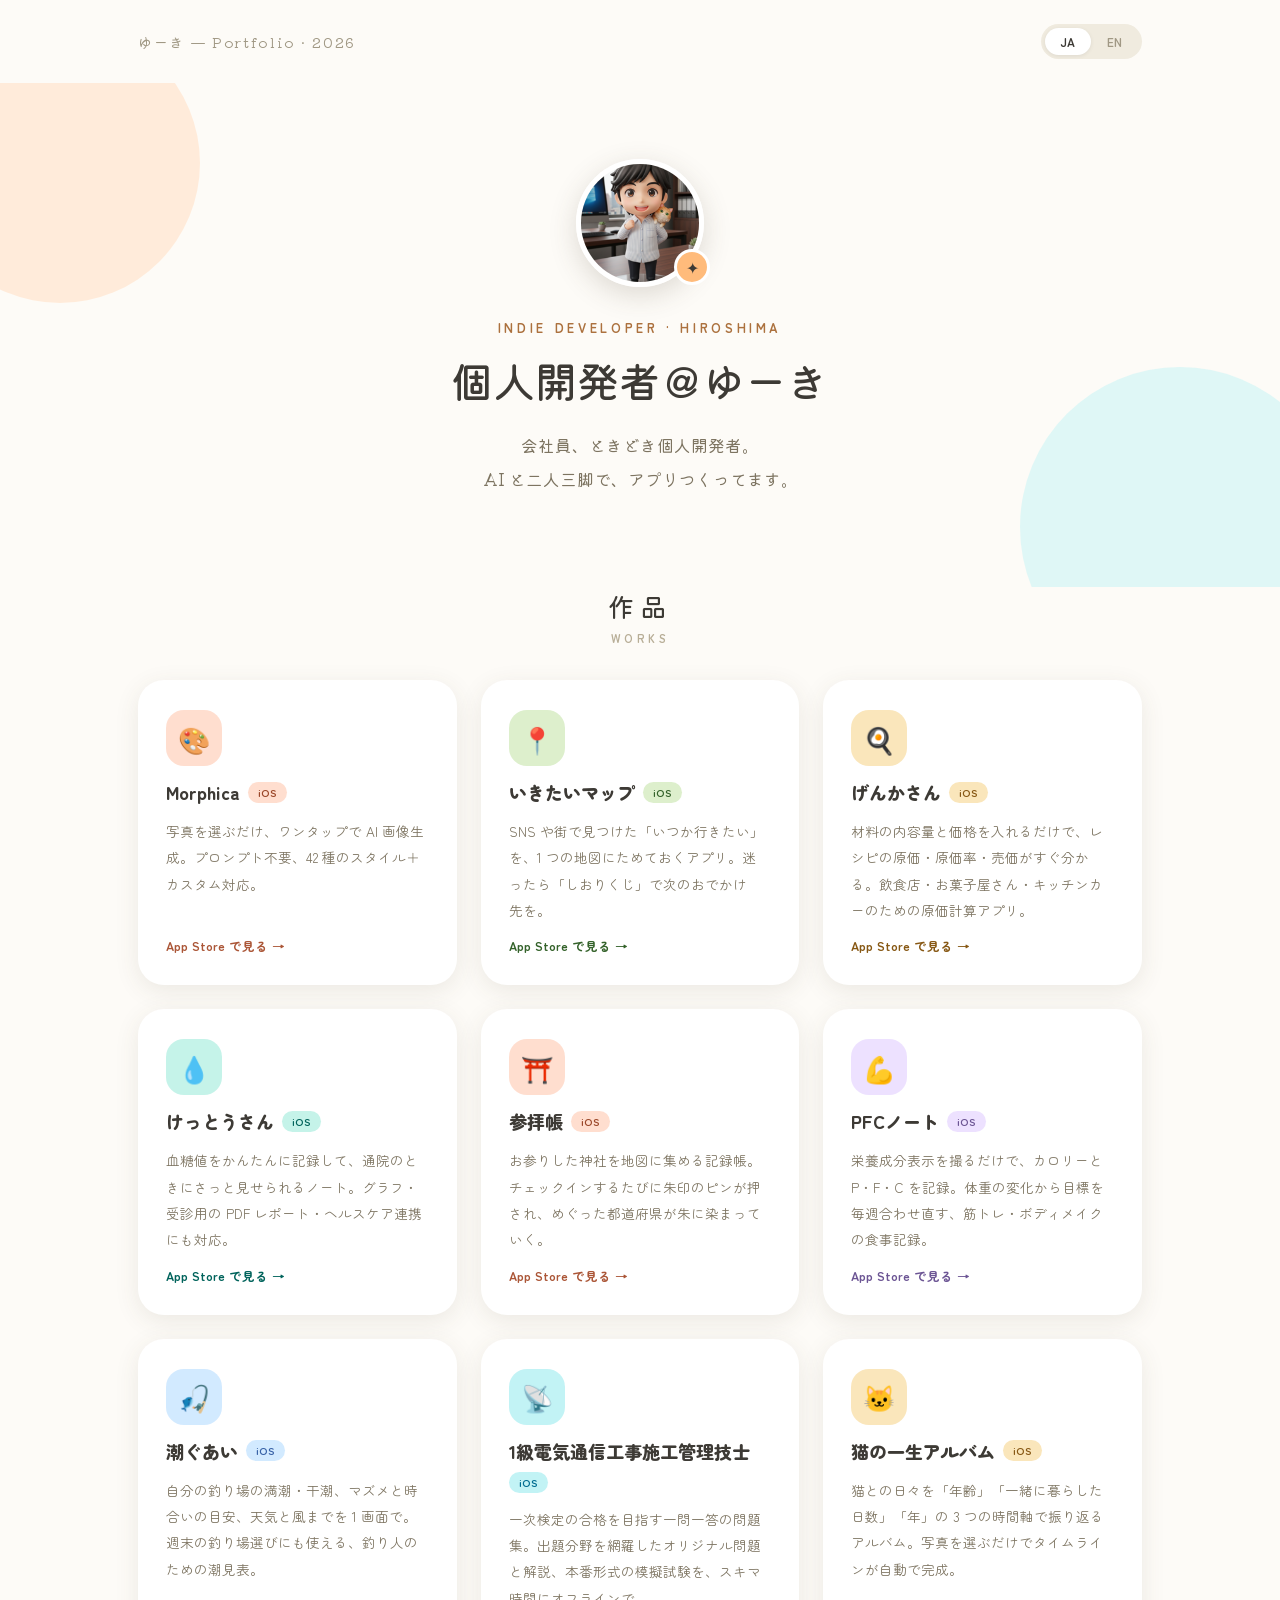
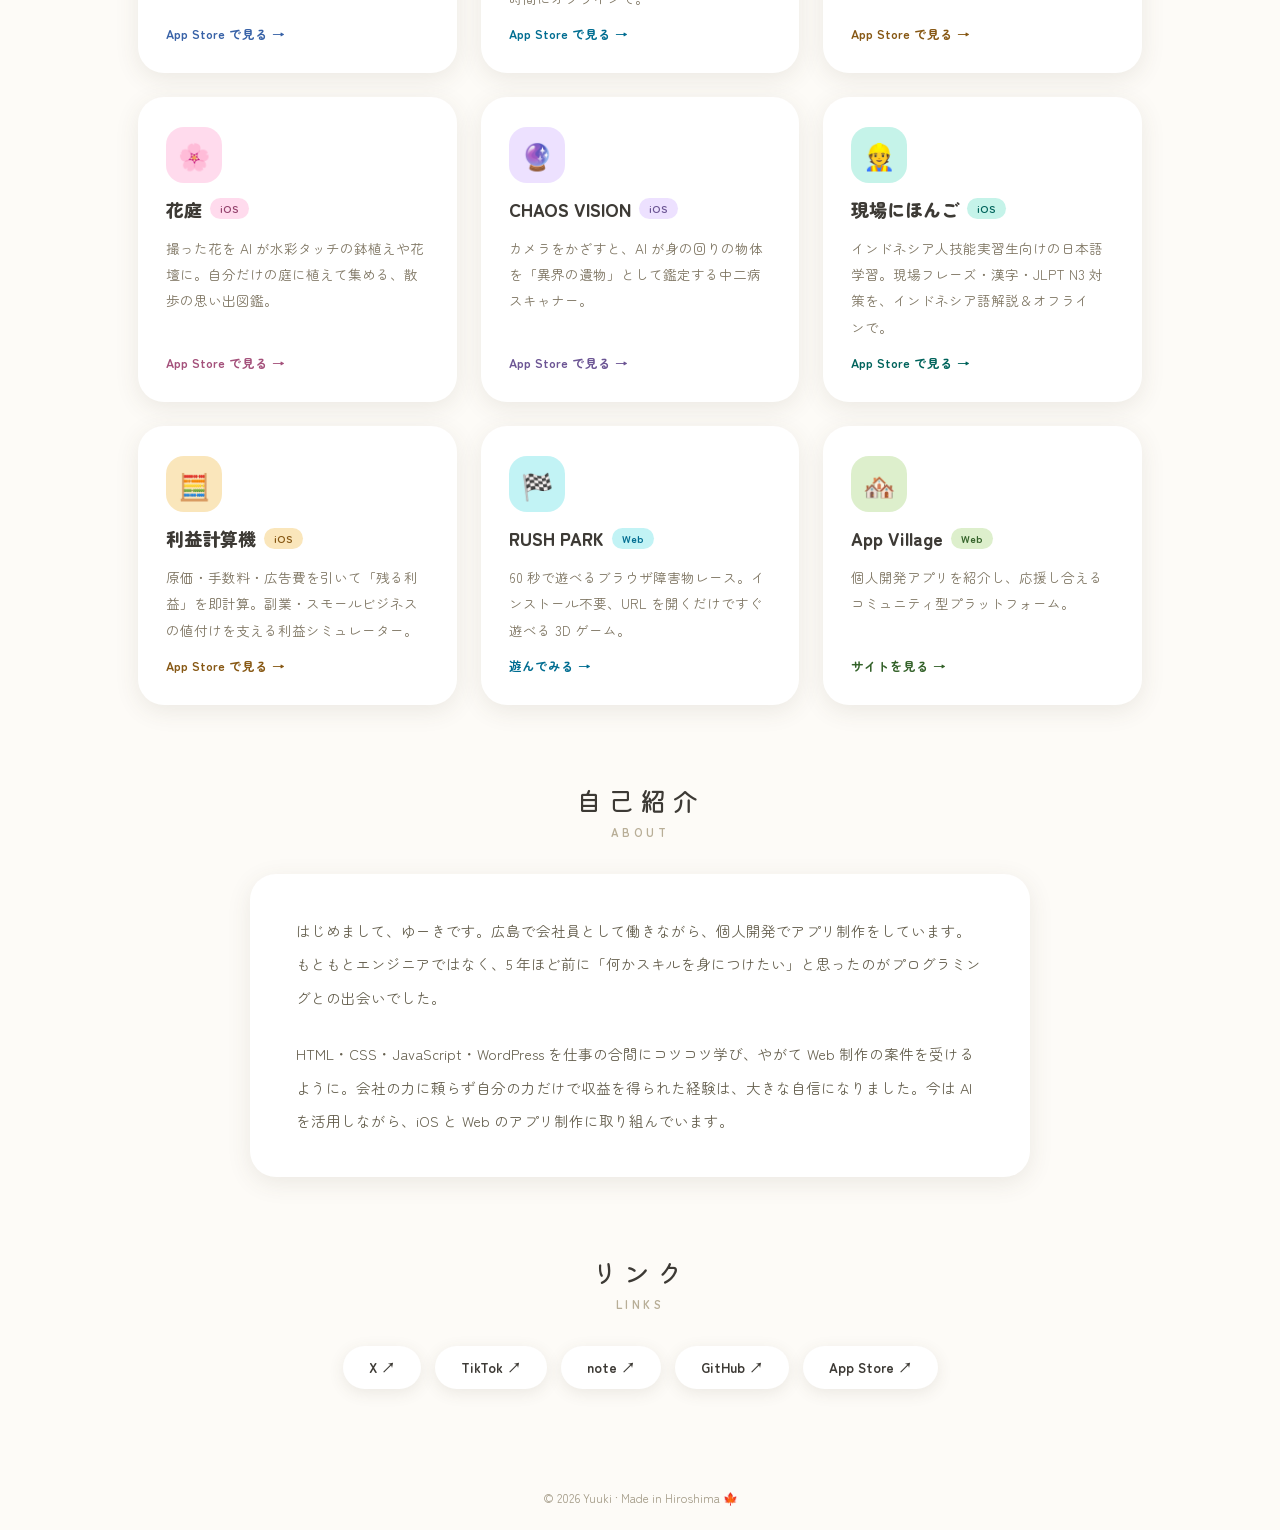
<file: index.html>
<!doctype html>
<html lang="ja">
<head>
<!-- cspell:ignore Yuuki Morphica palt topbar nums chuunibyou Maru -->
<meta charset="utf-8">
<meta name="viewport" content="width=device-width, initial-scale=1">
<title>ゆーき — Indie Developer</title>
<meta name="description" content="個人開発者＠ゆーき のポートフォリオ。広島で会社員をしながら、iOS と Web のアプリを作っています。">
<meta name="theme-color" content="#fdfbf7">

<meta property="og:type" content="website">
<meta property="og:title" content="個人開発者＠ゆーき — Portfolio">
<meta property="og:description" content="会社員、ときどき個人開発者。AI と二人三脚で、アプリつくってます。">
<meta property="og:image" content="assets/avatar.png">
<meta name="twitter:card" content="summary">

<link rel="icon" type="image/png" href="assets/avatar.png">
<link rel="apple-touch-icon" href="assets/avatar.png">

<link rel="preconnect" href="https://fonts.googleapis.com">
<link rel="preconnect" href="https://fonts.gstatic.com" crossorigin>
<link href="https://fonts.googleapis.com/css2?family=Zen+Maru+Gothic:wght@400;500;700;900&family=Kiwi+Maru:wght@300;400;500&display=swap" rel="stylesheet">
<style>
:root {
  --bg: #fdfbf7;
  --card: #fff;
  --ink: #3d3a35;
  --ink-2: #66604f;
  --ink-3: #7d7461;
  --muted: #a09884;
  --label: #b8ae97;
  --chip-bg: #f0ebdf;
  --shadow: 0 6px 24px rgba(80,68,48,.1);
  --shadow-hover: 0 14px 34px rgba(80,68,48,.16);
  --accent: oklch(0.6 0.1 60);
}

* { box-sizing: border-box; }
html { scroll-behavior: smooth; }
html, body { margin: 0; padding: 0; }
body {
  font-family: "Kiwi Maru", "Hiragino Maru Gothic ProN", serif;
  background: var(--bg);
  color: var(--ink);
  -webkit-font-smoothing: antialiased;
  text-rendering: optimizeLegibility;
  min-height: 100vh;
}
::selection { background: oklch(0.85 0.12 60 / 0.35); }
a { color: inherit; text-decoration: none; }
a:focus-visible, button:focus-visible { outline: 2px solid var(--accent); outline-offset: 4px; border-radius: 4px; }

html[data-lang="ja"] .i18n-en,
html[data-lang="en"] .i18n-ja { display: none; }

.gothic { font-family: "Zen Maru Gothic", "Hiragino Maru Gothic ProN", sans-serif; }

/* topbar */
.topbar {
  display: flex; align-items: center; justify-content: space-between;
  padding: 24px 48px; max-width: 1100px; margin: 0 auto;
}
.topbar-label { font-size: 14px; letter-spacing: .12em; color: var(--muted); }
.lang-switch {
  display: flex; background: var(--chip-bg); border-radius: 999px; padding: 4px;
  font-family: "Zen Maru Gothic", sans-serif; font-size: 12px; font-weight: 700;
  border: none; cursor: pointer; color: inherit;
}
.lang-switch span { padding: 5px 16px; border-radius: 999px; color: var(--muted); transition: all .2s ease; }
html[data-lang="ja"] .lang-switch .opt-ja,
html[data-lang="en"] .lang-switch .opt-en {
  background: #fff; color: var(--ink); box-shadow: 0 1px 4px rgba(0,0,0,.08);
}

/* hero */
.hero { position: relative; padding: 76px 48px 90px; text-align: center; overflow: hidden; }
.blob { position: absolute; border-radius: 50%; pointer-events: none; }
.blob-1 { top: -60px; left: -80px; width: 280px; height: 280px; background: oklch(0.93 0.05 60); opacity: .6; }
.blob-2 { bottom: -100px; right: -60px; width: 320px; height: 320px; background: oklch(0.93 0.05 200); opacity: .5; }
.hero-inner { position: relative; }
.avatar-wrap { display: inline-block; position: relative; margin-bottom: 26px; }
.avatar {
  width: 128px; height: 128px; border-radius: 50%; border: 5px solid #fff;
  box-shadow: 0 8px 28px rgba(80,68,48,.18); display: block; object-fit: cover;
}
.avatar-badge {
  position: absolute; right: -6px; bottom: 2px; width: 36px; height: 36px;
  background: oklch(0.85 0.12 60); border: 3px solid #fff; border-radius: 50%;
  display: grid; place-items: center; font-size: 16px;
}
.hero-kicker {
  font-size: 13px; letter-spacing: .28em; color: var(--accent);
  font-family: "Zen Maru Gothic", sans-serif; font-weight: 700; margin-bottom: 14px;
}
.hero-name { font-size: clamp(30px, 5vw, 42px); font-weight: 500; line-height: 1.4; margin: 0; }
.hero-tagline { font-size: 16.5px; line-height: 2.1; margin: 18px 0 0; color: var(--ink-3); text-wrap: pretty; }

/* sections */
.section { padding: 0 48px 76px; max-width: 1100px; margin: 0 auto; }
.sec-head { text-align: center; margin-bottom: 34px; }
.sec-head .ja { font-size: 26px; font-weight: 500; letter-spacing: .24em; }
.sec-head .en {
  font-size: 11.5px; letter-spacing: .3em; color: var(--label);
  font-family: "Zen Maru Gothic", sans-serif; font-weight: 700; margin-top: 6px;
}

/* works */
.works {
  display: grid; grid-template-columns: repeat(auto-fit, minmax(260px, 1fr)); gap: 24px;
  font-family: "Zen Maru Gothic", sans-serif;
}
.work {
  background: var(--card); border-radius: 26px; padding: 30px 28px;
  box-shadow: var(--shadow); display: flex; flex-direction: column; gap: 13px;
  transition: transform .25s ease, box-shadow .25s ease;
}
.work:hover { transform: translateY(-6px); box-shadow: var(--shadow-hover); }
.work-icon { width: 56px; height: 56px; border-radius: 18px; display: grid; place-items: center; font-size: 26px; }
.work-title { display: flex; align-items: center; gap: 8px; flex-wrap: wrap; }
.work-name { font-size: 18px; font-weight: 900; }
.work-pl { font-size: 10.5px; font-weight: 700; padding: 3px 10px; border-radius: 999px; }
.work-desc { font-size: 13.5px; line-height: 1.95; color: var(--ink-3); text-wrap: pretty; }
.work-cta { margin-top: auto; font-size: 12.5px; font-weight: 700; }

.tint-warm  { background: oklch(0.93 0.05 40); }  .tint-warm.tx  { color: oklch(0.5 0.12 40); }
.tint-cool  { background: oklch(0.93 0.05 200); } .tint-cool.tx  { color: oklch(0.5 0.1 230); }
.tint-green { background: oklch(0.93 0.05 130); } .tint-green.tx { color: oklch(0.45 0.1 140); }
.tint-pink  { background: oklch(0.93 0.05 350); } .tint-pink.tx  { color: oklch(0.5 0.12 350); }
.tint-violet { background: oklch(0.93 0.05 300); } .tint-violet.tx { color: oklch(0.5 0.1 300); }
.tint-teal  { background: oklch(0.93 0.05 180); } .tint-teal.tx  { color: oklch(0.45 0.08 185); }
.tint-amber { background: oklch(0.93 0.06 85); }  .tint-amber.tx { color: oklch(0.5 0.1 70); }
.tint-blue  { background: oklch(0.93 0.05 255); } .tint-blue.tx  { color: oklch(0.5 0.12 260); }
.cta-warm  { color: oklch(0.55 0.12 40); }
.cta-cool  { color: oklch(0.5 0.1 230); }
.cta-green { color: oklch(0.45 0.1 140); }
.cta-pink  { color: oklch(0.55 0.12 350); }
.cta-violet { color: oklch(0.5 0.1 300); }
.cta-teal  { color: oklch(0.45 0.08 185); }
.cta-amber { color: oklch(0.5 0.1 70); }
.cta-blue  { color: oklch(0.5 0.12 260); }

/* about */
.about-card {
  background: var(--card); border-radius: 26px; padding: 40px 46px;
  box-shadow: var(--shadow); max-width: 780px; margin: 0 auto;
  font-size: 14.5px; line-height: 2.3; color: var(--ink-2);
  font-family: "Zen Maru Gothic", sans-serif; text-wrap: pretty;
}
.about-card p { margin: 0; }
.about-card p + p { margin-top: 1.6em; }

/* links */
.links-row {
  display: flex; gap: 14px; flex-wrap: wrap; justify-content: center;
  font-family: "Zen Maru Gothic", sans-serif;
}
.link-pill {
  padding: 11px 26px; background: var(--card); border-radius: 999px;
  font-size: 13.5px; font-weight: 700; box-shadow: 0 4px 16px rgba(80,68,48,.1);
  transition: transform .2s ease, box-shadow .2s ease;
}
.link-pill:hover { transform: translateY(-3px); box-shadow: 0 8px 22px rgba(80,68,48,.16); }

/* footer */
.foot {
  padding: 24px 48px; text-align: center; font-size: 12px; color: var(--muted);
  font-family: "Zen Maru Gothic", sans-serif;
}

/* reveal */
.reveal { opacity: 0; transform: translateY(12px); transition: opacity 800ms cubic-bezier(.2,.7,.2,1), transform 800ms cubic-bezier(.2,.7,.2,1); }
.reveal.in { opacity: 1; transform: none; }
@media (prefers-reduced-motion: reduce) {
  .reveal { opacity: 1; transform: none; transition: none; }
  .work, .link-pill { transition: none; }
}

@media (max-width: 560px) {
  .topbar { padding: 20px 22px; }
  .hero { padding: 56px 22px 70px; }
  .section { padding: 0 22px 64px; }
  .about-card { padding: 30px 26px; }
}
</style>
</head>
<body>

<script>
(function () {
  var l = localStorage.getItem('yk-lang') || 'ja';
  document.documentElement.setAttribute('data-lang', l);
  document.documentElement.setAttribute('lang', l);
})();
</script>

<header class="topbar reveal">
  <span class="topbar-label">ゆーき — Portfolio · 2026</span>
  <button class="lang-switch" id="langToggle" aria-label="Toggle language">
    <span class="opt-ja">JA</span><span class="opt-en">EN</span>
  </button>
</header>

<section class="hero reveal">
  <div class="blob blob-1"></div>
  <div class="blob blob-2"></div>
  <div class="hero-inner">
    <div class="avatar-wrap">
      <img class="avatar" src="assets/avatar.png" alt="Yuuki" width="128" height="128">
      <div class="avatar-badge">✦</div>
    </div>
    <div class="hero-kicker">INDIE DEVELOPER · HIROSHIMA</div>
    <h1 class="hero-name">
      <span class="i18n-ja">個人開発者＠ゆーき</span>
      <span class="i18n-en">Yuuki — Indie Developer</span>
    </h1>
    <p class="hero-tagline">
      <span class="i18n-ja">会社員、ときどき個人開発者。<br>AI と二人三脚で、アプリつくってます。</span>
      <span class="i18n-en">Full-time employee, sometimes indie developer.<br>Building apps side by side with AI.</span>
    </p>
  </div>
</section>

<section class="section reveal" id="works">
  <div class="sec-head">
    <div class="ja"><span class="i18n-ja">作品</span><span class="i18n-en">Works</span></div>
    <div class="en">WORKS</div>
  </div>
  <div class="works">
    <a class="work" href="https://apps.apple.com/jp/app/ai%E7%94%BB%E5%83%8F%E7%94%9F%E6%88%90-morphica/id6755958732" target="_blank" rel="noopener">
      <div class="work-icon tint-warm">🎨</div>
      <div class="work-title">
        <span class="work-name">Morphica</span>
        <span class="work-pl tint-warm tx">iOS</span>
      </div>
      <div class="work-desc">
        <span class="i18n-ja">写真を選ぶだけ、ワンタップで AI 画像生成。プロンプト不要、42 種のスタイル＋カスタム対応。</span>
        <span class="i18n-en">Turn photos into AI-generated art in a single tap. No prompt required — 42+ styles plus custom options.</span>
      </div>
      <div class="work-cta cta-warm">
        <span class="i18n-ja">App Store で見る →</span>
        <span class="i18n-en">View on App Store →</span>
      </div>
    </a>
    <a class="work" href="https://apps.apple.com/jp/app/%E3%81%84%E3%81%8D%E3%81%9F%E3%81%84%E3%83%9E%E3%83%83%E3%83%97-%E8%A1%8C%E3%81%8D%E3%81%9F%E3%81%84%E5%A0%B4%E6%89%80%E3%83%AA%E3%82%B9%E3%83%88%E3%82%92%E5%9C%B0%E5%9B%B3%E3%81%AB%E4%BF%9D%E5%AD%98/id6816359193" target="_blank" rel="noopener">
      <div class="work-icon tint-green">📍</div>
      <div class="work-title">
        <span class="work-name">いきたいマップ</span>
        <span class="work-pl tint-green tx">iOS</span>
      </div>
      <div class="work-desc">
        <span class="i18n-ja">SNS や街で見つけた「いつか行きたい」を、1 つの地図にためておくアプリ。迷ったら「しおりくじ」で次のおでかけ先を。</span>
        <span class="i18n-en">Save every café, restaurant, and getaway you want to visit someday on one map. Can't decide? Let the bookmark lottery pick your next outing.</span>
      </div>
      <div class="work-cta cta-green">
        <span class="i18n-ja">App Store で見る →</span>
        <span class="i18n-en">View on App Store →</span>
      </div>
    </a>
    <a class="work" href="https://apps.apple.com/jp/app/%E3%83%AC%E3%82%B7%E3%83%94%E5%8E%9F%E4%BE%A1%E8%A8%88%E7%AE%97-%E3%81%92%E3%82%93%E3%81%8B%E3%81%95%E3%82%93/id6808906307" target="_blank" rel="noopener">
      <div class="work-icon tint-amber">🍳</div>
      <div class="work-title">
        <span class="work-name">げんかさん</span>
        <span class="work-pl tint-amber tx">iOS</span>
      </div>
      <div class="work-desc">
        <span class="i18n-ja">材料の内容量と価格を入れるだけで、レシピの原価・原価率・売価がすぐ分かる。飲食店・お菓子屋さん・キッチンカーのための原価計算アプリ。</span>
        <span class="i18n-en">Enter each ingredient's package size and price to instantly see a recipe's cost, cost ratio, and selling price — recipe costing for restaurants, sweet shops, and food trucks.</span>
      </div>
      <div class="work-cta cta-amber">
        <span class="i18n-ja">App Store で見る →</span>
        <span class="i18n-en">View on App Store →</span>
      </div>
    </a>
    <a class="work" href="https://apps.apple.com/jp/app/%E8%A1%80%E7%B3%96%E5%80%A4%E3%83%8E%E3%83%BC%E3%83%88-%E3%81%91%E3%81%A3%E3%81%A8%E3%81%86%E3%81%95%E3%82%93/id6809083928" target="_blank" rel="noopener">
      <div class="work-icon tint-teal">💧</div>
      <div class="work-title">
        <span class="work-name">けっとうさん</span>
        <span class="work-pl tint-teal tx">iOS</span>
      </div>
      <div class="work-desc">
        <span class="i18n-ja">血糖値をかんたんに記録して、通院のときにさっと見せられるノート。グラフ・受診用の PDF レポート・ヘルスケア連携にも対応。</span>
        <span class="i18n-en">Log your blood glucose in a few taps and show it at your next checkup. Graphs, PDF reports for your doctor, and Apple Health sync included.</span>
      </div>
      <div class="work-cta cta-teal">
        <span class="i18n-ja">App Store で見る →</span>
        <span class="i18n-en">View on App Store →</span>
      </div>
    </a>
    <a class="work" href="https://apps.apple.com/jp/app/%E5%8F%82%E6%8B%9D%E5%B8%B3-%E7%A5%9E%E7%A4%BE%E5%B7%A1%E3%82%8A%E3%81%A8%E5%BE%A1%E6%9C%B1%E5%8D%B0%E3%81%AE%E8%A8%98%E9%8C%B2%E5%9C%B0%E5%9B%B3/id6811899230" target="_blank" rel="noopener">
      <div class="work-icon tint-warm">⛩️</div>
      <div class="work-title">
        <span class="work-name">参拝帳</span>
        <span class="work-pl tint-warm tx">iOS</span>
      </div>
      <div class="work-desc">
        <span class="i18n-ja">お参りした神社を地図に集める記録帳。チェックインするたびに朱印のピンが押され、めぐった都道府県が朱に染まっていく。</span>
        <span class="i18n-en">A journal that collects the shrines you've visited on a map. Every check-in stamps a vermilion pin, and prefecture by prefecture, your map fills with color.</span>
      </div>
      <div class="work-cta cta-warm">
        <span class="i18n-ja">App Store で見る →</span>
        <span class="i18n-en">View on App Store →</span>
      </div>
    </a>
    <a class="work" href="https://apps.apple.com/jp/app/pfc%E3%83%8E%E3%83%BC%E3%83%88-%E7%AD%8B%E3%83%88%E3%83%AC%E3%81%A8%E3%83%9C%E3%83%87%E3%82%A3%E3%83%A1%E3%82%A4%E3%82%AF%E3%81%AE%E9%A3%9F%E4%BA%8B%E8%A8%98%E9%8C%B2/id6821732306" target="_blank" rel="noopener">
      <div class="work-icon tint-violet">💪</div>
      <div class="work-title">
        <span class="work-name">PFCノート</span>
        <span class="work-pl tint-violet tx">iOS</span>
      </div>
      <div class="work-desc">
        <span class="i18n-ja">栄養成分表示を撮るだけで、カロリーと P・F・C を記録。体重の変化から目標を毎週合わせ直す、筋トレ・ボディメイクの食事記録。</span>
        <span class="i18n-en">Snap a nutrition label to log calories and macros. Your targets re-tune every week to your weight trend — a food log for lifting and physique goals.</span>
      </div>
      <div class="work-cta cta-violet">
        <span class="i18n-ja">App Store で見る →</span>
        <span class="i18n-en">View on App Store →</span>
      </div>
    </a>
    <a class="work" href="https://apps.apple.com/jp/app/%E6%BD%AE%E3%81%90%E3%81%82%E3%81%84-%E9%87%A3%E3%82%8A%E5%A0%B4%E3%81%AE%E6%BD%AE%E8%A6%8B%E8%A1%A8%E3%81%A8%E5%A4%A9%E6%B0%97-%E3%83%9E%E3%82%BA%E3%83%A1/id6824173352" target="_blank" rel="noopener">
      <div class="work-icon tint-blue">🎣</div>
      <div class="work-title">
        <span class="work-name">潮ぐあい</span>
        <span class="work-pl tint-blue tx">iOS</span>
      </div>
      <div class="work-desc">
        <span class="i18n-ja">自分の釣り場の満潮・干潮、マズメと時合いの目安、天気と風までを 1 画面で。週末の釣り場選びにも使える、釣り人のための潮見表。</span>
        <span class="i18n-en">Tides for your own fishing spots — highs, lows, dawn and dusk bite windows, weather, and wind on one screen. A tide table for anglers that helps you pick this weekend's spot.</span>
      </div>
      <div class="work-cta cta-blue">
        <span class="i18n-ja">App Store で見る →</span>
        <span class="i18n-en">View on App Store →</span>
      </div>
    </a>
    <a class="work" href="https://apps.apple.com/jp/app/1%E7%B4%9A%E9%9B%BB%E6%B0%97%E9%80%9A%E4%BF%A1%E5%B7%A5%E4%BA%8B%E6%96%BD%E5%B7%A5%E7%AE%A1%E7%90%86%E6%8A%80%E5%A3%AB-%E4%B8%80%E5%95%8F%E4%B8%80%E7%AD%94/id6808555127" target="_blank" rel="noopener">
      <div class="work-icon tint-cool">📡</div>
      <div class="work-title">
        <span class="work-name">1級電気通信工事施工管理技士</span>
        <span class="work-pl tint-cool tx">iOS</span>
      </div>
      <div class="work-desc">
        <span class="i18n-ja">一次検定の合格を目指す一問一答の問題集。出題分野を網羅したオリジナル問題と解説、本番形式の模擬試験を、スキマ時間にオフラインで。</span>
        <span class="i18n-en">Q&amp;A drills for the first-stage exam of Japan's Grade 1 Telecommunications Construction Management Engineer certification — original questions with explanations and mock exams, fully offline.</span>
      </div>
      <div class="work-cta cta-cool">
        <span class="i18n-ja">App Store で見る →</span>
        <span class="i18n-en">View on App Store →</span>
      </div>
    </a>
    <a class="work" href="https://apps.apple.com/jp/app/%E7%8C%AB%E3%81%AE%E4%B8%80%E7%94%9F%E3%82%A2%E3%83%AB%E3%83%90%E3%83%A0/id6801978439" target="_blank" rel="noopener">
      <div class="work-icon tint-amber">🐱</div>
      <div class="work-title">
        <span class="work-name">猫の一生アルバム</span>
        <span class="work-pl tint-amber tx">iOS</span>
      </div>
      <div class="work-desc">
        <span class="i18n-ja">猫との日々を「年齢」「一緒に暮らした日数」「年」の 3 つの時間軸で振り返るアルバム。写真を選ぶだけでタイムラインが自動で完成。</span>
        <span class="i18n-en">An album that looks back on life with your cat along three timelines — age, days together, and year. Pick photos and the timeline builds itself.</span>
      </div>
      <div class="work-cta cta-amber">
        <span class="i18n-ja">App Store で見る →</span>
        <span class="i18n-en">View on App Store →</span>
      </div>
    </a>
    <a class="work" href="https://apps.apple.com/jp/app/%E8%8A%B1%E5%BA%AD-%E6%92%AE%E3%81%A3%E3%81%9F%E8%8A%B1%E3%81%A7%E8%82%B2%E3%81%A6%E3%82%8B%E6%B0%B4%E5%BD%A9%E3%81%AE%E5%BA%AD%E5%9B%B3%E9%91%91/id6788674858" target="_blank" rel="noopener">
      <div class="work-icon tint-pink">🌸</div>
      <div class="work-title">
        <span class="work-name">花庭</span>
        <span class="work-pl tint-pink tx">iOS</span>
      </div>
      <div class="work-desc">
        <span class="i18n-ja">撮った花を AI が水彩タッチの鉢植えや花壇に。自分だけの庭に植えて集める、散歩の思い出図鑑。</span>
        <span class="i18n-en">Snap a flower and AI turns it into a watercolor planter for your own little garden — a keepsake album of your walks.</span>
      </div>
      <div class="work-cta cta-pink">
        <span class="i18n-ja">App Store で見る →</span>
        <span class="i18n-en">View on App Store →</span>
      </div>
    </a>
    <a class="work" href="https://apps.apple.com/jp/app/chaos-vision-%E4%B8%AD%E4%BA%8C%E7%97%85%E3%82%B9%E3%82%AD%E3%83%A3%E3%83%8A%E3%83%BC/id6751190965" target="_blank" rel="noopener">
      <div class="work-icon tint-violet">🔮</div>
      <div class="work-title">
        <span class="work-name">CHAOS VISION</span>
        <span class="work-pl tint-violet tx">iOS</span>
      </div>
      <div class="work-desc">
        <span class="i18n-ja">カメラをかざすと、AI が身の回りの物体を「異界の遺物」として鑑定する中二病スキャナー。</span>
        <span class="i18n-en">A chuunibyou scanner — point your camera at everyday objects and AI unveils them as relics from another world.</span>
      </div>
      <div class="work-cta cta-violet">
        <span class="i18n-ja">App Store で見る →</span>
        <span class="i18n-en">View on App Store →</span>
      </div>
    </a>
    <a class="work" href="https://apps.apple.com/jp/app/%E7%8F%BE%E5%A0%B4%E3%81%AB%E3%81%BB%E3%82%93%E3%81%94-%E3%82%A4%E3%83%B3%E3%83%89%E3%83%8D%E3%82%B7%E3%82%A2%E4%BA%BA%E5%90%91%E3%81%91%E6%97%A5%E6%9C%AC%E8%AA%9E%E5%AD%A6%E7%BF%92/id6754452794" target="_blank" rel="noopener">
      <div class="work-icon tint-teal">👷</div>
      <div class="work-title">
        <span class="work-name">現場にほんご</span>
        <span class="work-pl tint-teal tx">iOS</span>
      </div>
      <div class="work-desc">
        <span class="i18n-ja">インドネシア人技能実習生向けの日本語学習。現場フレーズ・漢字・JLPT N3 対策を、インドネシア語解説＆オフラインで。</span>
        <span class="i18n-en">Japanese for Indonesian technical-intern workers. On-site phrases, kanji, and JLPT N3 drills — explained in Indonesian, fully offline.</span>
      </div>
      <div class="work-cta cta-teal">
        <span class="i18n-ja">App Store で見る →</span>
        <span class="i18n-en">View on App Store →</span>
      </div>
    </a>
    <a class="work" href="https://apps.apple.com/jp/app/%E5%88%A9%E7%9B%8A%E8%A8%88%E7%AE%97%E6%A9%9F-%E5%89%AF%E6%A5%AD-%E3%82%B9%E3%83%A2%E3%83%BC%E3%83%AB%E3%83%93%E3%82%B8%E3%83%8D%E3%82%B9%E3%81%AE%E5%88%A9%E7%9B%8A%E3%82%B7%E3%83%9F%E3%83%A5%E3%83%AC%E3%83%BC%E3%82%BF%E3%83%BC/id6800319101" target="_blank" rel="noopener">
      <div class="work-icon tint-amber">🧮</div>
      <div class="work-title">
        <span class="work-name">利益計算機</span>
        <span class="work-pl tint-amber tx">iOS</span>
      </div>
      <div class="work-desc">
        <span class="i18n-ja">原価・手数料・広告費を引いて「残る利益」を即計算。副業・スモールビジネスの値付けを支える利益シミュレーター。</span>
        <span class="i18n-en">Subtract costs, fees, and ad spend to see what you actually keep — a profit simulator for side hustles and small businesses.</span>
      </div>
      <div class="work-cta cta-amber">
        <span class="i18n-ja">App Store で見る →</span>
        <span class="i18n-en">View on App Store →</span>
      </div>
    </a>
    <a class="work" href="https://rushpark-murex.vercel.app/?c=course-001" target="_blank" rel="noopener">
      <div class="work-icon tint-cool">🏁</div>
      <div class="work-title">
        <span class="work-name">RUSH PARK</span>
        <span class="work-pl tint-cool tx">Web</span>
      </div>
      <div class="work-desc">
        <span class="i18n-ja">60 秒で遊べるブラウザ障害物レース。インストール不要、URL を開くだけですぐ遊べる 3D ゲーム。</span>
        <span class="i18n-en">A 60-second obstacle race that runs in your browser. No install — open the URL and you're racing in 3D.</span>
      </div>
      <div class="work-cta cta-cool">
        <span class="i18n-ja">遊んでみる →</span>
        <span class="i18n-en">Play now →</span>
      </div>
    </a>
    <a class="work" href="https://www.app-village.jp/" target="_blank" rel="noopener">
      <div class="work-icon tint-green">🏘️</div>
      <div class="work-title">
        <span class="work-name">App Village</span>
        <span class="work-pl tint-green tx">Web</span>
      </div>
      <div class="work-desc">
        <span class="i18n-ja">個人開発アプリを紹介し、応援し合えるコミュニティ型プラットフォーム。</span>
        <span class="i18n-en">A community platform where indie devs showcase their apps and cheer each other on.</span>
      </div>
      <div class="work-cta cta-green">
        <span class="i18n-ja">サイトを見る →</span>
        <span class="i18n-en">Visit site →</span>
      </div>
    </a>
  </div>
</section>

<section class="section reveal" id="about">
  <div class="sec-head">
    <div class="ja"><span class="i18n-ja">自己紹介</span><span class="i18n-en">About</span></div>
    <div class="en">ABOUT</div>
  </div>
  <div class="about-card">
    <div class="i18n-ja">
      <p>はじめまして、ゆーきです。広島で会社員として働きながら、個人開発でアプリ制作をしています。もともとエンジニアではなく、5 年ほど前に「何かスキルを身につけたい」と思ったのがプログラミングとの出会いでした。</p>
      <p>HTML・CSS・JavaScript・WordPress を仕事の合間にコツコツ学び、やがて Web 制作の案件を受けるように。会社の力に頼らず自分の力だけで収益を得られた経験は、大きな自信になりました。今は AI を活用しながら、iOS と Web のアプリ制作に取り組んでいます。</p>
    </div>
    <div class="i18n-en">
      <p>Hi, I'm Yuuki. I work a full-time job in Hiroshima while building apps as an indie developer on the side. I didn't start out as an engineer — programming found me about five years ago, when I went looking for a skill to call my own.</p>
      <p>I studied HTML, CSS, JavaScript, and WordPress in the pockets between workdays, and eventually started taking on web production jobs — the first time I earned income entirely on my own. That experience became a quiet source of confidence. These days I build iOS and web apps with AI as my co-pilot.</p>
    </div>
  </div>
</section>

<section class="section reveal" id="links">
  <div class="sec-head">
    <div class="ja"><span class="i18n-ja">リンク</span><span class="i18n-en">Links</span></div>
    <div class="en">LINKS</div>
  </div>
  <div class="links-row">
    <a class="link-pill" href="https://x.com/hello__world_0" target="_blank" rel="noopener">X ↗</a>
    <a class="link-pill" href="https://www.tiktok.com/@morphica22" target="_blank" rel="noopener">TikTok ↗</a>
    <a class="link-pill" href="https://note.com/yuuki04050" target="_blank" rel="noopener">note ↗</a>
    <a class="link-pill" href="https://github.com/yuuki45" target="_blank" rel="noopener">GitHub ↗</a>
    <a class="link-pill" href="https://apps.apple.com/jp/developer/yuuki-odan/id1833891715" target="_blank" rel="noopener">App Store ↗</a>
  </div>
</section>

<footer class="foot reveal">© 2026 Yuuki · Made in Hiroshima 🍁</footer>

<script>
(function () {
  const root = document.documentElement;

  document.getElementById('langToggle')?.addEventListener('click', () => {
    const next = root.getAttribute('data-lang') === 'ja' ? 'en' : 'ja';
    root.setAttribute('data-lang', next);
    root.setAttribute('lang', next);
    localStorage.setItem('yk-lang', next);
  });

  const reveals = document.querySelectorAll('.reveal');
  reveals.forEach((el, i) => {
    el.style.transitionDelay = Math.min(i * 90, 700) + 'ms';
    requestAnimationFrame(() => requestAnimationFrame(() => el.classList.add('in')));
  });
})();
</script>

</body>
</html>
</file>
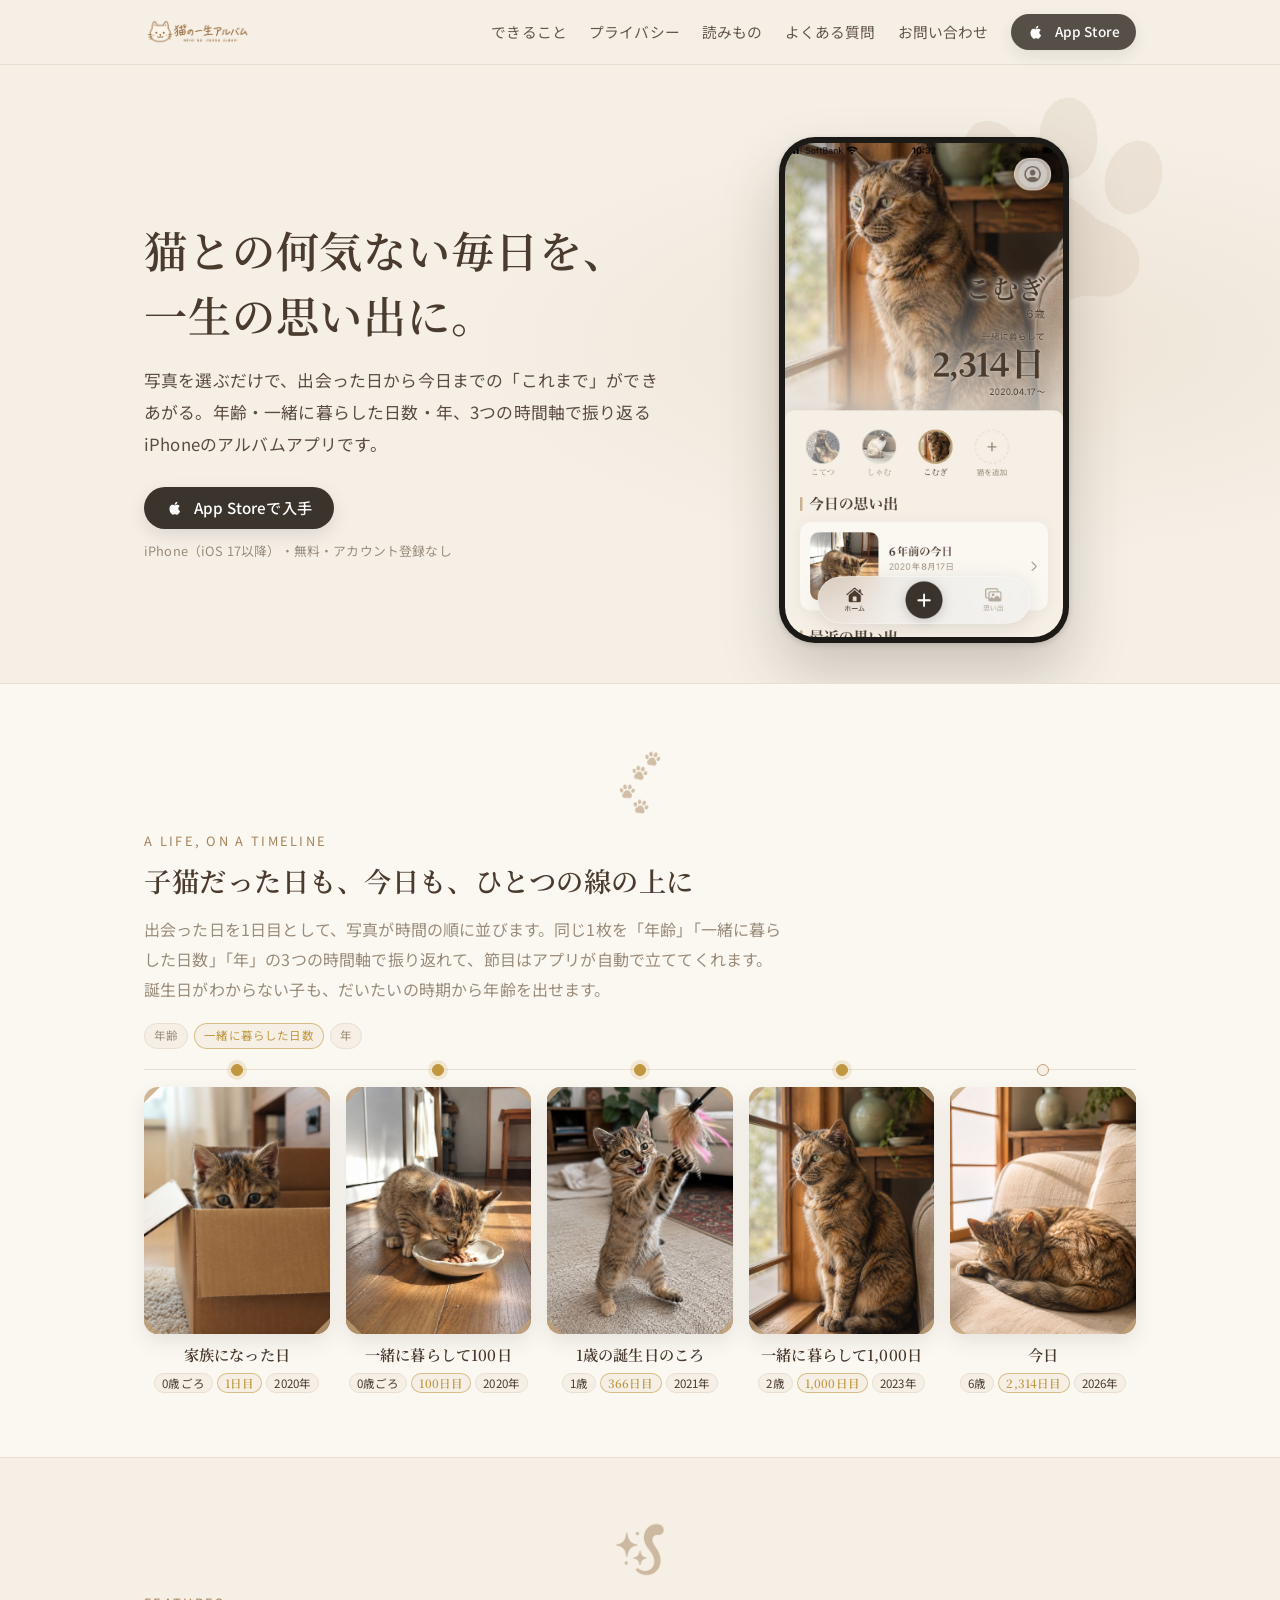
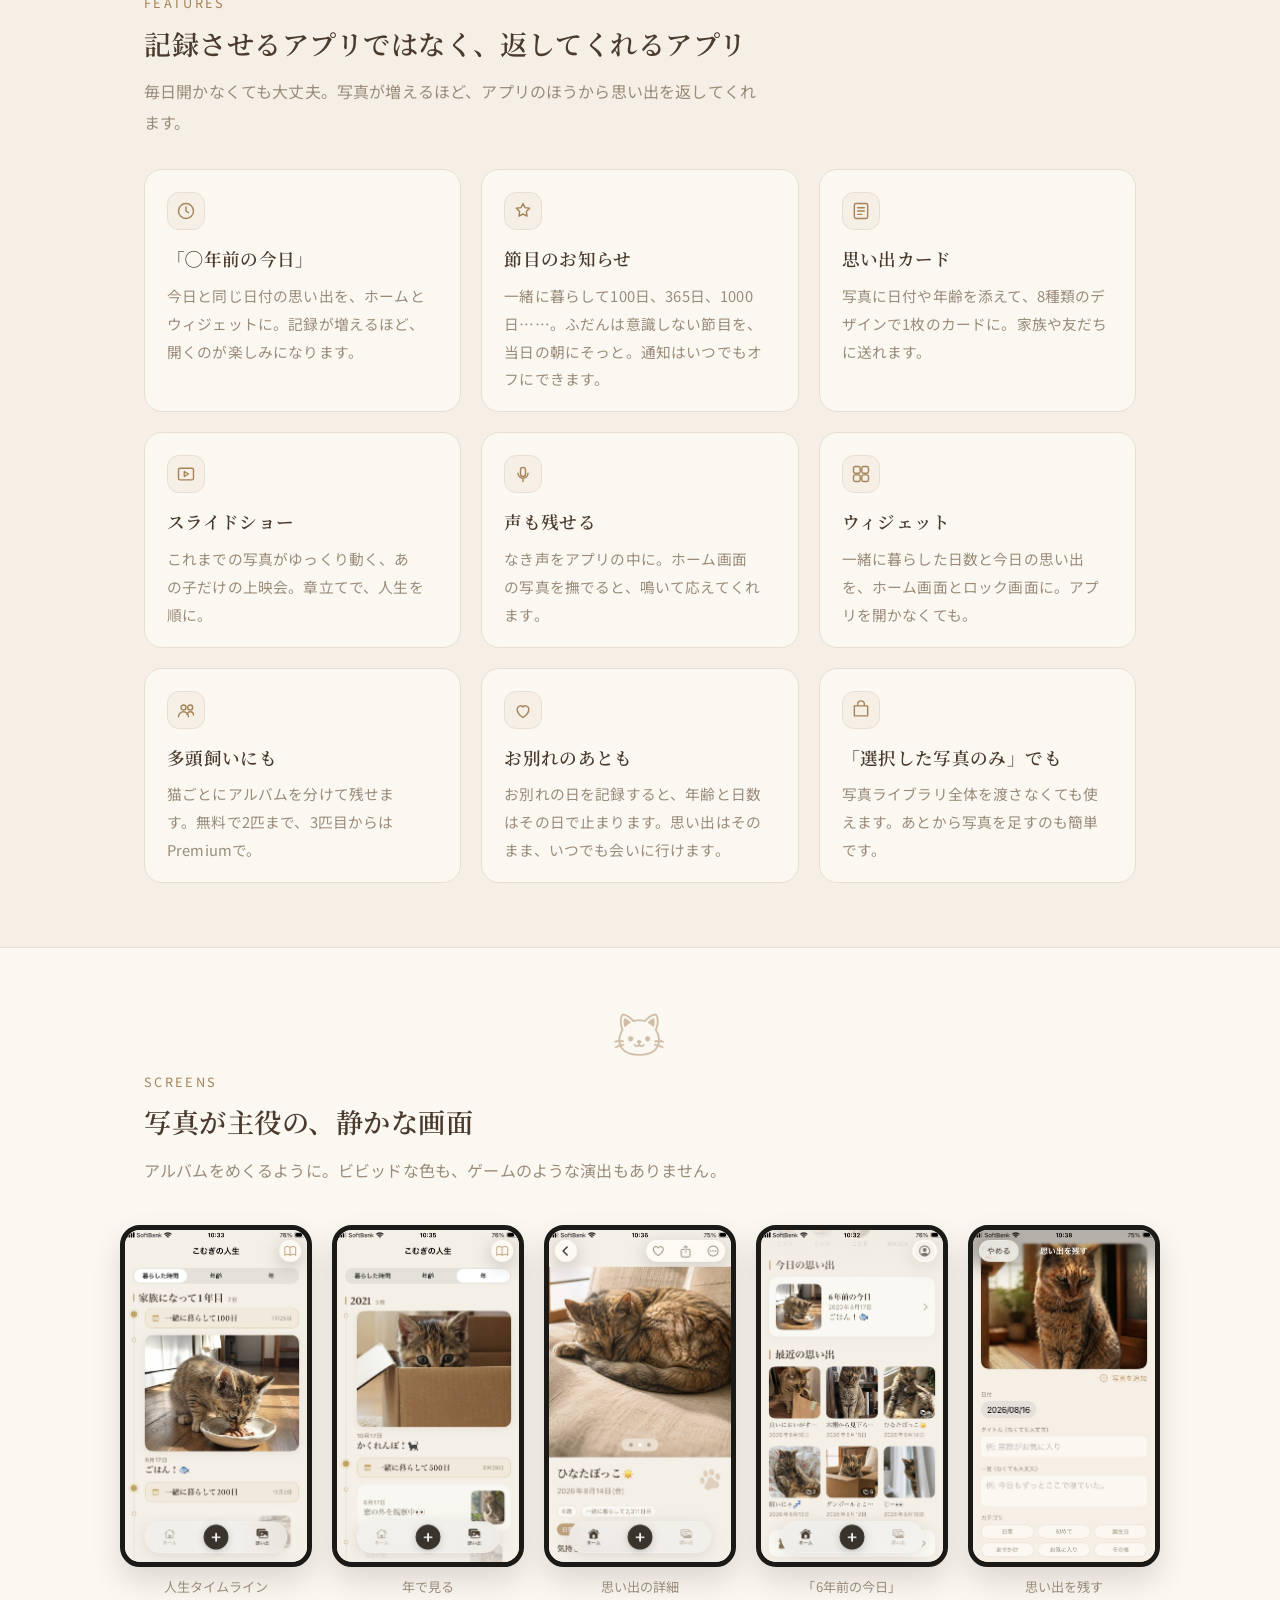
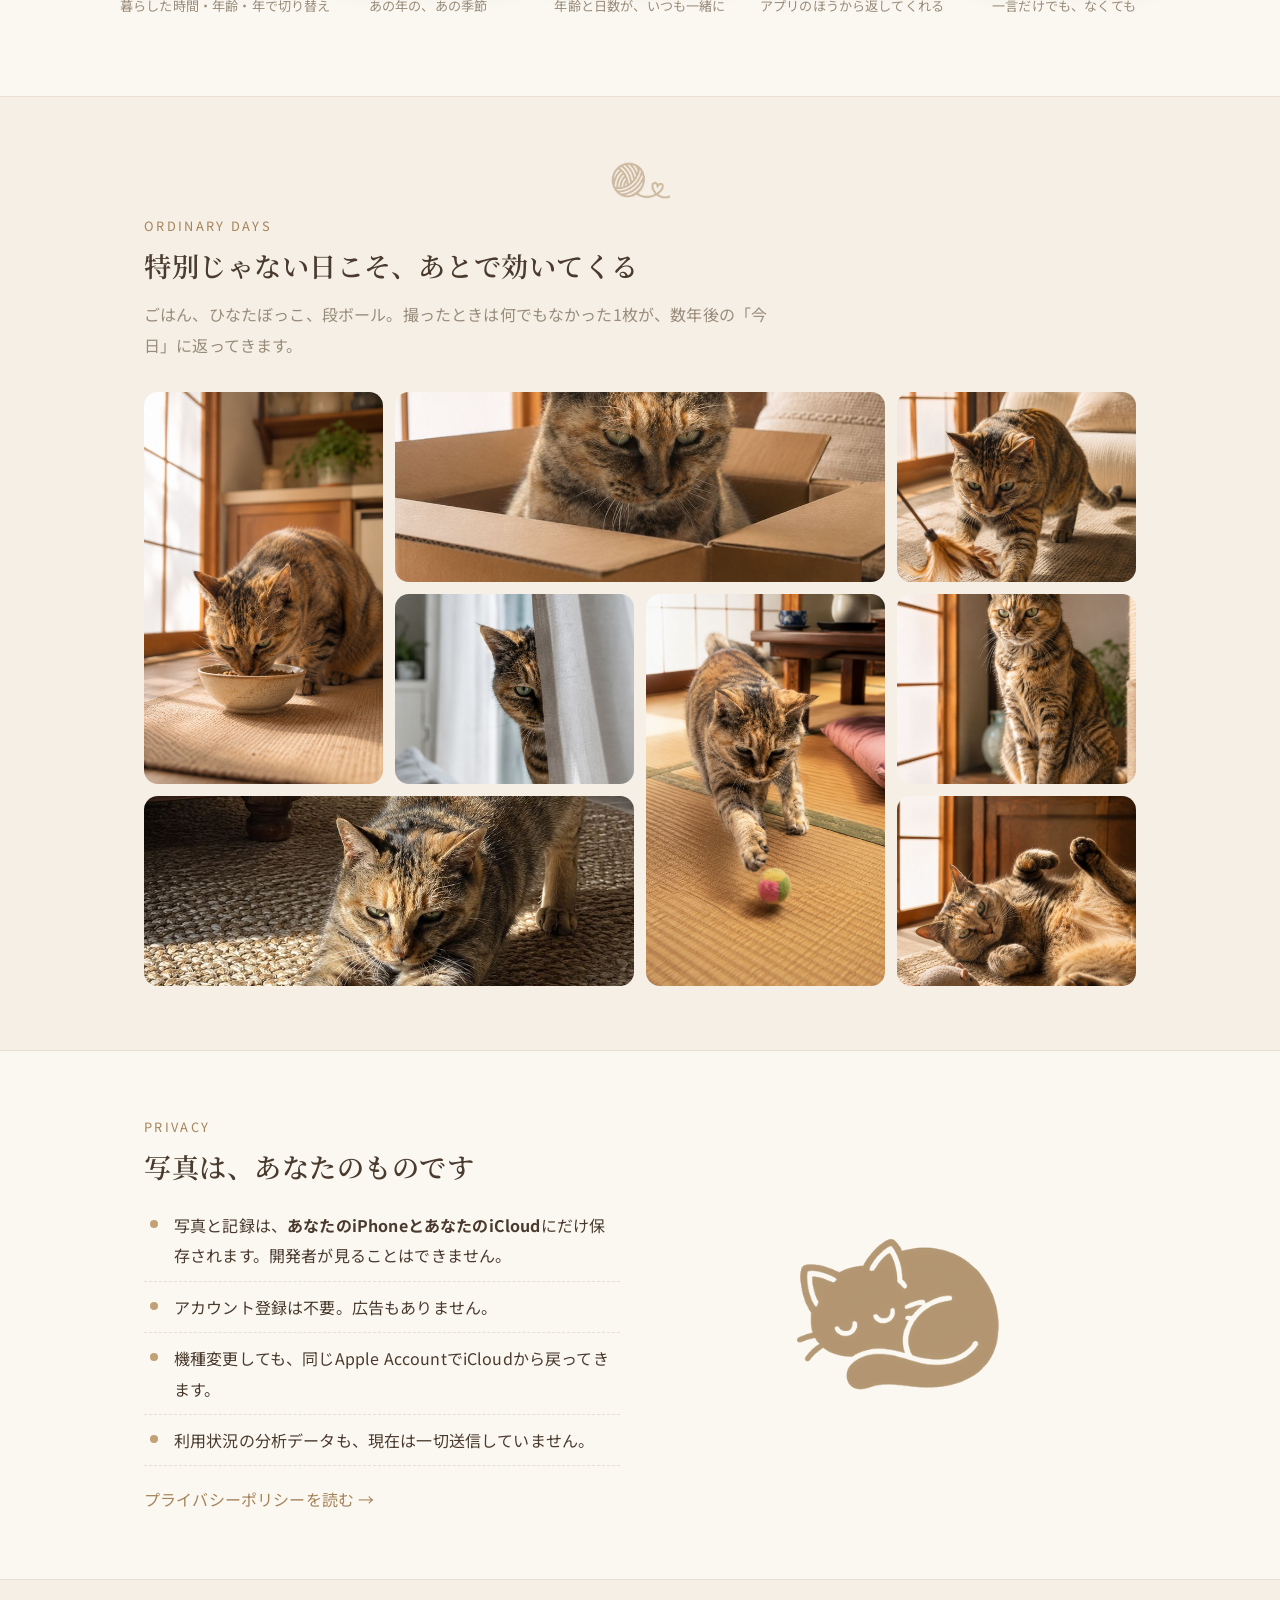
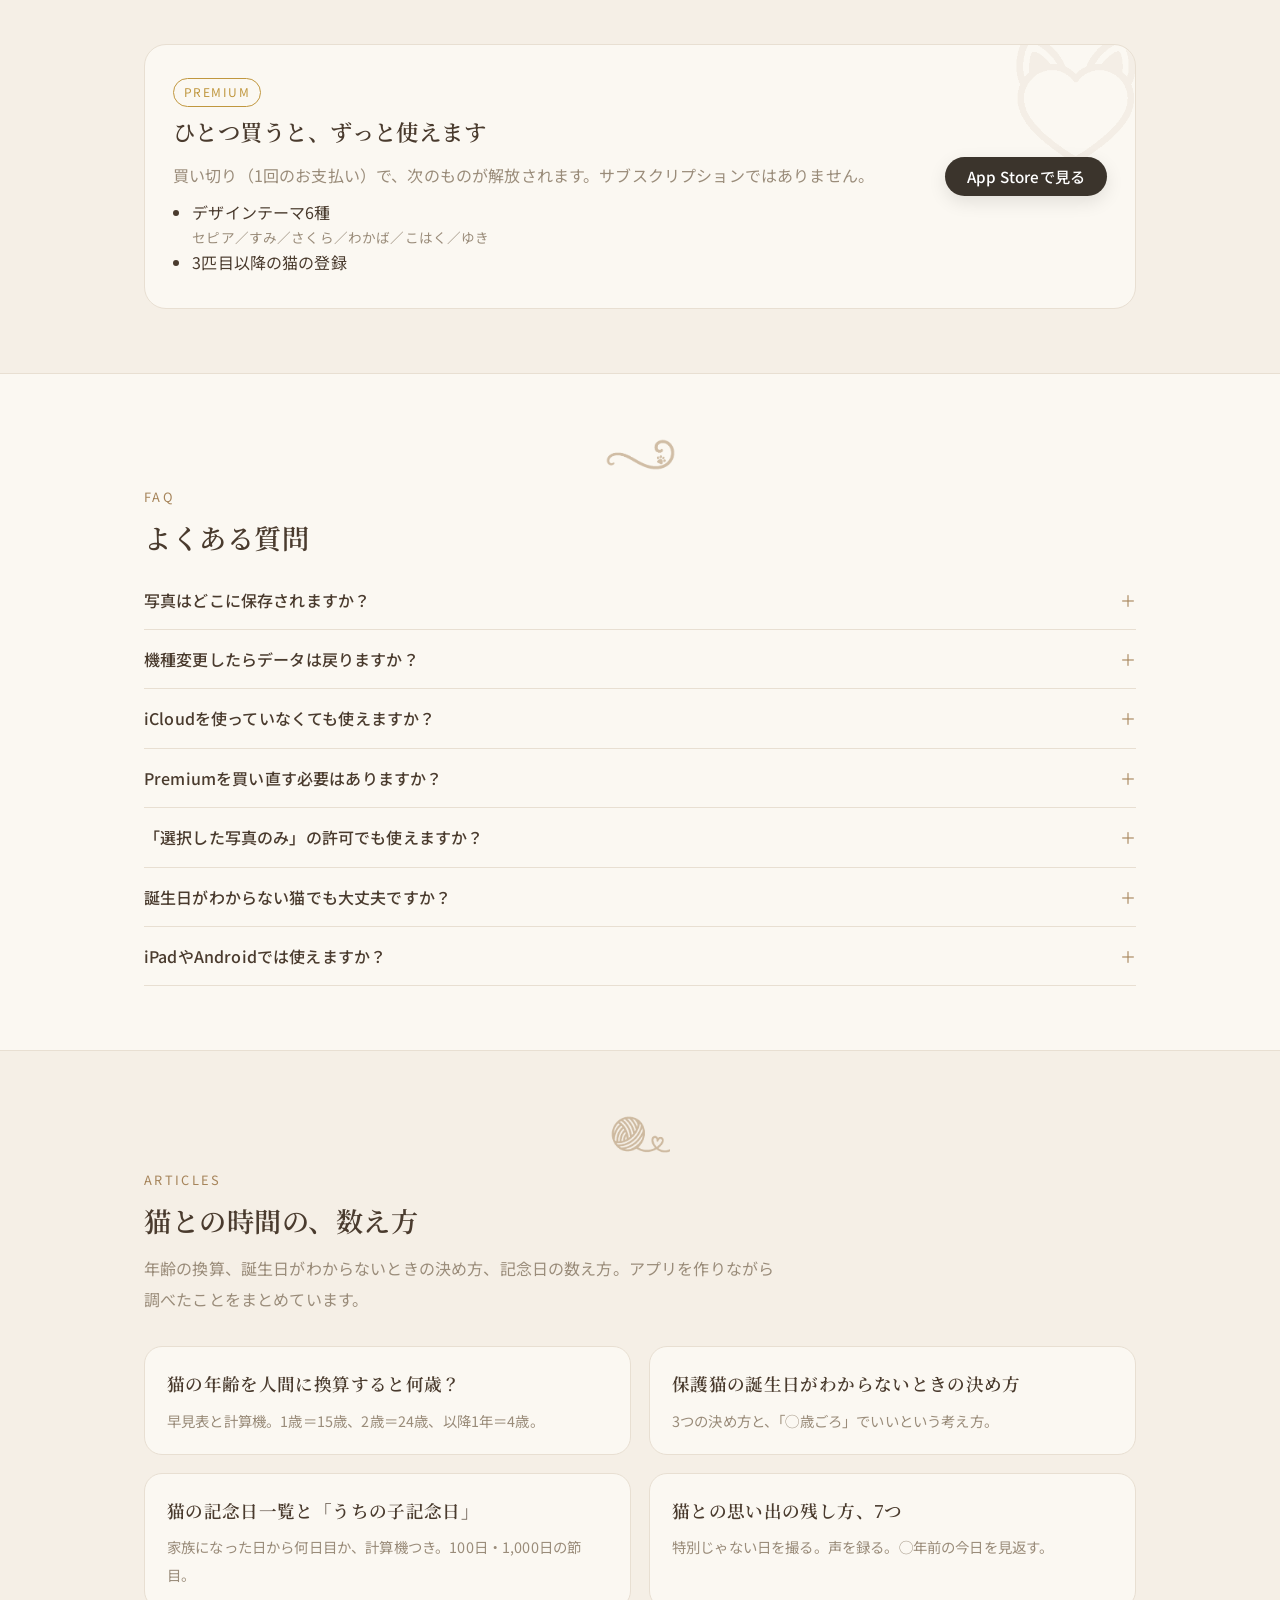
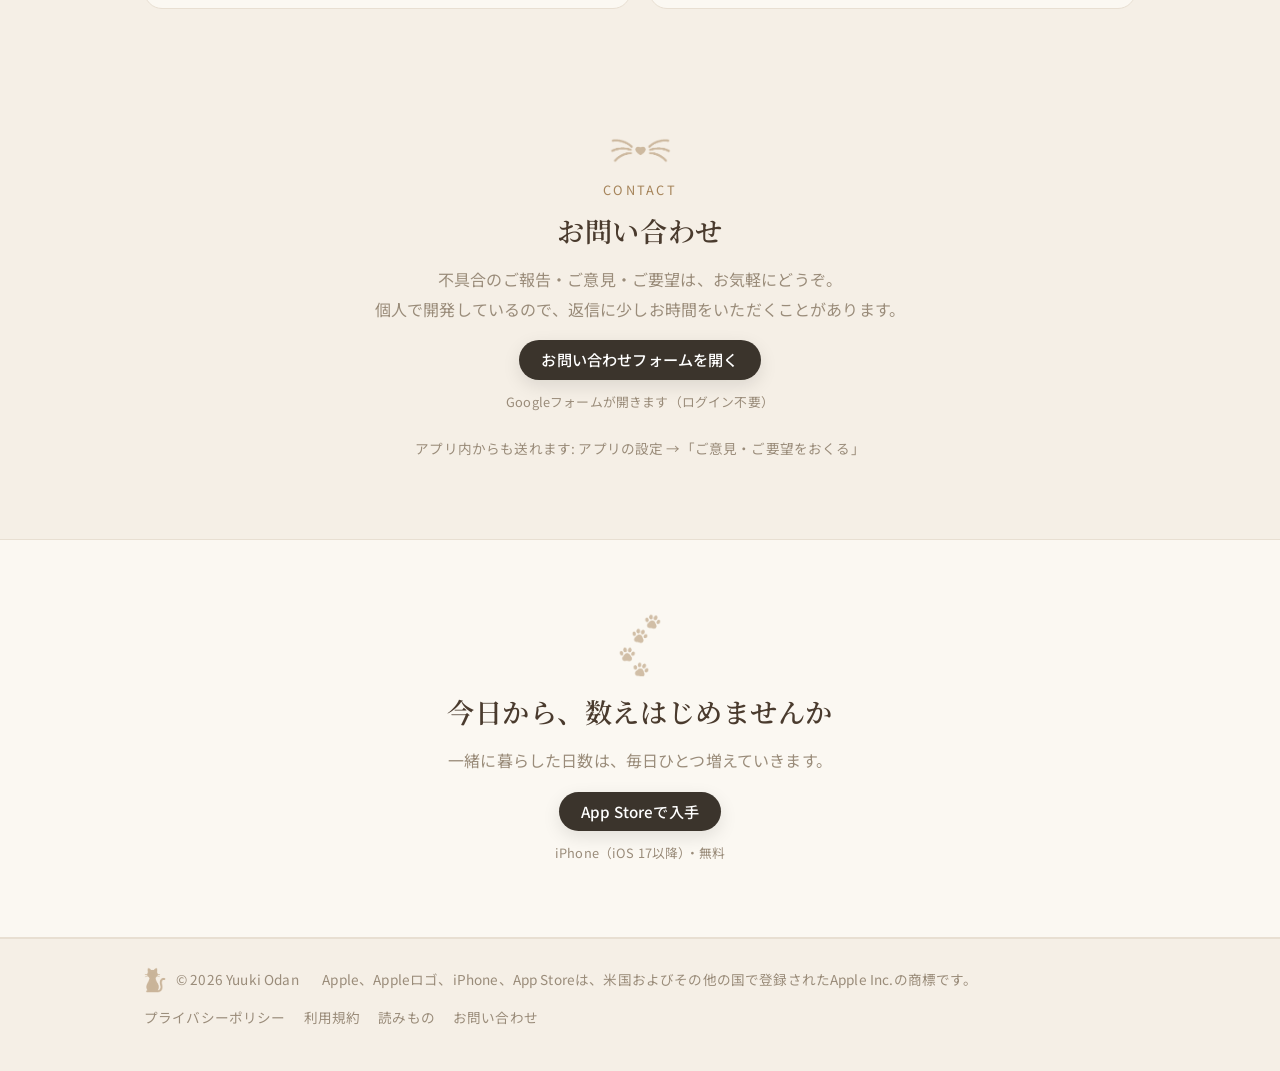
<file: catlife/index.html>
<!doctype html>
<html lang="ja">
<head>
<meta charset="utf-8">
<meta name="viewport" content="width=device-width, initial-scale=1">
<title>猫の一生アルバム — 猫との何気ない毎日を、一生の思い出に。</title>
<meta name="description" content="猫との日々を「年齢」「一緒に暮らした日数」「年」の3つの時間軸で振り返るiPhoneアプリ。写真を選ぶだけで、出会った日から今日までの「これまで」ができあがります。写真はあなたのiPhoneとiCloudにだけ。">
<link rel="canonical" href="https://hello-world.design/catlife/">
<meta property="og:type" content="website">
<meta property="og:title" content="猫の一生アルバム">
<meta property="og:description" content="猫との何気ない毎日を、一生の思い出に。年齢・一緒に暮らした日数・年、3つの時間軸で振り返るiPhoneアプリ。">
<meta property="og:url" content="https://hello-world.design/catlife/">
<meta property="og:image" content="https://hello-world.design/catlife/assets/ogp.png?v=2">
<meta property="og:locale" content="ja_JP">
<meta name="twitter:card" content="summary_large_image">
<link rel="icon" href="assets/icon.png" type="image/png">
<link rel="apple-touch-icon" href="assets/apple-touch-icon.png">
<link rel="preconnect" href="https://fonts.googleapis.com">
<link rel="preconnect" href="https://fonts.gstatic.com" crossorigin>
<link href="https://fonts.googleapis.com/css2?family=Noto+Sans+JP:wght@400;500&family=Noto+Serif+JP:wght@400;600&display=swap" rel="stylesheet">
<link rel="stylesheet" href="assets/site.css?v=18">
<script type="application/ld+json">
{"@context": "https://schema.org", "@type": "SoftwareApplication", "name": "猫の一生アルバム", "operatingSystem": "iOS 17.0 or later", "applicationCategory": "LifestyleApplication", "description": "猫との日々を「年齢」「一緒に暮らした日数」「年」の3つの時間軸で振り返るiPhoneアプリ。", "url": "https://hello-world.design/catlife/", "installUrl": "https://apps.apple.com/jp/app/id6801978439", "image": "https://hello-world.design/catlife/assets/ogp.png", "author": {"@type": "Person", "name": "Yuuki Odan"}, "offers": {"@type": "Offer", "price": "0", "priceCurrency": "JPY"}}
</script>
<script type="application/ld+json">
{"@context": "https://schema.org", "@type": "FAQPage", "mainEntity": [{"@type": "Question", "name": "写真はどこに保存されますか？", "acceptedAnswer": {"@type": "Answer", "text": "あなたのiPhoneの中と、あなた自身のiCloud（プライベートデータベース）にだけ保存されます。開発者のサーバーには送られません。"}}, {"@type": "Question", "name": "機種変更したらデータは戻りますか？", "acceptedAnswer": {"@type": "Answer", "text": "同じApple AccountでiCloudにサインインしていれば、新しいiPhoneでアプリを開くと自動で戻ってきます。写真の枚数によっては数分かかることがあります。"}}, {"@type": "Question", "name": "iCloudを使っていなくても使えますか？", "acceptedAnswer": {"@type": "Answer", "text": "使えます。その場合データはiPhoneの中にだけ保存されるので、機種変更やアプリの削除で失われることがあります。大切な記録にはiCloudの有効化をおすすめします。"}}, {"@type": "Question", "name": "Premiumを買い直す必要はありますか？", "acceptedAnswer": {"@type": "Answer", "text": "ありません。同じApple Accountなら、機種変更や再インストールのあとも自動で戻ります。戻らないときは アプリの設定 → デザインテーマ →「購入を復元する」からどうぞ。"}}, {"@type": "Question", "name": "「選択した写真のみ」の許可でも使えますか？", "acceptedAnswer": {"@type": "Answer", "text": "使えます。あとから写真を追加したいときは、アプリ内の写真選択画面から追加できます。"}}, {"@type": "Question", "name": "誕生日がわからない猫でも大丈夫ですか？", "acceptedAnswer": {"@type": "Answer", "text": "大丈夫です。「家族になった頃、何歳くらいだったか」から、だいたいの誕生日を出して「◯歳ごろ」と表示します。断定できないことは、断定しません。"}}, {"@type": "Question", "name": "iPadやAndroidでは使えますか？", "acceptedAnswer": {"@type": "Answer", "text": "iPhone専用です（iOS 17以降）。iPadではiPhone用アプリとして拡大表示で動作します。Android版の予定はいまのところありません。"}}]}
</script>
</head>
<body>

<header class="site-header">
  <div class="wrap">
    <a class="brand" href="./" aria-label="猫の一生アルバム"><img src="assets/logo.png" alt="猫の一生アルバム"></a>
    <nav class="nav">
      <a class="hide-sp" href="#features">できること</a>
      <a class="hide-sp" href="#privacy">プライバシー</a>
      <a class="hide-sp" href="#articles">読みもの</a>
      <a class="hide-sp" href="#faq">よくある質問</a>
      <a class="hide-sp" href="#contact">お問い合わせ</a>
      <a class="btn small" href="https://apps.apple.com/jp/app/id6801978439" target="_blank" rel="noopener">
        <svg viewBox="0 0 24 24" aria-hidden="true"><path d="M16.365 12.79c-.02-2.19 1.79-3.24 1.87-3.29-1.02-1.49-2.6-1.7-3.16-1.72-1.35-.14-2.63.79-3.31.79-.68 0-1.74-.77-2.86-.75-1.47.02-2.83.86-3.59 2.17-1.53 2.66-.39 6.6 1.1 8.76.73 1.06 1.6 2.25 2.74 2.2 1.1-.04 1.52-.71 2.85-.71 1.33 0 1.7.71 2.86.69 1.18-.02 1.93-1.08 2.65-2.14.84-1.23 1.18-2.42 1.2-2.48-.03-.01-2.3-.88-2.35-3.52zM14.2 6.36c.6-.73 1.01-1.75.9-2.76-.87.04-1.92.58-2.55 1.31-.56.65-1.05 1.69-.92 2.68.97.08 1.96-.49 2.57-1.23z"/></svg>
        App Store
      </a>
    </nav>
  </div>
</header>

<main>

<!-- ヒーロー -->
<section class="hero">
  <div class="wrap">
    <div class="hero-copy">
      <h1><span class="nb">猫との何気ない毎日を、</span><br class="pc"><span class="nb">一生の思い出に。</span></h1>
      <p class="lead">写真を選ぶだけで、出会った日から今日までの「これまで」ができあがる。年齢・一緒に暮らした日数・年、3つの時間軸で振り返るiPhoneのアルバムアプリです。</p>
    </div>

    <!-- 実機のホーム画面 -->
    <figure class="device">
      <span class="orn orn-paw hero-watermark" aria-hidden="true"></span>
      <img src="assets/shots/home.jpg" alt="ホーム画面: こむぎ、6歳。一緒に暮らして2,314日" width="750" height="1334" loading="eager">
    </figure>

    <div class="hero-cta">
      <a class="btn" href="https://apps.apple.com/jp/app/id6801978439" target="_blank" rel="noopener">
        <svg viewBox="0 0 24 24" aria-hidden="true"><path d="M16.365 12.79c-.02-2.19 1.79-3.24 1.87-3.29-1.02-1.49-2.6-1.7-3.16-1.72-1.35-.14-2.63.79-3.31.79-.68 0-1.74-.77-2.86-.75-1.47.02-2.83.86-3.59 2.17-1.53 2.66-.39 6.6 1.1 8.76.73 1.06 1.6 2.25 2.74 2.2 1.1-.04 1.52-.71 2.85-.71 1.33 0 1.7.71 2.86.69 1.18-.02 1.93-1.08 2.65-2.14.84-1.23 1.18-2.42 1.2-2.48-.03-.01-2.3-.88-2.35-3.52zM14.2 6.36c.6-.73 1.01-1.75.9-2.76-.87.04-1.92.58-2.55 1.31-.56.65-1.05 1.69-.92 2.68.97.08 1.96-.49 2.57-1.23z"/></svg>
        App Storeで入手
      </a>
      <span class="btn-note"><span class="nb">iPhone（iOS 17以降）</span>・<span class="nb">無料</span>・<span class="nb">アカウント登録なし</span></span>
    </div>
  </div>
</section>

<!-- 一生を、時間軸で（写真ストリップ） -->
<section class="alt" id="life">
  <div class="wrap">
    <span class="orn orn-pawtrail" aria-hidden="true"></span>
    <div class="eyebrow">A life, on a timeline</div>
    <h2><span class="nb">子猫だった日も、</span><span class="nb">今日も、</span><span class="nb">ひとつの線の上に</span></h2>
    <p class="section-lead">出会った日を1日目として、写真が時間の順に並びます。同じ1枚を「年齢」「一緒に暮らした日数」「年」の3つの時間軸で振り返れて、節目はアプリが自動で立ててくれます。誕生日がわからない子も、だいたいの時期から年齢を出せます。</p>
    <p class="axes-legend" aria-hidden="true"><span>年齢</span><span>一緒に暮らした日数</span><span>年</span></p>
  </div>
  <p class="scroll-hint wrap" aria-hidden="true">横にスクロール →</p>
  <div class="life-strip" aria-label="こむぎのこれまで">
    <div class="life-line"></div>
    <figure class="life-item">
      <span class="ph"><img src="assets/photos/kitten-box.jpg" alt="段ボールからのぞく子猫" width="900" height="1600" loading="lazy"></span>
      <figcaption><span class="mark">家族になった日</span><span class="axes3"><span>0歳ごろ</span><span>1日目</span><span>2020年</span></span></figcaption>
    </figure>
    <figure class="life-item">
      <span class="ph"><img src="assets/photos/kitten-eating.jpg" alt="ごはんを食べる子猫" width="900" height="1600" loading="lazy"></span>
      <figcaption><span class="mark">一緒に暮らして100日</span><span class="axes3"><span>0歳ごろ</span><span>100日目</span><span>2020年</span></span></figcaption>
    </figure>
    <figure class="life-item">
      <span class="ph"><img src="assets/photos/kitten-play.jpg" alt="おもちゃで遊ぶ子猫" width="900" height="1600" loading="lazy"></span>
      <figcaption><span class="mark">1歳の誕生日のころ</span><span class="axes3"><span>1歳</span><span>366日目</span><span>2021年</span></span></figcaption>
    </figure>
    <figure class="life-item">
      <span class="ph"><img src="assets/photos/window.jpg" alt="窓辺に座る猫" width="900" height="1600" loading="lazy"></span>
      <figcaption><span class="mark">一緒に暮らして1,000日</span><span class="axes3"><span>2歳</span><span>1,000日目</span><span>2023年</span></span></figcaption>
    </figure>
    <figure class="life-item">
      <span class="ph"><img src="assets/photos/sofa-sleep.jpg" alt="ソファで丸くなって眠る猫" width="900" height="1600" loading="lazy"></span>
      <figcaption><span class="mark">今日</span><span class="axes3"><span>6歳</span><span>2,314日目</span><span>2026年</span></span></figcaption>
    </figure>
  </div>
</section>

<!-- できること -->
<section id="features">
  <div class="wrap">
    <span class="orn orn-sparkles" aria-hidden="true"></span>
    <div class="eyebrow">Features</div>
    <h2><span class="nb">記録させるアプリではなく、</span><span class="nb">返してくれるアプリ</span></h2>
    <p class="section-lead">毎日開かなくても大丈夫。写真が増えるほど、アプリのほうから思い出を返してくれます。</p>
    <div class="features">
      <div class="feature">
        <div class="ic"><svg viewBox="0 0 24 24"><circle cx="12" cy="12" r="9"/><path d="M12 7v5l3 2"/></svg></div>
        <h3>「◯年前の今日」</h3>
        <p>今日と同じ日付の思い出を、ホームとウィジェットに。記録が増えるほど、開くのが楽しみになります。</p>
      </div>
      <div class="feature">
        <div class="ic"><svg viewBox="0 0 24 24"><path d="M12 3l2.4 5 5.6.7-4 3.9.9 5.6L12 15.6 7.1 18.2l.9-5.6-4-3.9 5.6-.7z"/></svg></div>
        <h3>節目のお知らせ</h3>
        <p>一緒に暮らして100日、365日、1000日……。ふだんは意識しない節目を、当日の朝にそっと。通知はいつでもオフにできます。</p>
      </div>
      <div class="feature">
        <div class="ic"><svg viewBox="0 0 24 24"><rect x="4" y="3" width="16" height="18" rx="2"/><path d="M8 8h8M8 12h8M8 16h5"/></svg></div>
        <h3>思い出カード</h3>
        <p>写真に日付や年齢を添えて、8種類のデザインで1枚のカードに。家族や友だちに送れます。</p>
      </div>
      <div class="feature">
        <div class="ic"><svg viewBox="0 0 24 24"><rect x="3" y="5" width="18" height="14" rx="2"/><path d="M10 9l5 3-5 3z"/></svg></div>
        <h3>スライドショー</h3>
        <p>これまでの写真がゆっくり動く、あの子だけの上映会。章立てで、人生を順に。</p>
      </div>
      <div class="feature">
        <div class="ic"><svg viewBox="0 0 24 24"><path d="M12 15a3 3 0 0 0 3-3V7a3 3 0 0 0-6 0v5a3 3 0 0 0 3 3z"/><path d="M6 11a6 6 0 0 0 12 0M12 17v4"/></svg></div>
        <h3>声も残せる</h3>
        <p>なき声をアプリの中に。ホーム画面の写真を撫でると、鳴いて応えてくれます。</p>
      </div>
      <div class="feature">
        <div class="ic"><svg viewBox="0 0 24 24"><rect x="3" y="3" width="8" height="8" rx="2"/><rect x="13" y="3" width="8" height="8" rx="2"/><rect x="3" y="13" width="8" height="8" rx="2"/><rect x="13" y="13" width="8" height="8" rx="2"/></svg></div>
        <h3>ウィジェット</h3>
        <p>一緒に暮らした日数と今日の思い出を、ホーム画面とロック画面に。アプリを開かなくても。</p>
      </div>
      <div class="feature">
        <div class="ic"><svg viewBox="0 0 24 24"><circle cx="9" cy="9" r="3"/><circle cx="17" cy="9" r="3"/><path d="M3 20c0-3.3 2.7-6 6-6s6 2.7 6 6M13 17c.7-1.8 2.3-3 4-3 2.2 0 4 1.8 4 4"/></svg></div>
        <h3>多頭飼いにも</h3>
        <p>猫ごとにアルバムを分けて残せます。無料で2匹まで、3匹目からはPremiumで。</p>
      </div>
      <div class="feature">
        <div class="ic"><svg viewBox="0 0 24 24"><path d="M12 21s-7-4.6-7-10a4 4 0 0 1 7-2.6A4 4 0 0 1 19 11c0 5.4-7 10-7 10z"/></svg></div>
        <h3>お別れのあとも</h3>
        <p>お別れの日を記録すると、年齢と日数はその日で止まります。思い出はそのまま、いつでも会いに行けます。</p>
      </div>
      <div class="feature">
        <div class="ic"><svg viewBox="0 0 24 24"><path d="M4 7h16v12H4zM8 7V5a4 4 0 0 1 8 0v2"/></svg></div>
        <h3>「選択した写真のみ」でも</h3>
        <p>写真ライブラリ全体を渡さなくても使えます。あとから写真を足すのも簡単です。</p>
      </div>
    </div>
  </div>
</section>

<!-- 画面を見る -->
<section class="alt" id="screens">
  <div class="wrap">
    <span class="orn orn-catface" aria-hidden="true"></span>
    <div class="eyebrow">Screens</div>
    <h2><span class="nb">写真が主役の、</span><span class="nb">静かな画面</span></h2>
    <p class="section-lead">アルバムをめくるように。ビビッドな色も、ゲームのような演出もありません。</p>
  </div>
  <p class="scroll-hint wrap" aria-hidden="true">横にスクロール →</p>
  <div class="screens">
    <figure class="shot"><img src="assets/shots/timeline.jpg" alt="タイムライン（暮らした時間）: 家族になって1年目、一緒に暮らして100日" width="750" height="1334" loading="lazy"><figcaption><span class="nb">人生タイムライン</span><br><span class="nb">暮らした時間・年齢・年で切り替え</span></figcaption></figure>
    <figure class="shot"><img src="assets/shots/timeline-2021.jpg" alt="タイムライン（年）: 2021年、かくれんぼ" width="750" height="1334" loading="lazy"><figcaption><span class="nb">年で見る</span><br><span class="nb">あの年の、あの季節</span></figcaption></figure>
    <figure class="shot"><img src="assets/shots/detail-nap.jpg" alt="思い出の詳細: ひなたぼっこ、6歳、一緒に暮らして2,311日目" width="750" height="1334" loading="lazy"><figcaption><span class="nb">思い出の詳細</span><br><span class="nb">年齢と日数が、いつも一緒に</span></figcaption></figure>
    <figure class="shot"><img src="assets/shots/home2.jpg" alt="ホーム: 今日の思い出と最近の思い出" width="750" height="1334" loading="lazy"><figcaption><span class="nb">「6年前の今日」</span><br><span class="nb">アプリのほうから返してくれる</span></figcaption></figure>
    <figure class="shot"><img src="assets/shots/add.jpg" alt="思い出を残す画面: 日付・タイトル・一言・カテゴリ" width="750" height="1334" loading="lazy"><figcaption><span class="nb">思い出を残す</span><br><span class="nb">一言だけでも、なくても</span></figcaption></figure>
  </div>
</section>

<!-- なにげない毎日（モザイク） -->
<section id="days">
  <div class="wrap">
    <span class="orn orn-yarn" aria-hidden="true"></span>
    <div class="eyebrow">Ordinary days</div>
    <h2><span class="nb">特別じゃない日こそ、</span><span class="nb">あとで効いてくる</span></h2>
    <p class="section-lead">ごはん、ひなたぼっこ、段ボール。撮ったときは何でもなかった1枚が、数年後の「今日」に返ってきます。</p>
    <div class="mosaic">
      <img src="assets/photos/eating.jpg" alt="ごはんを食べる猫" width="900" height="1600" loading="lazy">
      <img src="assets/photos/box.jpg" alt="段ボールに入る猫" width="900" height="1600" loading="lazy">
      <img src="assets/photos/pounce.jpg" alt="おもちゃに飛びつく猫" width="900" height="1600" loading="lazy">
      <img src="assets/photos/curtain.jpg" alt="カーテンの陰からのぞく猫" width="900" height="1600" loading="lazy">
      <img src="assets/photos/tatami.jpg" alt="畳の上でボールを追う猫" width="900" height="1600" loading="lazy">
      <img src="assets/photos/cat-tree.jpg" alt="キャットタワーに座る猫" width="900" height="1600" loading="lazy">
      <img src="assets/photos/stretch.jpg" alt="伸びをする猫" width="900" height="1600" loading="lazy">
      <img src="assets/photos/mouse-toy.jpg" alt="ねずみのおもちゃと寝転ぶ猫" width="900" height="1600" loading="lazy">
    </div>
  </div>
</section>

<!-- プライバシー -->
<section class="alt" id="privacy">
  <div class="wrap promise">
    <div>
      <div class="eyebrow">Privacy</div>
      <h2><span class="nb">写真は、</span><span class="nb">あなたのものです</span></h2>
      <ul>
        <li>写真と記録は、<strong>あなたのiPhoneとあなたのiCloud</strong>にだけ保存されます。開発者が見ることはできません。</li>
        <li>アカウント登録は不要。広告もありません。</li>
        <li>機種変更しても、同じApple AccountでiCloudから戻ってきます。</li>
        <li>利用状況の分析データも、現在は一切送信していません。</li>
      </ul>
      <a href="./privacy/">プライバシーポリシーを読む →</a>
    </div>
    <div class="illust"><span class="tint sleeping" role="img" aria-label=""></span></div>
  </div>
</section>

<!-- Premium -->
<section id="premium">
  <div class="wrap">
    <div class="premium">
      <span class="orn orn-heartears premium-mark" aria-hidden="true"></span>
      <div>
        <span class="tag">PREMIUM</span>
        <h2 class="h-sm"><span class="nb">ひとつ買うと、</span><span class="nb">ずっと使えます</span></h2>
        <p class="muted" style="margin:0">買い切り（1回のお支払い）で、次のものが解放されます。サブスクリプションではありません。</p>
        <ul>
          <li>デザインテーマ6種<span class="sub-line">セピア／すみ／さくら／わかば／こはく／ゆき</span></li>
          <li>3匹目以降の猫の登録</li>
        </ul>
      </div>
      <div><a class="btn" href="https://apps.apple.com/jp/app/id6801978439" target="_blank" rel="noopener">App Storeで見る</a></div>
    </div>
  </div>
</section>

<!-- FAQ -->
<section class="alt" id="faq">
  <div class="wrap">
    <span class="orn orn-tail" aria-hidden="true"></span>
    <div class="eyebrow">FAQ</div>
    <h2>よくある質問</h2>
    <div class="faq">
      <details>
        <summary>写真はどこに保存されますか？</summary>
        <p>あなたのiPhoneの中と、あなた自身のiCloud（プライベートデータベース）にだけ保存されます。開発者のサーバーには送られません。</p>
      </details>
      <details>
        <summary>機種変更したらデータは戻りますか？</summary>
        <p>同じApple AccountでiCloudにサインインしていれば、新しいiPhoneでアプリを開くと自動で戻ってきます。写真の枚数によっては数分かかることがあります。</p>
      </details>
      <details>
        <summary>iCloudを使っていなくても使えますか？</summary>
        <p>使えます。その場合データはiPhoneの中にだけ保存されるので、機種変更やアプリの削除で失われることがあります。大切な記録にはiCloudの有効化をおすすめします。</p>
      </details>
      <details>
        <summary>Premiumを買い直す必要はありますか？</summary>
        <p>ありません。同じApple Accountなら、機種変更や再インストールのあとも自動で戻ります。戻らないときは アプリの設定 → デザインテーマ →「購入を復元する」からどうぞ。</p>
      </details>
      <details>
        <summary>「選択した写真のみ」の許可でも使えますか？</summary>
        <p>使えます。あとから写真を追加したいときは、アプリ内の写真選択画面から追加できます。</p>
      </details>
      <details>
        <summary>誕生日がわからない猫でも大丈夫ですか？</summary>
        <p>大丈夫です。「家族になった頃、何歳くらいだったか」から、だいたいの誕生日を出して「◯歳ごろ」と表示します。断定できないことは、断定しません。</p>
      </details>
      <details>
        <summary>iPadやAndroidでは使えますか？</summary>
        <p>iPhone専用です（iOS 17以降）。iPadではiPhone用アプリとして拡大表示で動作します。Android版の予定はいまのところありません。</p>
      </details>
    </div>
  </div>
</section>

<!-- 読みもの -->
<section id="articles">
  <div class="wrap">
    <span class="orn orn-yarn" aria-hidden="true"></span>
    <div class="eyebrow">Articles</div>
    <h2><span class="nb">猫との時間の、</span><span class="nb">数え方</span></h2>
    <p class="section-lead">年齢の換算、誕生日がわからないときの決め方、記念日の数え方。アプリを作りながら調べたことをまとめています。</p>
    <div class="articles">
      <a href="./age/"><h3>猫の年齢を人間に換算すると何歳？</h3><p>早見表と計算機。1歳＝15歳、2歳＝24歳、以降1年＝4歳。</p></a>
      <a href="./birthday/"><h3>保護猫の誕生日がわからないときの決め方</h3><p>3つの決め方と、「◯歳ごろ」でいいという考え方。</p></a>
      <a href="./anniversary/"><h3>猫の記念日一覧と「うちの子記念日」</h3><p>家族になった日から何日目か、計算機つき。100日・1,000日の節目。</p></a>
      <a href="./memories/"><h3>猫との思い出の残し方、7つ</h3><p>特別じゃない日を撮る。声を録る。◯年前の今日を見返す。</p></a>
    </div>
  </div>
</section>

<!-- お問い合わせ -->
<section id="contact">
  <div class="wrap contact">
    <span class="orn orn-whiskers" aria-hidden="true"></span>
    <div class="eyebrow">Contact</div>
    <h2>お問い合わせ</h2>
    <p class="muted"><span class="nb">不具合のご報告・ご意見・ご要望は、</span><span class="nb">お気軽にどうぞ。</span><br><span class="nb">個人で開発しているので、</span><span class="nb">返信に少しお時間を</span><span class="nb">いただくことがあります。</span></p>
    <a class="btn" href="https://forms.gle/fRyBbyvadJb7Ru4U8" target="_blank" rel="noopener">お問い合わせフォームを開く</a>
    <span class="btn-note">Googleフォームが開きます（ログイン不要）</span>
    <p class="muted small alt-contact"><span class="nb">アプリ内からも送れます:</span> <span class="nb">アプリの設定 →「ご意見・ご要望をおくる」</span></p>
  </div>
</section>

<!-- CTA -->
<section class="alt cta">
  <div class="wrap">
    <span class="orn orn-pawtrail" aria-hidden="true"></span>
    <h2><span class="nb">今日から、</span><span class="nb">数えはじめませんか</span></h2>
    <p class="muted"><span class="nb">一緒に暮らした日数は、</span><span class="nb">毎日ひとつ増えていきます。</span></p>
    <a class="btn" href="https://apps.apple.com/jp/app/id6801978439" target="_blank" rel="noopener">App Storeで入手</a>
    <span class="btn-note">iPhone（iOS 17以降）・無料</span>
  </div>
</section>

</main>

<footer class="site-footer">
  <div class="wrap">
    <div class="copy"><span class="orn orn-sitting foot-cat" aria-hidden="true"></span>© 2026 Yuuki Odan<span class="small tm"><span class="nb">Apple、Appleロゴ、iPhone、App Storeは、</span><span class="nb">米国およびその他の国で登録された</span><span class="nb">Apple Inc.の商標です。</span></span></div>
    <nav>
      <a href="./privacy/">プライバシーポリシー</a>
      <a href="./terms/">利用規約</a>
      <a href="#articles">読みもの</a>
      <a href="#contact">お問い合わせ</a>
    </nav>
  </div>
</footer>

<script>
// メールアドレスはHTMLに直接書かず、表示時に組み立てる（収集ボット対策）
document.querySelectorAll("[data-mu]").forEach(function (el) {
  var addr = el.getAttribute("data-mu") + "@" + el.getAttribute("data-md");
  var a = document.createElement("a");
  a.href = "mailto:" + addr + (el.getAttribute("data-ms") ? "?subject=" + encodeURIComponent(el.getAttribute("data-ms")) : "");
  a.textContent = el.getAttribute("data-label") || addr;
  el.replaceWith(a);
});
</script>
</body>
</html>
</file>
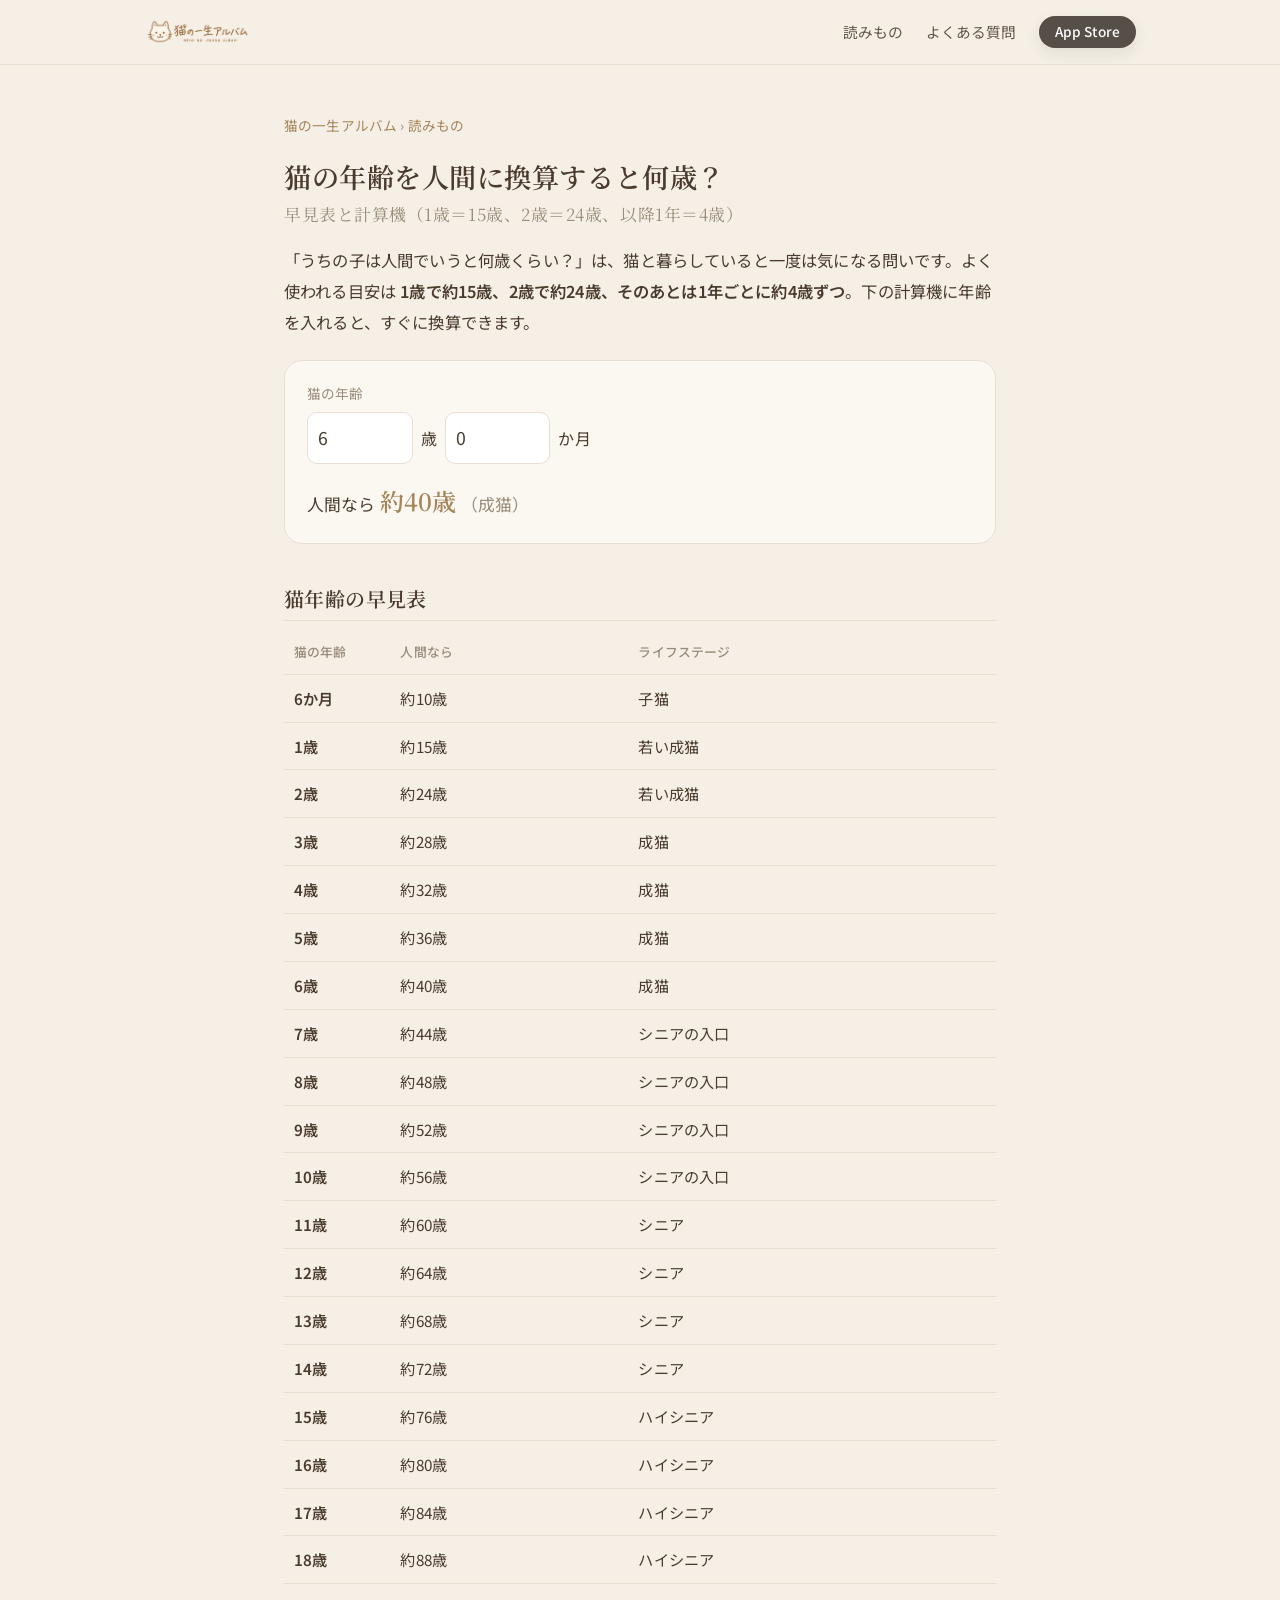
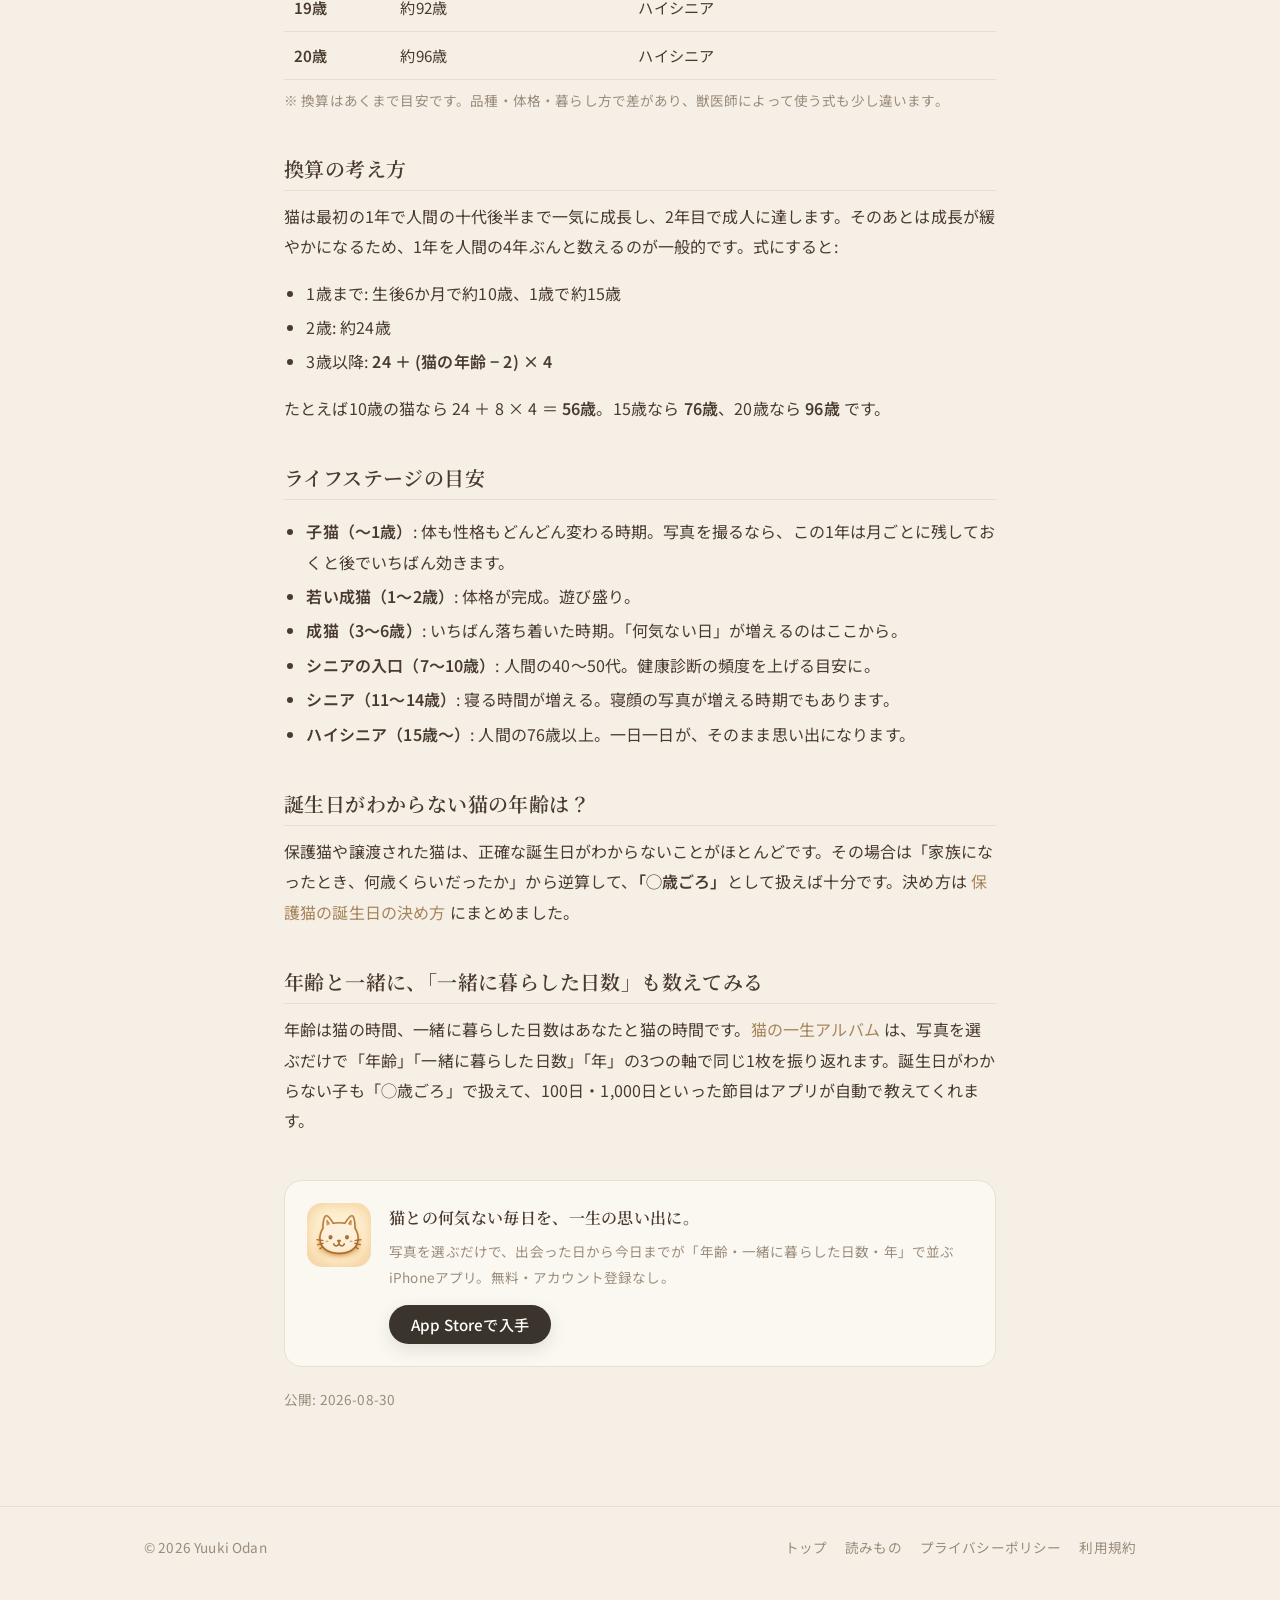
<file: catlife/age/index.html>
<!doctype html>
<html lang="ja">
<head>
<meta charset="utf-8">
<meta name="viewport" content="width=device-width, initial-scale=1">
<title>猫の年齢を人間に換算すると何歳？早見表と計算機 | 猫の一生アルバム</title>
<meta name="description" content="猫の年齢を人間の年齢に換算する早見表と計算機。1歳＝約15歳、2歳＝約24歳、以降1年＝約4歳。ライフステージの目安と、誕生日がわからない猫の年齢の考え方も。">
<link rel="canonical" href="https://hello-world.design/catlife/age/">
<meta property="og:type" content="article">
<meta property="og:title" content="猫の年齢を人間に換算すると何歳？早見表と計算機">
<meta property="og:description" content="猫の年齢を人間の年齢に換算する早見表と計算機。1歳＝約15歳、2歳＝約24歳、以降1年＝約4歳。ライフステージの目安と、誕生日がわからない猫の年齢の考え方も。">
<meta property="og:url" content="https://hello-world.design/catlife/age/">
<meta property="og:image" content="https://hello-world.design/catlife/assets/ogp.png?v=2">
<meta property="og:locale" content="ja_JP">
<meta name="twitter:card" content="summary_large_image">
<link rel="icon" href="../assets/icon.png" type="image/png">
<link rel="apple-touch-icon" href="../assets/apple-touch-icon.png">
<link rel="preconnect" href="https://fonts.googleapis.com">
<link rel="preconnect" href="https://fonts.gstatic.com" crossorigin>
<link href="https://fonts.googleapis.com/css2?family=Noto+Sans+JP:wght@400;500&family=Noto+Serif+JP:wght@400;600&display=swap" rel="stylesheet">
<link rel="stylesheet" href="../assets/site.css?v=18">

<script type="application/ld+json">
{"@context":"https://schema.org","@type":"Article","headline":"猫の年齢を人間に換算すると何歳？早見表と計算機","description":"猫の年齢を人間の年齢に換算する早見表と計算機。1歳＝約15歳、2歳＝約24歳、以降1年＝約4歳。ライフステージの目安と、誕生日がわからない猫の年齢の考え方も。","datePublished":"2026-08-30","dateModified":"2026-08-30","inLanguage":"ja","mainEntityOfPage":"https://hello-world.design/catlife/age/","author":{"@type":"Person","name":"Yuuki Odan"},"publisher":{"@type":"Person","name":"Yuuki Odan"},"image":"https://hello-world.design/catlife/assets/ogp.png"}
</script>
<script type="application/ld+json">
{"@context":"https://schema.org","@type":"BreadcrumbList","itemListElement":[{"@type":"ListItem","position":1,"name":"猫の一生アルバム","item":"https://hello-world.design/catlife/"},{"@type":"ListItem","position":2,"name":"読みもの","item":"https://hello-world.design/catlife/#articles"},{"@type":"ListItem","position":3,"name":"猫の年齢を人間に換算すると何歳？早見表と計算機","item":"https://hello-world.design/catlife/age/"}]}
</script>
</head>
<body>
<header class="site-header">
  <div class="wrap">
    <a class="brand" href="../" aria-label="猫の一生アルバム"><img src="../assets/logo.png" alt="猫の一生アルバム"></a>
    <nav class="nav">
      <a class="hide-sp" href="../#articles">読みもの</a>
      <a class="hide-sp" href="../#faq">よくある質問</a>
      <a class="btn small" href="https://apps.apple.com/jp/app/id6801978439" target="_blank" rel="noopener">App Store</a>
    </nav>
  </div>
</header>
<main class="doc article">
<p class="crumbs"><a href="../">猫の一生アルバム</a> › <a href="../#articles">読みもの</a></p>

<h1>猫の年齢を人間に換算すると何歳？<br><span class="h-sub">早見表と計算機（1歳＝15歳、2歳＝24歳、以降1年＝4歳）</span></h1>
<p class="lead-doc">「うちの子は人間でいうと何歳くらい？」は、猫と暮らしていると一度は気になる問いです。よく使われる目安は <strong>1歳で約15歳、2歳で約24歳、そのあとは1年ごとに約4歳ずつ</strong>。下の計算機に年齢を入れると、すぐに換算できます。</p>

<div class="calc" id="age-calc">
  <label for="cat-age">猫の年齢</label>
  <div class="calc-row">
    <input type="number" id="cat-age" min="0" max="30" step="1" value="6" inputmode="numeric"> <span>歳</span>
    <input type="number" id="cat-months" min="0" max="11" step="1" value="0" inputmode="numeric"> <span>か月</span>
  </div>
  <p class="calc-result">人間なら <strong id="human-age">約40歳</strong> <span class="muted" id="stage-label">（成猫）</span></p>
</div>

<h2>猫年齢の早見表</h2>
<table class="tbl"><thead><tr><th>猫の年齢</th><th>人間なら</th><th>ライフステージ</th></tr></thead><tbody><tr><th>6か月</th><td>約10歳</td><td>子猫</td></tr><tr><th>1歳</th><td>約15歳</td><td>若い成猫</td></tr><tr><th>2歳</th><td>約24歳</td><td>若い成猫</td></tr><tr><th>3歳</th><td>約28歳</td><td>成猫</td></tr><tr><th>4歳</th><td>約32歳</td><td>成猫</td></tr><tr><th>5歳</th><td>約36歳</td><td>成猫</td></tr><tr><th>6歳</th><td>約40歳</td><td>成猫</td></tr><tr><th>7歳</th><td>約44歳</td><td>シニアの入口</td></tr><tr><th>8歳</th><td>約48歳</td><td>シニアの入口</td></tr><tr><th>9歳</th><td>約52歳</td><td>シニアの入口</td></tr><tr><th>10歳</th><td>約56歳</td><td>シニアの入口</td></tr><tr><th>11歳</th><td>約60歳</td><td>シニア</td></tr><tr><th>12歳</th><td>約64歳</td><td>シニア</td></tr><tr><th>13歳</th><td>約68歳</td><td>シニア</td></tr><tr><th>14歳</th><td>約72歳</td><td>シニア</td></tr><tr><th>15歳</th><td>約76歳</td><td>ハイシニア</td></tr><tr><th>16歳</th><td>約80歳</td><td>ハイシニア</td></tr><tr><th>17歳</th><td>約84歳</td><td>ハイシニア</td></tr><tr><th>18歳</th><td>約88歳</td><td>ハイシニア</td></tr><tr><th>19歳</th><td>約92歳</td><td>ハイシニア</td></tr><tr><th>20歳</th><td>約96歳</td><td>ハイシニア</td></tr></tbody></table>
<p class="muted small">※ 換算はあくまで目安です。品種・体格・暮らし方で差があり、獣医師によって使う式も少し違います。</p>

<h2>換算の考え方</h2>
<p>猫は最初の1年で人間の十代後半まで一気に成長し、2年目で成人に達します。そのあとは成長が緩やかになるため、1年を人間の4年ぶんと数えるのが一般的です。式にすると:</p>
<ul>
  <li>1歳まで: 生後6か月で約10歳、1歳で約15歳</li>
  <li>2歳: 約24歳</li>
  <li>3歳以降: <strong>24 ＋ (猫の年齢 − 2) × 4</strong></li>
</ul>
<p>たとえば10歳の猫なら 24 ＋ 8 × 4 ＝ <strong>56歳</strong>。15歳なら <strong>76歳</strong>、20歳なら <strong>96歳</strong> です。</p>

<h2>ライフステージの目安</h2>
<ul>
  <li><strong>子猫（〜1歳）</strong>: 体も性格もどんどん変わる時期。写真を撮るなら、この1年は月ごとに残しておくと後でいちばん効きます。</li>
  <li><strong>若い成猫（1〜2歳）</strong>: 体格が完成。遊び盛り。</li>
  <li><strong>成猫（3〜6歳）</strong>: いちばん落ち着いた時期。「何気ない日」が増えるのはここから。</li>
  <li><strong>シニアの入口（7〜10歳）</strong>: 人間の40〜50代。健康診断の頻度を上げる目安に。</li>
  <li><strong>シニア（11〜14歳）</strong>: 寝る時間が増える。寝顔の写真が増える時期でもあります。</li>
  <li><strong>ハイシニア（15歳〜）</strong>: 人間の76歳以上。一日一日が、そのまま思い出になります。</li>
</ul>

<h2>誕生日がわからない猫の年齢は？</h2>
<p>保護猫や譲渡された猫は、正確な誕生日がわからないことがほとんどです。その場合は「家族になったとき、何歳くらいだったか」から逆算して、<strong>「◯歳ごろ」</strong>として扱えば十分です。決め方は <a href="../birthday/">保護猫の誕生日の決め方</a> にまとめました。</p>

<h2>年齢と一緒に、「一緒に暮らした日数」も数えてみる</h2>
<p>年齢は猫の時間、一緒に暮らした日数はあなたと猫の時間です。<a href="../">猫の一生アルバム</a> は、写真を選ぶだけで「年齢」「一緒に暮らした日数」「年」の3つの軸で同じ1枚を振り返れます。誕生日がわからない子も「◯歳ごろ」で扱えて、100日・1,000日といった節目はアプリが自動で教えてくれます。</p>

<aside class="app-cta">
  <img src="../assets/icon.png" alt="" width="64" height="64">
  <div>
    <p class="serif"><span class="nb">猫との何気ない毎日を、</span><span class="nb">一生の思い出に。</span></p>
    <p class="muted small">写真を選ぶだけで、出会った日から今日までが「年齢・一緒に暮らした日数・年」で並ぶiPhoneアプリ。無料・アカウント登録なし。</p>
    <a class="btn" href="https://apps.apple.com/jp/app/id6801978439" target="_blank" rel="noopener">App Storeで入手</a>
  </div>
</aside>
<p class="muted small">公開: 2026-08-30</p>
</main>
<footer class="site-footer">
  <div class="wrap">
    <div>© 2026 Yuuki Odan</div>
    <nav>
      <a href="../">トップ</a>
      <a href="../#articles">読みもの</a>
      <a href="../privacy/">プライバシーポリシー</a>
      <a href="../terms/">利用規約</a>
    </nav>
  </div>
</footer>
<script>
(function(){
  var y=document.getElementById('cat-age'),m=document.getElementById('cat-months'),out=document.getElementById('human-age'),st=document.getElementById('stage-label');
  function stage(a){if(a<1)return'子猫';if(a<3)return'若い成猫';if(a<7)return'成猫';if(a<11)return'シニアの入口';if(a<15)return'シニア';return'ハイシニア';}
  function calc(){
    var a=(parseInt(y.value,10)||0)+((parseInt(m.value,10)||0)/12);
    var h;
    if(a<=1){h=a*15;}else if(a<=2){h=15+(a-1)*9;}else{h=24+(a-2)*4;}
    out.textContent='約'+Math.round(h)+'歳';
    st.textContent='（'+stage(a)+'）';
  }
  y.addEventListener('input',calc);m.addEventListener('input',calc);calc();
})();
</script>
</body>
</html>
</file>
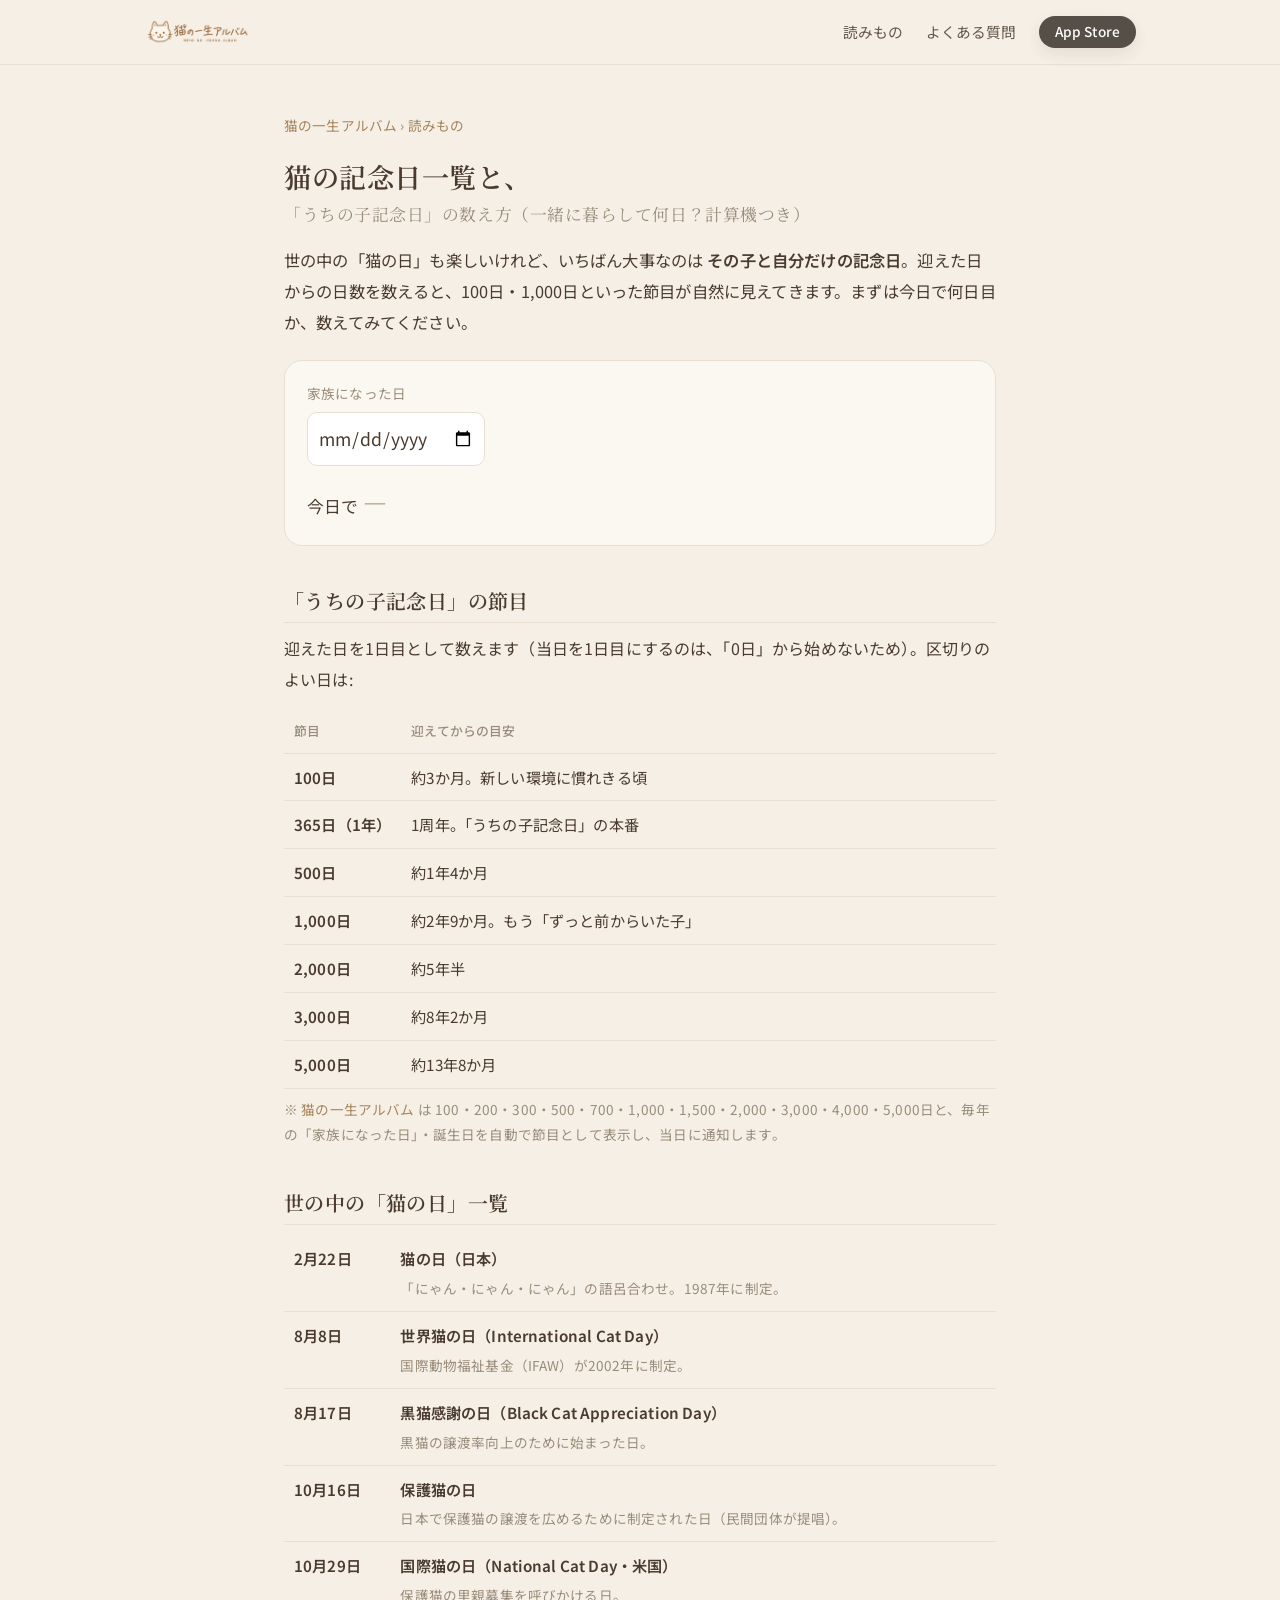
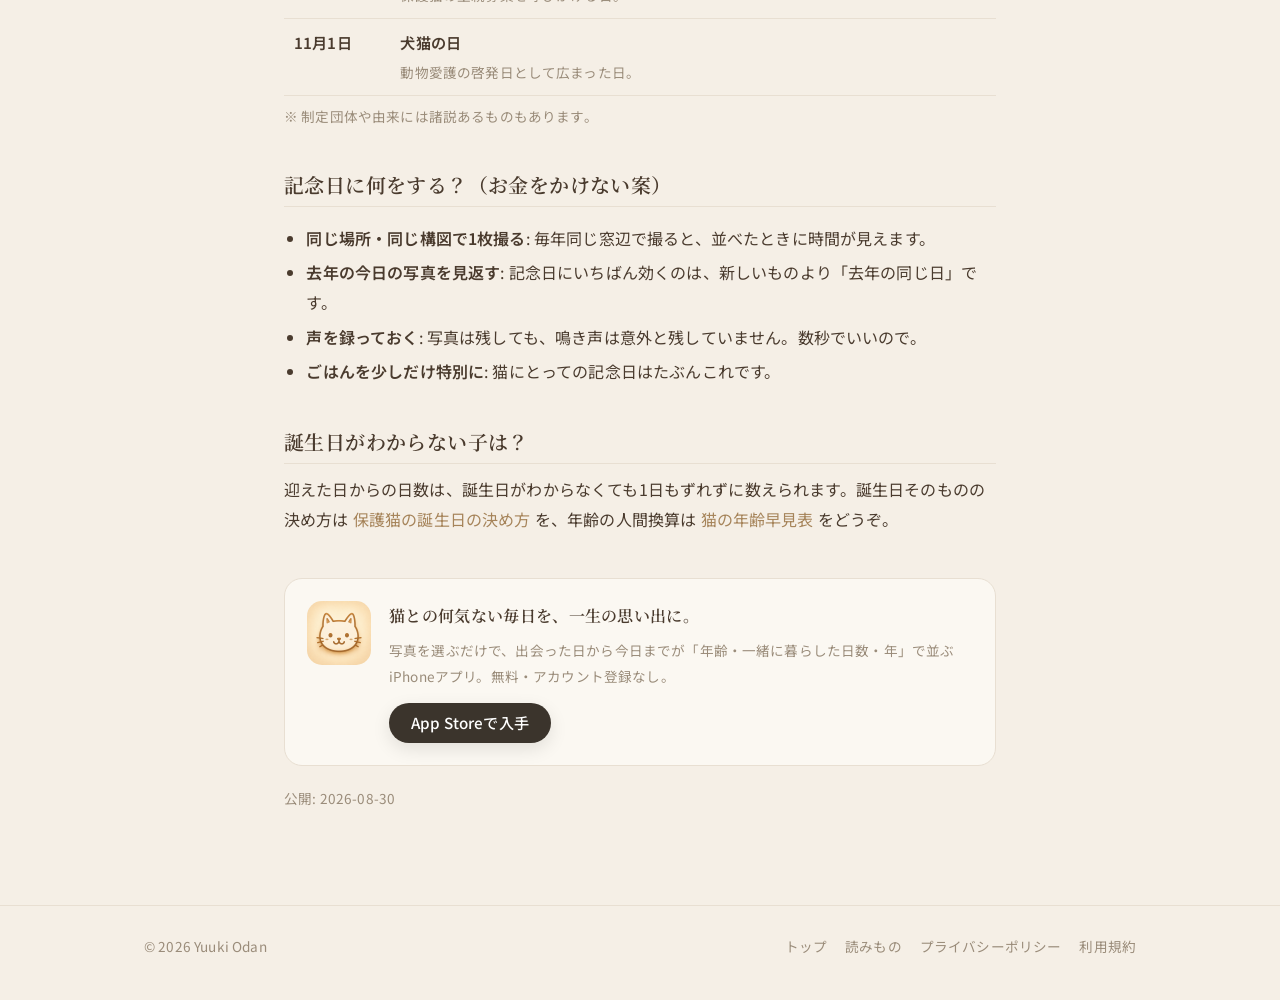
<file: catlife/anniversary/index.html>
<!doctype html>
<html lang="ja">
<head>
<meta charset="utf-8">
<meta name="viewport" content="width=device-width, initial-scale=1">
<title>猫の記念日一覧と「うちの子記念日」の数え方 | 猫の一生アルバム</title>
<meta name="description" content="猫の日（2/22）・世界猫の日など猫の記念日一覧と、家族になった日から何日目かを数える計算機。100日・365日・1,000日の節目と、記念日にお金をかけずにできること。">
<link rel="canonical" href="https://hello-world.design/catlife/anniversary/">
<meta property="og:type" content="article">
<meta property="og:title" content="猫の記念日一覧と「うちの子記念日」の数え方">
<meta property="og:description" content="猫の日（2/22）・世界猫の日など猫の記念日一覧と、家族になった日から何日目かを数える計算機。100日・365日・1,000日の節目と、記念日にお金をかけずにできること。">
<meta property="og:url" content="https://hello-world.design/catlife/anniversary/">
<meta property="og:image" content="https://hello-world.design/catlife/assets/ogp.png?v=2">
<meta property="og:locale" content="ja_JP">
<meta name="twitter:card" content="summary_large_image">
<link rel="icon" href="../assets/icon.png" type="image/png">
<link rel="apple-touch-icon" href="../assets/apple-touch-icon.png">
<link rel="preconnect" href="https://fonts.googleapis.com">
<link rel="preconnect" href="https://fonts.gstatic.com" crossorigin>
<link href="https://fonts.googleapis.com/css2?family=Noto+Sans+JP:wght@400;500&family=Noto+Serif+JP:wght@400;600&display=swap" rel="stylesheet">
<link rel="stylesheet" href="../assets/site.css?v=18">

<script type="application/ld+json">
{"@context":"https://schema.org","@type":"Article","headline":"猫の記念日一覧と「うちの子記念日」の数え方","description":"猫の日（2/22）・世界猫の日など猫の記念日一覧と、家族になった日から何日目かを数える計算機。100日・365日・1,000日の節目と、記念日にお金をかけずにできること。","datePublished":"2026-08-30","dateModified":"2026-08-30","inLanguage":"ja","mainEntityOfPage":"https://hello-world.design/catlife/anniversary/","author":{"@type":"Person","name":"Yuuki Odan"},"publisher":{"@type":"Person","name":"Yuuki Odan"},"image":"https://hello-world.design/catlife/assets/ogp.png"}
</script>
<script type="application/ld+json">
{"@context":"https://schema.org","@type":"BreadcrumbList","itemListElement":[{"@type":"ListItem","position":1,"name":"猫の一生アルバム","item":"https://hello-world.design/catlife/"},{"@type":"ListItem","position":2,"name":"読みもの","item":"https://hello-world.design/catlife/#articles"},{"@type":"ListItem","position":3,"name":"猫の記念日一覧と「うちの子記念日」の数え方","item":"https://hello-world.design/catlife/anniversary/"}]}
</script>
</head>
<body>
<header class="site-header">
  <div class="wrap">
    <a class="brand" href="../" aria-label="猫の一生アルバム"><img src="../assets/logo.png" alt="猫の一生アルバム"></a>
    <nav class="nav">
      <a class="hide-sp" href="../#articles">読みもの</a>
      <a class="hide-sp" href="../#faq">よくある質問</a>
      <a class="btn small" href="https://apps.apple.com/jp/app/id6801978439" target="_blank" rel="noopener">App Store</a>
    </nav>
  </div>
</header>
<main class="doc article">
<p class="crumbs"><a href="../">猫の一生アルバム</a> › <a href="../#articles">読みもの</a></p>

<h1>猫の記念日一覧と、<br><span class="h-sub">「うちの子記念日」の数え方（一緒に暮らして何日？計算機つき）</span></h1>
<p class="lead-doc">世の中の「猫の日」も楽しいけれど、いちばん大事なのは <strong>その子と自分だけの記念日</strong>。迎えた日からの日数を数えると、100日・1,000日といった節目が自然に見えてきます。まずは今日で何日目か、数えてみてください。</p>

<div class="calc" id="days-calc">
  <label for="adopt-date">家族になった日</label>
  <div class="calc-row"><input type="date" id="adopt-date"></div>
  <p class="calc-result">今日で <strong id="days-out">—</strong> <span class="muted" id="next-out"></span></p>
</div>

<h2>「うちの子記念日」の節目</h2>
<p>迎えた日を1日目として数えます（当日を1日目にするのは、「0日」から始めないため）。区切りのよい日は:</p>
<table class="tbl"><thead><tr><th>節目</th><th>迎えてからの目安</th></tr></thead><tbody>
<tr><th>100日</th><td>約3か月。新しい環境に慣れきる頃</td></tr>
<tr><th>365日（1年）</th><td>1周年。「うちの子記念日」の本番</td></tr>
<tr><th>500日</th><td>約1年4か月</td></tr>
<tr><th>1,000日</th><td>約2年9か月。もう「ずっと前からいた子」</td></tr>
<tr><th>2,000日</th><td>約5年半</td></tr>
<tr><th>3,000日</th><td>約8年2か月</td></tr>
<tr><th>5,000日</th><td>約13年8か月</td></tr>
</tbody></table>
<p class="muted small">※ <a href="../">猫の一生アルバム</a> は 100・200・300・500・700・1,000・1,500・2,000・3,000・4,000・5,000日と、毎年の「家族になった日」・誕生日を自動で節目として表示し、当日に通知します。</p>

<h2>世の中の「猫の日」一覧</h2>
<table class="tbl"><tbody><tr><th>2月22日</th><td><strong>猫の日（日本）</strong><br><span class='muted small'>「にゃん・にゃん・にゃん」の語呂合わせ。1987年に制定。</span></td></tr><tr><th>8月8日</th><td><strong>世界猫の日（International Cat Day）</strong><br><span class='muted small'>国際動物福祉基金（IFAW）が2002年に制定。</span></td></tr><tr><th>8月17日</th><td><strong>黒猫感謝の日（Black Cat Appreciation Day）</strong><br><span class='muted small'>黒猫の譲渡率向上のために始まった日。</span></td></tr><tr><th>10月16日</th><td><strong>保護猫の日</strong><br><span class='muted small'>日本で保護猫の譲渡を広めるために制定された日（民間団体が提唱）。</span></td></tr><tr><th>10月29日</th><td><strong>国際猫の日（National Cat Day・米国）</strong><br><span class='muted small'>保護猫の里親募集を呼びかける日。</span></td></tr><tr><th>11月1日</th><td><strong>犬猫の日</strong><br><span class='muted small'>動物愛護の啓発日として広まった日。</span></td></tr></tbody></table>
<p class="muted small">※ 制定団体や由来には諸説あるものもあります。</p>

<h2>記念日に何をする？（お金をかけない案）</h2>
<ul>
  <li><strong>同じ場所・同じ構図で1枚撮る</strong>: 毎年同じ窓辺で撮ると、並べたときに時間が見えます。</li>
  <li><strong>去年の今日の写真を見返す</strong>: 記念日にいちばん効くのは、新しいものより「去年の同じ日」です。</li>
  <li><strong>声を録っておく</strong>: 写真は残しても、鳴き声は意外と残していません。数秒でいいので。</li>
  <li><strong>ごはんを少しだけ特別に</strong>: 猫にとっての記念日はたぶんこれです。</li>
</ul>

<h2>誕生日がわからない子は？</h2>
<p>迎えた日からの日数は、誕生日がわからなくても1日もずれずに数えられます。誕生日そのものの決め方は <a href="../birthday/">保護猫の誕生日の決め方</a> を、年齢の人間換算は <a href="../age/">猫の年齢早見表</a> をどうぞ。</p>

<aside class="app-cta">
  <img src="../assets/icon.png" alt="" width="64" height="64">
  <div>
    <p class="serif"><span class="nb">猫との何気ない毎日を、</span><span class="nb">一生の思い出に。</span></p>
    <p class="muted small">写真を選ぶだけで、出会った日から今日までが「年齢・一緒に暮らした日数・年」で並ぶiPhoneアプリ。無料・アカウント登録なし。</p>
    <a class="btn" href="https://apps.apple.com/jp/app/id6801978439" target="_blank" rel="noopener">App Storeで入手</a>
  </div>
</aside>
<p class="muted small">公開: 2026-08-30</p>
</main>
<footer class="site-footer">
  <div class="wrap">
    <div>© 2026 Yuuki Odan</div>
    <nav>
      <a href="../">トップ</a>
      <a href="../#articles">読みもの</a>
      <a href="../privacy/">プライバシーポリシー</a>
      <a href="../terms/">利用規約</a>
    </nav>
  </div>
</footer>
<script>
(function(){
  var inp=document.getElementById('adopt-date'),out=document.getElementById('days-out'),nx=document.getElementById('next-out');
  var marks=[100,200,300,500,700,1000,1500,2000,3000,4000,5000];
  function calc(){
    if(!inp.value){out.textContent='—';nx.textContent='';return;}
    var a=new Date(inp.value+'T00:00:00'),t=new Date();t.setHours(0,0,0,0);
    var d=Math.floor((t-a)/86400000)+1;
    if(d<1){out.textContent='—';nx.textContent='（まだ迎えていない日付です）';return;}
    out.textContent=d.toLocaleString('ja-JP')+'日目';
    var next=null;for(var i=0;i<marks.length;i++){if(marks[i]>d){next=marks[i];break;}}
    var yrs=Math.floor(d/365.25);
    nx.textContent='（約'+yrs+'年'+(next?'。次の節目 '+next.toLocaleString('ja-JP')+'日目まであと'+(next-d)+'日':'')+'）';
  }
  inp.addEventListener('input',calc);
})();
</script>
</body>
</html>
</file>
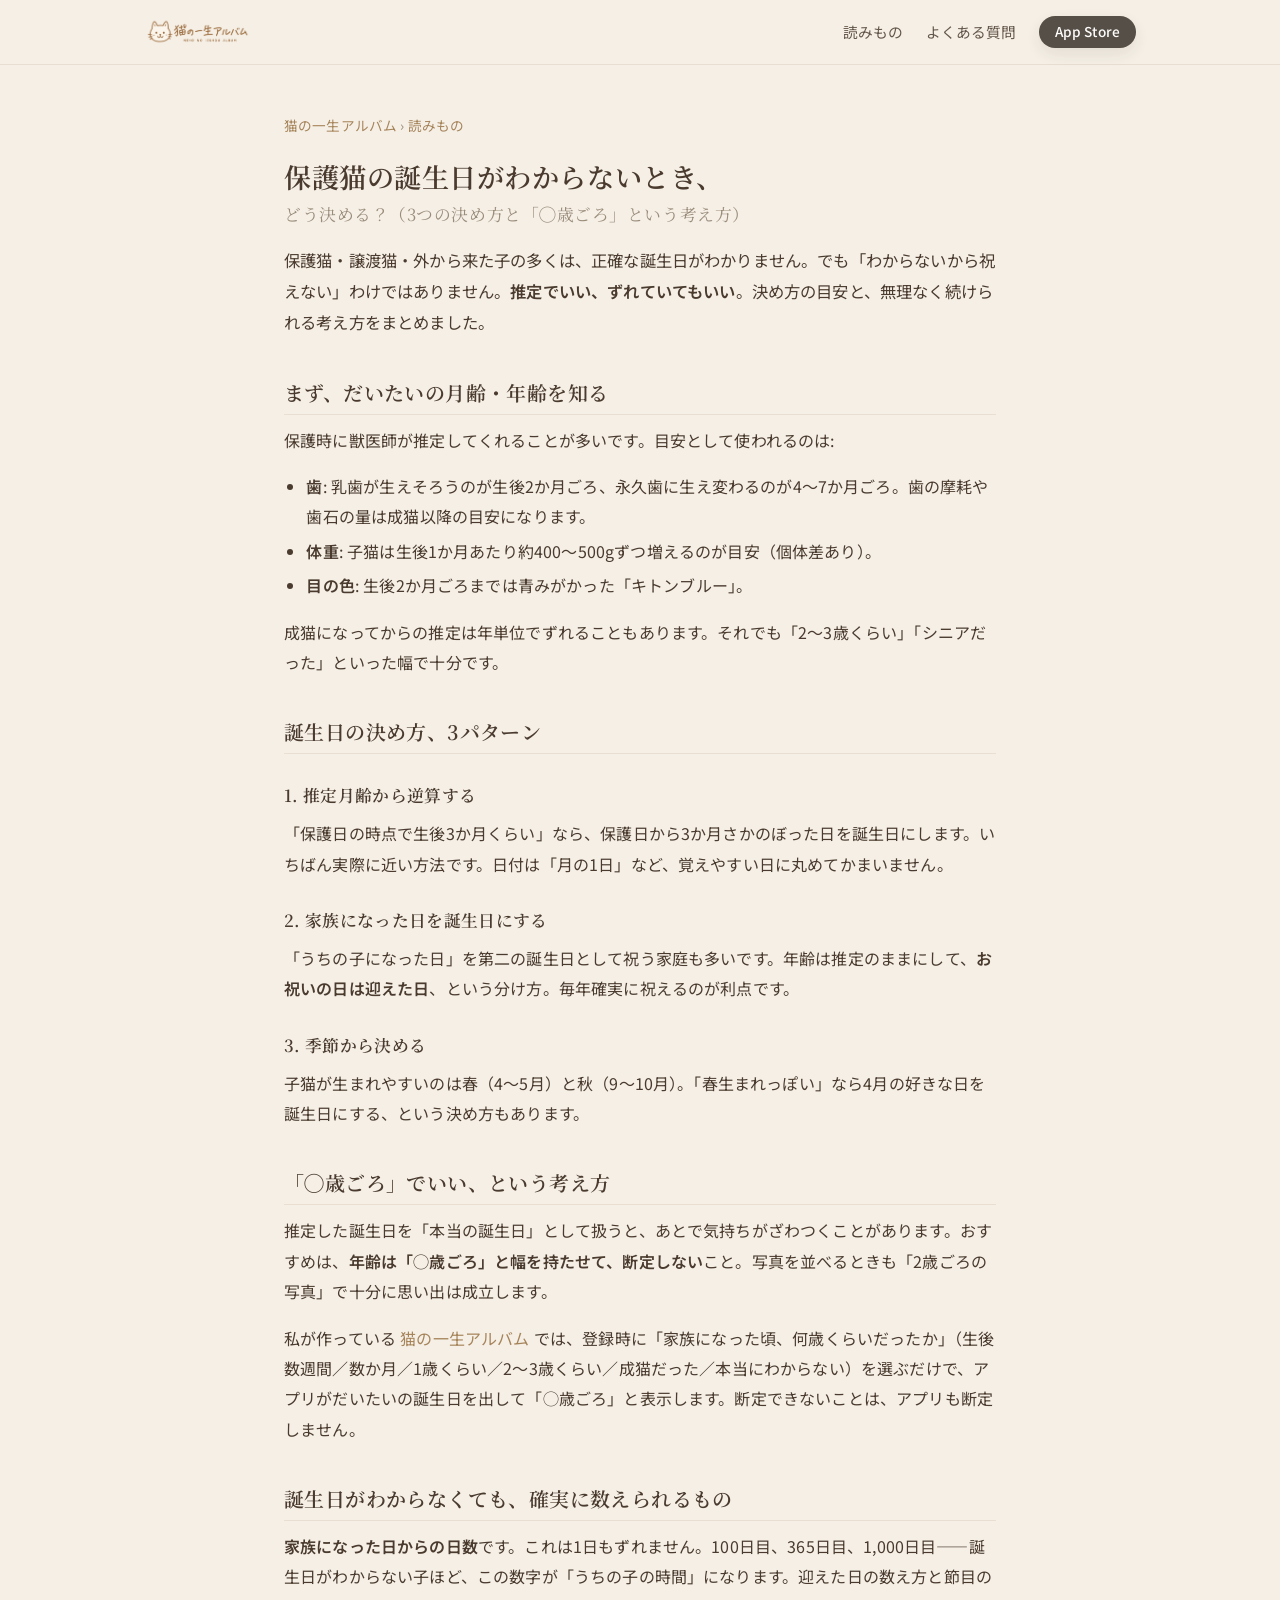
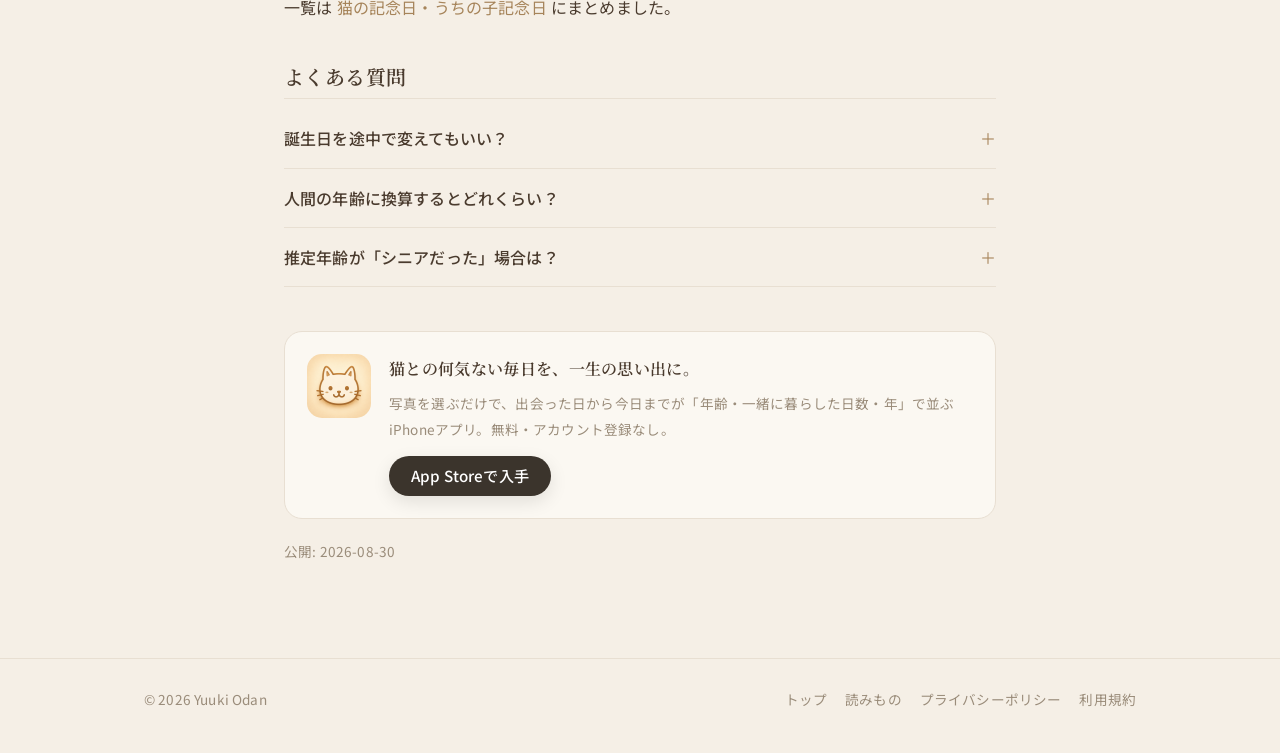
<file: catlife/birthday/index.html>
<!doctype html>
<html lang="ja">
<head>
<meta charset="utf-8">
<meta name="viewport" content="width=device-width, initial-scale=1">
<title>保護猫の誕生日がわからないときの決め方 | 猫の一生アルバム</title>
<meta name="description" content="保護猫・譲渡猫の誕生日がわからないときの決め方を3パターンで解説。推定月齢からの逆算、迎えた日を誕生日にする、季節から決める。「◯歳ごろ」でいいという考え方。">
<link rel="canonical" href="https://hello-world.design/catlife/birthday/">
<meta property="og:type" content="article">
<meta property="og:title" content="保護猫の誕生日がわからないときの決め方">
<meta property="og:description" content="保護猫・譲渡猫の誕生日がわからないときの決め方を3パターンで解説。推定月齢からの逆算、迎えた日を誕生日にする、季節から決める。「◯歳ごろ」でいいという考え方。">
<meta property="og:url" content="https://hello-world.design/catlife/birthday/">
<meta property="og:image" content="https://hello-world.design/catlife/assets/ogp.png?v=2">
<meta property="og:locale" content="ja_JP">
<meta name="twitter:card" content="summary_large_image">
<link rel="icon" href="../assets/icon.png" type="image/png">
<link rel="apple-touch-icon" href="../assets/apple-touch-icon.png">
<link rel="preconnect" href="https://fonts.googleapis.com">
<link rel="preconnect" href="https://fonts.gstatic.com" crossorigin>
<link href="https://fonts.googleapis.com/css2?family=Noto+Sans+JP:wght@400;500&family=Noto+Serif+JP:wght@400;600&display=swap" rel="stylesheet">
<link rel="stylesheet" href="../assets/site.css?v=18">

<script type="application/ld+json">
{"@context":"https://schema.org","@type":"Article","headline":"保護猫の誕生日がわからないときの決め方","description":"保護猫・譲渡猫の誕生日がわからないときの決め方を3パターンで解説。推定月齢からの逆算、迎えた日を誕生日にする、季節から決める。「◯歳ごろ」でいいという考え方。","datePublished":"2026-08-30","dateModified":"2026-08-30","inLanguage":"ja","mainEntityOfPage":"https://hello-world.design/catlife/birthday/","author":{"@type":"Person","name":"Yuuki Odan"},"publisher":{"@type":"Person","name":"Yuuki Odan"},"image":"https://hello-world.design/catlife/assets/ogp.png"}
</script>
<script type="application/ld+json">
{"@context":"https://schema.org","@type":"BreadcrumbList","itemListElement":[{"@type":"ListItem","position":1,"name":"猫の一生アルバム","item":"https://hello-world.design/catlife/"},{"@type":"ListItem","position":2,"name":"読みもの","item":"https://hello-world.design/catlife/#articles"},{"@type":"ListItem","position":3,"name":"保護猫の誕生日がわからないときの決め方","item":"https://hello-world.design/catlife/birthday/"}]}
</script>
</head>
<body>
<header class="site-header">
  <div class="wrap">
    <a class="brand" href="../" aria-label="猫の一生アルバム"><img src="../assets/logo.png" alt="猫の一生アルバム"></a>
    <nav class="nav">
      <a class="hide-sp" href="../#articles">読みもの</a>
      <a class="hide-sp" href="../#faq">よくある質問</a>
      <a class="btn small" href="https://apps.apple.com/jp/app/id6801978439" target="_blank" rel="noopener">App Store</a>
    </nav>
  </div>
</header>
<main class="doc article">
<p class="crumbs"><a href="../">猫の一生アルバム</a> › <a href="../#articles">読みもの</a></p>

<h1>保護猫の誕生日がわからないとき、<br><span class="h-sub">どう決める？（3つの決め方と「◯歳ごろ」という考え方）</span></h1>
<p class="lead-doc">保護猫・譲渡猫・外から来た子の多くは、正確な誕生日がわかりません。でも「わからないから祝えない」わけではありません。<strong>推定でいい、ずれていてもいい</strong>。決め方の目安と、無理なく続けられる考え方をまとめました。</p>

<h2>まず、だいたいの月齢・年齢を知る</h2>
<p>保護時に獣医師が推定してくれることが多いです。目安として使われるのは:</p>
<ul>
  <li><strong>歯</strong>: 乳歯が生えそろうのが生後2か月ごろ、永久歯に生え変わるのが4〜7か月ごろ。歯の摩耗や歯石の量は成猫以降の目安になります。</li>
  <li><strong>体重</strong>: 子猫は生後1か月あたり約400〜500gずつ増えるのが目安（個体差あり）。</li>
  <li><strong>目の色</strong>: 生後2か月ごろまでは青みがかった「キトンブルー」。</li>
</ul>
<p>成猫になってからの推定は年単位でずれることもあります。それでも「2〜3歳くらい」「シニアだった」といった幅で十分です。</p>

<h2>誕生日の決め方、3パターン</h2>
<h3>1. 推定月齢から逆算する</h3>
<p>「保護日の時点で生後3か月くらい」なら、保護日から3か月さかのぼった日を誕生日にします。いちばん実際に近い方法です。日付は「月の1日」など、覚えやすい日に丸めてかまいません。</p>
<h3>2. 家族になった日を誕生日にする</h3>
<p>「うちの子になった日」を第二の誕生日として祝う家庭も多いです。年齢は推定のままにして、<strong>お祝いの日は迎えた日</strong>、という分け方。毎年確実に祝えるのが利点です。</p>
<h3>3. 季節から決める</h3>
<p>子猫が生まれやすいのは春（4〜5月）と秋（9〜10月）。「春生まれっぽい」なら4月の好きな日を誕生日にする、という決め方もあります。</p>

<h2>「◯歳ごろ」でいい、という考え方</h2>
<p>推定した誕生日を「本当の誕生日」として扱うと、あとで気持ちがざわつくことがあります。おすすめは、<strong>年齢は「◯歳ごろ」と幅を持たせて、断定しない</strong>こと。写真を並べるときも「2歳ごろの写真」で十分に思い出は成立します。</p>
<p>私が作っている <a href="../">猫の一生アルバム</a> では、登録時に「家族になった頃、何歳くらいだったか」（生後数週間／数か月／1歳くらい／2〜3歳くらい／成猫だった／本当にわからない）を選ぶだけで、アプリがだいたいの誕生日を出して「◯歳ごろ」と表示します。断定できないことは、アプリも断定しません。</p>

<h2>誕生日がわからなくても、確実に数えられるもの</h2>
<p><strong>家族になった日からの日数</strong>です。これは1日もずれません。100日目、365日目、1,000日目——誕生日がわからない子ほど、この数字が「うちの子の時間」になります。迎えた日の数え方と節目の一覧は <a href="../anniversary/">猫の記念日・うちの子記念日</a> にまとめました。</p>

<h2>よくある質問</h2>
<div class="faq">
  <details><summary>誕生日を途中で変えてもいい？</summary><p>もちろんです。獣医師の再推定や、歯の生え変わりで月齢がはっきりすることもあります。変えた日から新しい誕生日で数えれば大丈夫です。</p></details>
  <details><summary>人間の年齢に換算するとどれくらい？</summary><p>1歳で約15歳、2歳で約24歳、以降1年＝約4歳が目安です。<a href="../age/">猫の年齢換算の早見表・計算機</a> で確認できます。</p></details>
  <details><summary>推定年齢が「シニアだった」場合は？</summary><p>誕生日より「迎えた日」を軸にするのがおすすめです。一緒に暮らした日数は、シニアから迎えた子ほど1日の重みが違います。</p></details>
</div>

<aside class="app-cta">
  <img src="../assets/icon.png" alt="" width="64" height="64">
  <div>
    <p class="serif"><span class="nb">猫との何気ない毎日を、</span><span class="nb">一生の思い出に。</span></p>
    <p class="muted small">写真を選ぶだけで、出会った日から今日までが「年齢・一緒に暮らした日数・年」で並ぶiPhoneアプリ。無料・アカウント登録なし。</p>
    <a class="btn" href="https://apps.apple.com/jp/app/id6801978439" target="_blank" rel="noopener">App Storeで入手</a>
  </div>
</aside>
<p class="muted small">公開: 2026-08-30</p>
</main>
<footer class="site-footer">
  <div class="wrap">
    <div>© 2026 Yuuki Odan</div>
    <nav>
      <a href="../">トップ</a>
      <a href="../#articles">読みもの</a>
      <a href="../privacy/">プライバシーポリシー</a>
      <a href="../terms/">利用規約</a>
    </nav>
  </div>
</footer>

</body>
</html>
</file>
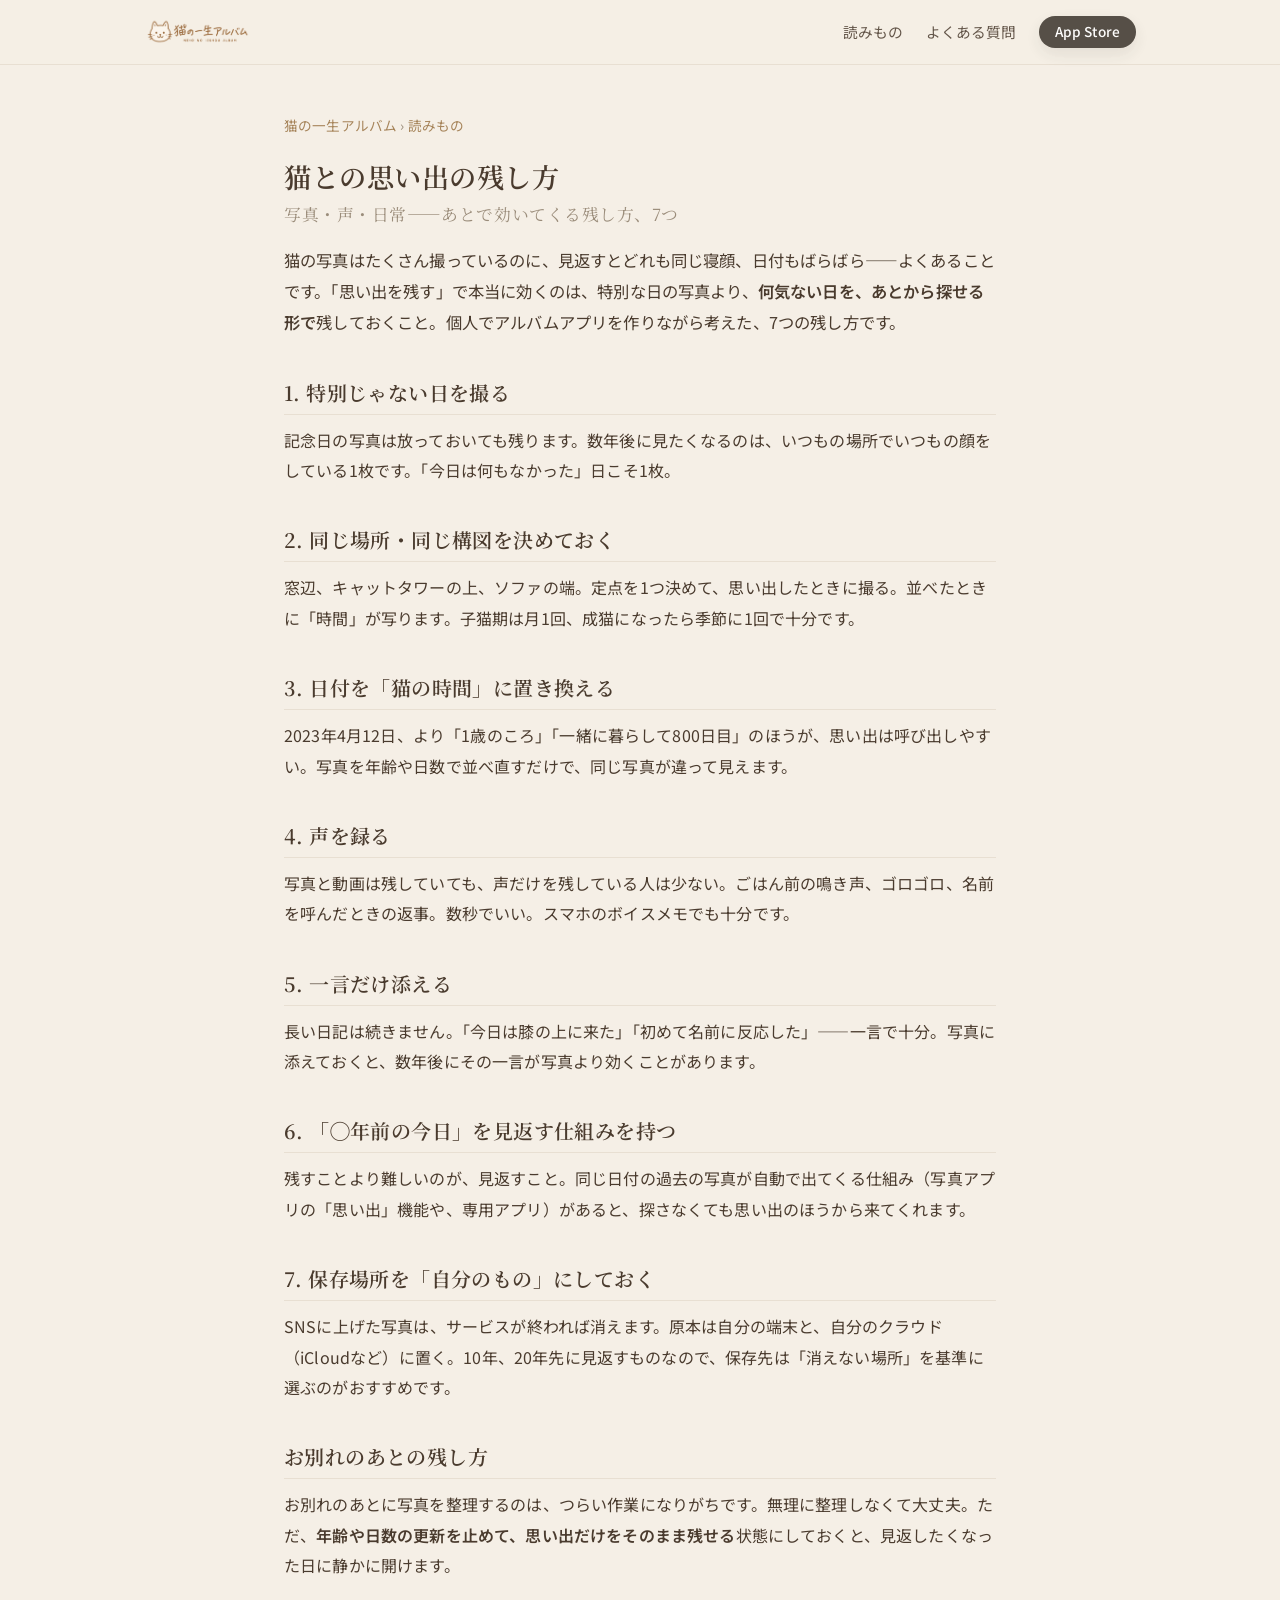
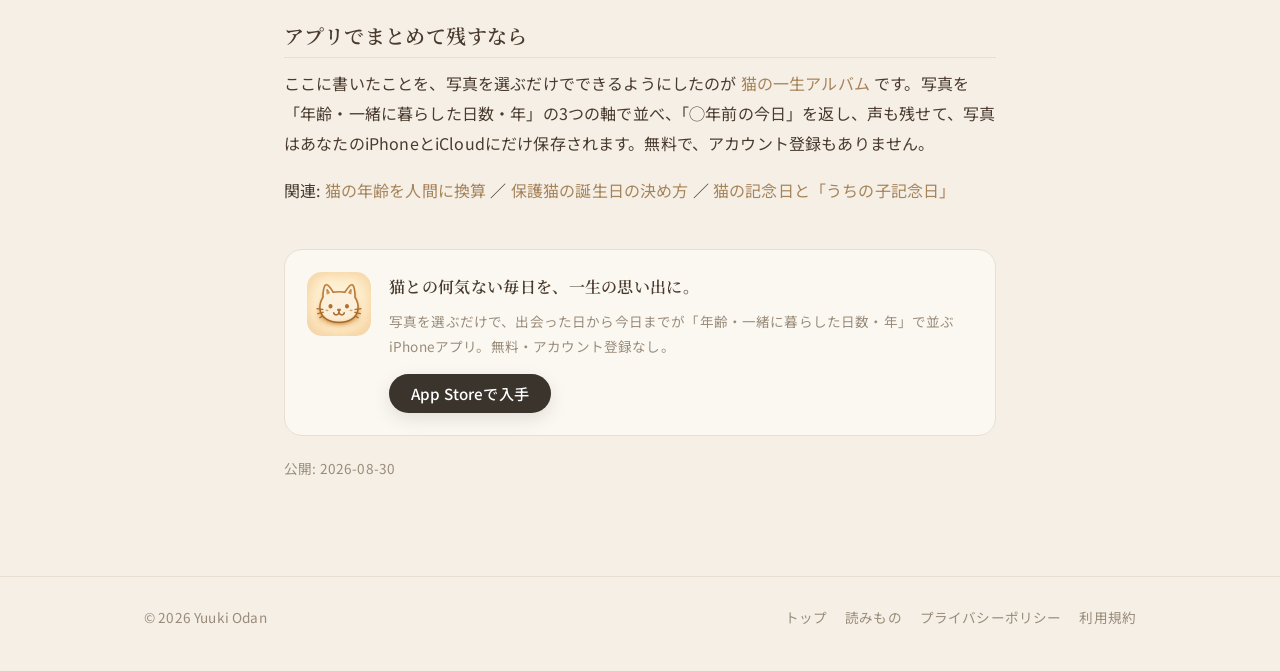
<file: catlife/memories/index.html>
<!doctype html>
<html lang="ja">
<head>
<meta charset="utf-8">
<meta name="viewport" content="width=device-width, initial-scale=1">
<title>猫との思い出の残し方——あとで効いてくる7つの方法 | 猫の一生アルバム</title>
<meta name="description" content="猫との思い出の残し方を7つ。特別じゃない日を撮る、定点で撮る、日付を猫の時間に置き換える、声を録る、一言添える、◯年前の今日を見返す仕組み、保存先は自分のものに。">
<link rel="canonical" href="https://hello-world.design/catlife/memories/">
<meta property="og:type" content="article">
<meta property="og:title" content="猫との思い出の残し方——あとで効いてくる7つの方法">
<meta property="og:description" content="猫との思い出の残し方を7つ。特別じゃない日を撮る、定点で撮る、日付を猫の時間に置き換える、声を録る、一言添える、◯年前の今日を見返す仕組み、保存先は自分のものに。">
<meta property="og:url" content="https://hello-world.design/catlife/memories/">
<meta property="og:image" content="https://hello-world.design/catlife/assets/ogp.png?v=2">
<meta property="og:locale" content="ja_JP">
<meta name="twitter:card" content="summary_large_image">
<link rel="icon" href="../assets/icon.png" type="image/png">
<link rel="apple-touch-icon" href="../assets/apple-touch-icon.png">
<link rel="preconnect" href="https://fonts.googleapis.com">
<link rel="preconnect" href="https://fonts.gstatic.com" crossorigin>
<link href="https://fonts.googleapis.com/css2?family=Noto+Sans+JP:wght@400;500&family=Noto+Serif+JP:wght@400;600&display=swap" rel="stylesheet">
<link rel="stylesheet" href="../assets/site.css?v=18">

<script type="application/ld+json">
{"@context":"https://schema.org","@type":"Article","headline":"猫との思い出の残し方——あとで効いてくる7つの方法","description":"猫との思い出の残し方を7つ。特別じゃない日を撮る、定点で撮る、日付を猫の時間に置き換える、声を録る、一言添える、◯年前の今日を見返す仕組み、保存先は自分のものに。","datePublished":"2026-08-30","dateModified":"2026-08-30","inLanguage":"ja","mainEntityOfPage":"https://hello-world.design/catlife/memories/","author":{"@type":"Person","name":"Yuuki Odan"},"publisher":{"@type":"Person","name":"Yuuki Odan"},"image":"https://hello-world.design/catlife/assets/ogp.png"}
</script>
<script type="application/ld+json">
{"@context":"https://schema.org","@type":"BreadcrumbList","itemListElement":[{"@type":"ListItem","position":1,"name":"猫の一生アルバム","item":"https://hello-world.design/catlife/"},{"@type":"ListItem","position":2,"name":"読みもの","item":"https://hello-world.design/catlife/#articles"},{"@type":"ListItem","position":3,"name":"猫との思い出の残し方——あとで効いてくる7つの方法","item":"https://hello-world.design/catlife/memories/"}]}
</script>
</head>
<body>
<header class="site-header">
  <div class="wrap">
    <a class="brand" href="../" aria-label="猫の一生アルバム"><img src="../assets/logo.png" alt="猫の一生アルバム"></a>
    <nav class="nav">
      <a class="hide-sp" href="../#articles">読みもの</a>
      <a class="hide-sp" href="../#faq">よくある質問</a>
      <a class="btn small" href="https://apps.apple.com/jp/app/id6801978439" target="_blank" rel="noopener">App Store</a>
    </nav>
  </div>
</header>
<main class="doc article">
<p class="crumbs"><a href="../">猫の一生アルバム</a> › <a href="../#articles">読みもの</a></p>

<h1>猫との思い出の残し方<br><span class="h-sub">写真・声・日常——あとで効いてくる残し方、7つ</span></h1>
<p class="lead-doc">猫の写真はたくさん撮っているのに、見返すとどれも同じ寝顔、日付もばらばら——よくあることです。「思い出を残す」で本当に効くのは、特別な日の写真より、<strong>何気ない日を、あとから探せる形で</strong>残しておくこと。個人でアルバムアプリを作りながら考えた、7つの残し方です。</p>

<h2>1. 特別じゃない日を撮る</h2>
<p>記念日の写真は放っておいても残ります。数年後に見たくなるのは、いつもの場所でいつもの顔をしている1枚です。「今日は何もなかった」日こそ1枚。</p>

<h2>2. 同じ場所・同じ構図を決めておく</h2>
<p>窓辺、キャットタワーの上、ソファの端。定点を1つ決めて、思い出したときに撮る。並べたときに「時間」が写ります。子猫期は月1回、成猫になったら季節に1回で十分です。</p>

<h2>3. 日付を「猫の時間」に置き換える</h2>
<p>2023年4月12日、より「1歳のころ」「一緒に暮らして800日目」のほうが、思い出は呼び出しやすい。写真を年齢や日数で並べ直すだけで、同じ写真が違って見えます。</p>

<h2>4. 声を録る</h2>
<p>写真と動画は残していても、声だけを残している人は少ない。ごはん前の鳴き声、ゴロゴロ、名前を呼んだときの返事。数秒でいい。スマホのボイスメモでも十分です。</p>

<h2>5. 一言だけ添える</h2>
<p>長い日記は続きません。「今日は膝の上に来た」「初めて名前に反応した」——一言で十分。写真に添えておくと、数年後にその一言が写真より効くことがあります。</p>

<h2>6. 「◯年前の今日」を見返す仕組みを持つ</h2>
<p>残すことより難しいのが、見返すこと。同じ日付の過去の写真が自動で出てくる仕組み（写真アプリの「思い出」機能や、専用アプリ）があると、探さなくても思い出のほうから来てくれます。</p>

<h2>7. 保存場所を「自分のもの」にしておく</h2>
<p>SNSに上げた写真は、サービスが終われば消えます。原本は自分の端末と、自分のクラウド（iCloudなど）に置く。10年、20年先に見返すものなので、保存先は「消えない場所」を基準に選ぶのがおすすめです。</p>

<h2>お別れのあとの残し方</h2>
<p>お別れのあとに写真を整理するのは、つらい作業になりがちです。無理に整理しなくて大丈夫。ただ、<strong>年齢や日数の更新を止めて、思い出だけをそのまま残せる</strong>状態にしておくと、見返したくなった日に静かに開けます。</p>

<h2>アプリでまとめて残すなら</h2>
<p>ここに書いたことを、写真を選ぶだけでできるようにしたのが <a href="../">猫の一生アルバム</a> です。写真を「年齢・一緒に暮らした日数・年」の3つの軸で並べ、「◯年前の今日」を返し、声も残せて、写真はあなたのiPhoneとiCloudにだけ保存されます。無料で、アカウント登録もありません。</p>
<p>関連: <a href="../age/">猫の年齢を人間に換算</a> ／ <a href="../birthday/">保護猫の誕生日の決め方</a> ／ <a href="../anniversary/">猫の記念日と「うちの子記念日」</a></p>

<aside class="app-cta">
  <img src="../assets/icon.png" alt="" width="64" height="64">
  <div>
    <p class="serif"><span class="nb">猫との何気ない毎日を、</span><span class="nb">一生の思い出に。</span></p>
    <p class="muted small">写真を選ぶだけで、出会った日から今日までが「年齢・一緒に暮らした日数・年」で並ぶiPhoneアプリ。無料・アカウント登録なし。</p>
    <a class="btn" href="https://apps.apple.com/jp/app/id6801978439" target="_blank" rel="noopener">App Storeで入手</a>
  </div>
</aside>
<p class="muted small">公開: 2026-08-30</p>
</main>
<footer class="site-footer">
  <div class="wrap">
    <div>© 2026 Yuuki Odan</div>
    <nav>
      <a href="../">トップ</a>
      <a href="../#articles">読みもの</a>
      <a href="../privacy/">プライバシーポリシー</a>
      <a href="../terms/">利用規約</a>
    </nav>
  </div>
</footer>

</body>
</html>
</file>
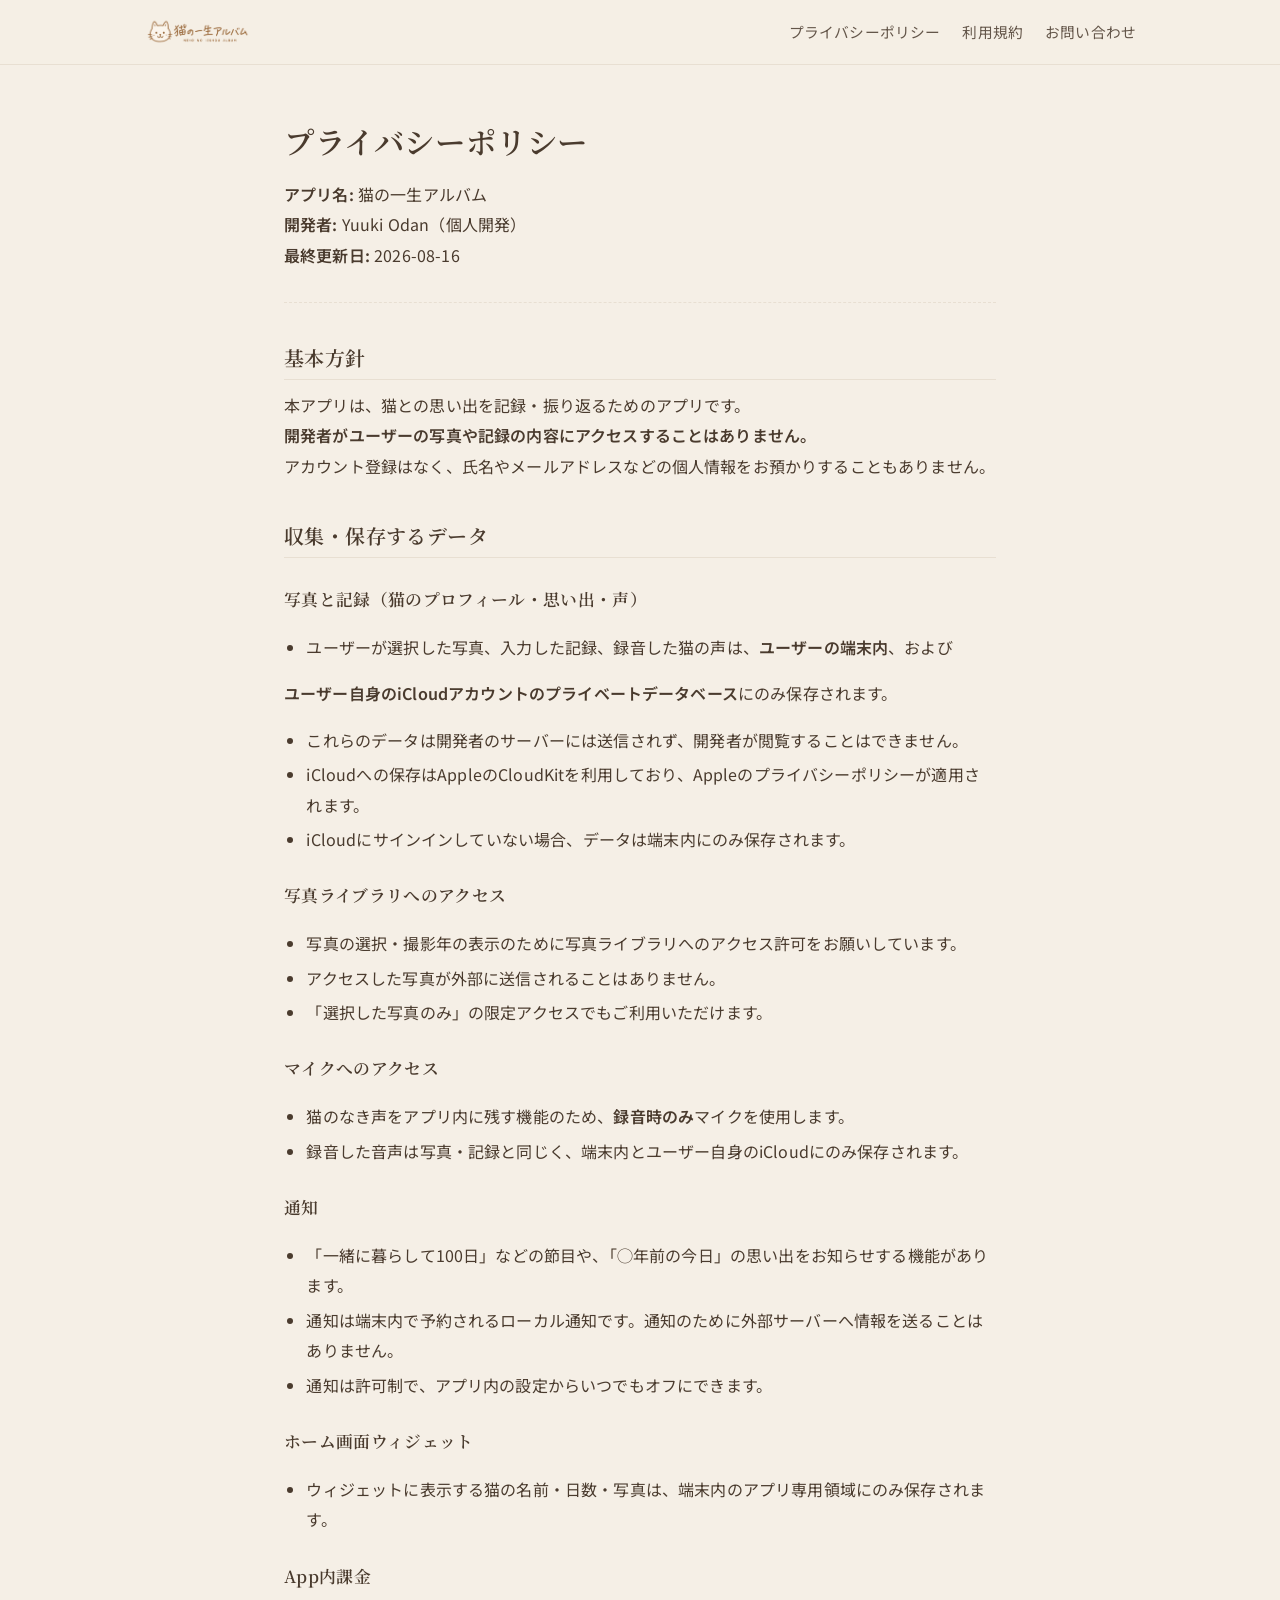
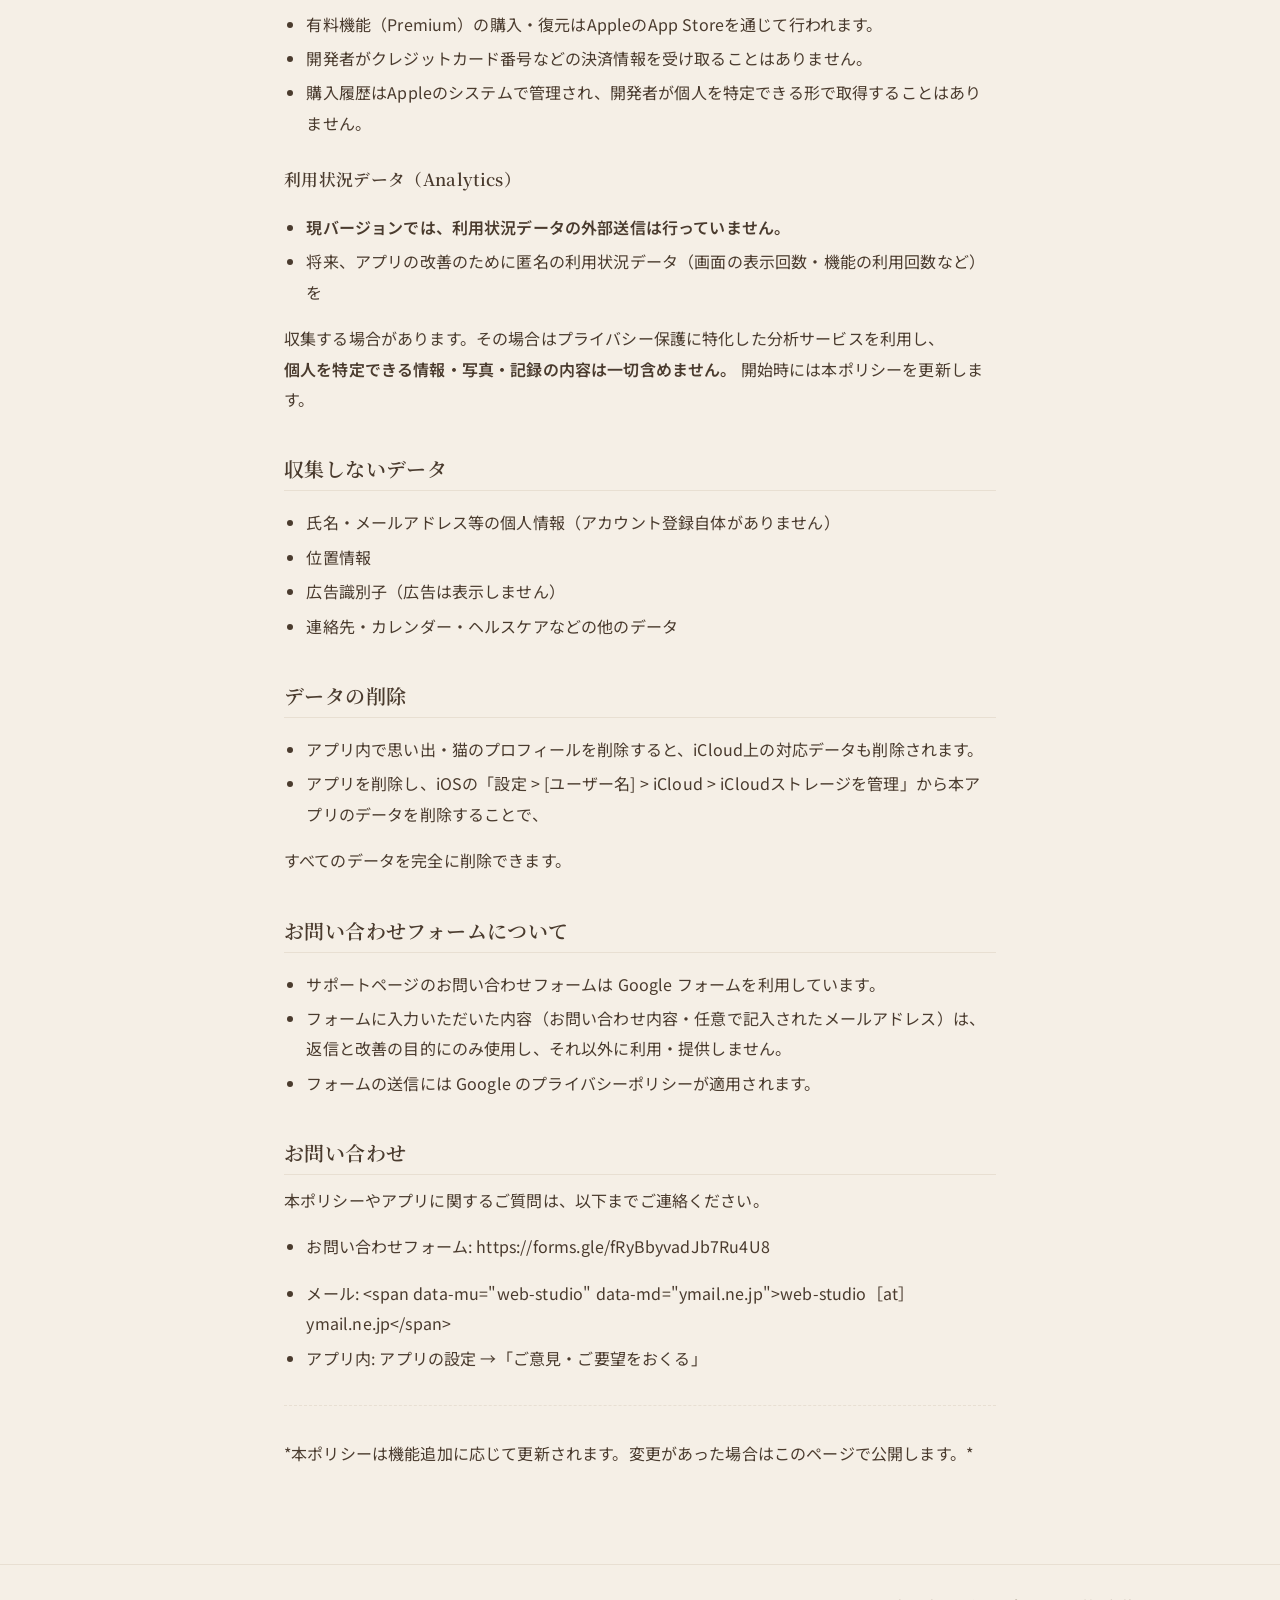
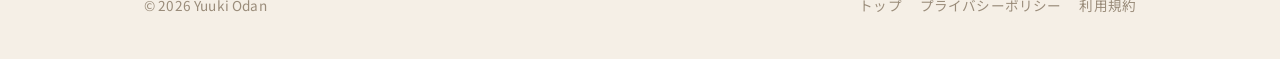
<file: catlife/privacy/index.html>
<!doctype html>
<html lang="ja">
<head>
<meta charset="utf-8">
<meta name="viewport" content="width=device-width, initial-scale=1">
<title>プライバシーポリシー | 猫の一生アルバム</title>
<link rel="icon" href="../assets/icon.png" type="image/png">
<link rel="apple-touch-icon" href="../assets/apple-touch-icon.png">
<link rel="preconnect" href="https://fonts.googleapis.com">
<link rel="preconnect" href="https://fonts.gstatic.com" crossorigin>
<link href="https://fonts.googleapis.com/css2?family=Noto+Sans+JP:wght@400;500&family=Noto+Serif+JP:wght@400;600&display=swap" rel="stylesheet">
<link rel="stylesheet" href="../assets/site.css?v=7">
</head>
<body>
<header class="site-header">
  <div class="wrap">
    <a class="brand" href="../" aria-label="猫の一生アルバム"><img src="../assets/logo.png" alt="猫の一生アルバム"></a>
    <nav class="nav">
      <a href="../privacy/">プライバシーポリシー</a>
      <a href="../terms/">利用規約</a>
      <a class="hide-sp" href="../#contact">お問い合わせ</a>
    </nav>
  </div>
</header>
<main class="doc">
<h1>プライバシーポリシー</h1>
<p><strong>アプリ名:</strong> 猫の一生アルバム<br><strong>開発者:</strong> Yuuki Odan（個人開発）<br><strong>最終更新日:</strong> 2026-08-16</p>
<hr>
<h2>基本方針</h2>
<p>本アプリは、猫との思い出を記録・振り返るためのアプリです。<br><strong>開発者がユーザーの写真や記録の内容にアクセスすることはありません。</strong><br>アカウント登録はなく、氏名やメールアドレスなどの個人情報をお預かりすることもありません。</p>
<h2>収集・保存するデータ</h2>
<h3>写真と記録（猫のプロフィール・思い出・声）</h3>
<ul>
<li>ユーザーが選択した写真、入力した記録、録音した猫の声は、<strong>ユーザーの端末内</strong>、および</li>
</ul>
<p><strong>ユーザー自身のiCloudアカウントのプライベートデータベース</strong>にのみ保存されます。</p>
<ul>
<li>これらのデータは開発者のサーバーには送信されず、開発者が閲覧することはできません。</li>
<li>iCloudへの保存はAppleのCloudKitを利用しており、Appleのプライバシーポリシーが適用されます。</li>
<li>iCloudにサインインしていない場合、データは端末内にのみ保存されます。</li>
</ul>
<h3>写真ライブラリへのアクセス</h3>
<ul>
<li>写真の選択・撮影年の表示のために写真ライブラリへのアクセス許可をお願いしています。</li>
<li>アクセスした写真が外部に送信されることはありません。</li>
<li>「選択した写真のみ」の限定アクセスでもご利用いただけます。</li>
</ul>
<h3>マイクへのアクセス</h3>
<ul>
<li>猫のなき声をアプリ内に残す機能のため、<strong>録音時のみ</strong>マイクを使用します。</li>
<li>録音した音声は写真・記録と同じく、端末内とユーザー自身のiCloudにのみ保存されます。</li>
</ul>
<h3>通知</h3>
<ul>
<li>「一緒に暮らして100日」などの節目や、「◯年前の今日」の思い出をお知らせする機能があります。</li>
<li>通知は端末内で予約されるローカル通知です。通知のために外部サーバーへ情報を送ることはありません。</li>
<li>通知は許可制で、アプリ内の設定からいつでもオフにできます。</li>
</ul>
<h3>ホーム画面ウィジェット</h3>
<ul>
<li>ウィジェットに表示する猫の名前・日数・写真は、端末内のアプリ専用領域にのみ保存されます。</li>
</ul>
<h3>App内課金</h3>
<ul>
<li>有料機能（Premium）の購入・復元はAppleのApp Storeを通じて行われます。</li>
<li>開発者がクレジットカード番号などの決済情報を受け取ることはありません。</li>
<li>購入履歴はAppleのシステムで管理され、開発者が個人を特定できる形で取得することはありません。</li>
</ul>
<h3>利用状況データ（Analytics）</h3>
<ul>
<li><strong>現バージョンでは、利用状況データの外部送信は行っていません。</strong></li>
<li>将来、アプリの改善のために匿名の利用状況データ（画面の表示回数・機能の利用回数など）を</li>
</ul>
<p>収集する場合があります。その場合はプライバシー保護に特化した分析サービスを利用し、<br><strong>個人を特定できる情報・写真・記録の内容は一切含めません。</strong> 開始時には本ポリシーを更新します。</p>
<h2>収集しないデータ</h2>
<ul>
<li>氏名・メールアドレス等の個人情報（アカウント登録自体がありません）</li>
<li>位置情報</li>
<li>広告識別子（広告は表示しません）</li>
<li>連絡先・カレンダー・ヘルスケアなどの他のデータ</li>
</ul>
<h2>データの削除</h2>
<ul>
<li>アプリ内で思い出・猫のプロフィールを削除すると、iCloud上の対応データも削除されます。</li>
<li>アプリを削除し、iOSの「設定 &gt; [ユーザー名] &gt; iCloud &gt; iCloudストレージを管理」から本アプリのデータを削除することで、</li>
</ul>
<p>すべてのデータを完全に削除できます。</p>
<h2>お問い合わせフォームについて</h2>
<ul>
<li>サポートページのお問い合わせフォームは Google フォームを利用しています。</li>
<li>フォームに入力いただいた内容（お問い合わせ内容・任意で記入されたメールアドレス）は、返信と改善の目的にのみ使用し、それ以外に利用・提供しません。</li>
<li>フォームの送信には Google のプライバシーポリシーが適用されます。</li>
</ul>
<h2>お問い合わせ</h2>
<p>本ポリシーやアプリに関するご質問は、以下までご連絡ください。</p>
<ul>
<li>お問い合わせフォーム: https://forms.gle/fRyBbyvadJb7Ru4U8</li>
</ul>
<ul>
<li>メール: &lt;span data-mu="web-studio" data-md="ymail.ne.jp"&gt;web-studio［at］ymail.ne.jp&lt;/span&gt;</li>
<li>アプリ内: アプリの設定 →「ご意見・ご要望をおくる」</li>
</ul>
<hr>
<p>*本ポリシーは機能追加に応じて更新されます。変更があった場合はこのページで公開します。*</p>
</main>
<footer class="site-footer">
  <div class="wrap">
    <div>© 2026 Yuuki Odan</div>
    <nav>
      <a href="../">トップ</a>
      <a href="../privacy/">プライバシーポリシー</a>
      <a href="../terms/">利用規約</a>
    </nav>
  </div>
</footer>
<script>
// メールアドレスはHTMLに直接書かず、表示時に組み立てる（収集ボット対策）
document.querySelectorAll("[data-mu]").forEach(function (el) {
  var addr = el.getAttribute("data-mu") + "@" + el.getAttribute("data-md");
  var a = document.createElement("a");
  a.href = "mailto:" + addr + (el.getAttribute("data-ms") ? "?subject=" + encodeURIComponent(el.getAttribute("data-ms")) : "");
  a.textContent = el.getAttribute("data-label") || addr;
  el.replaceWith(a);
});
</script>
</body>
</html>
</file>
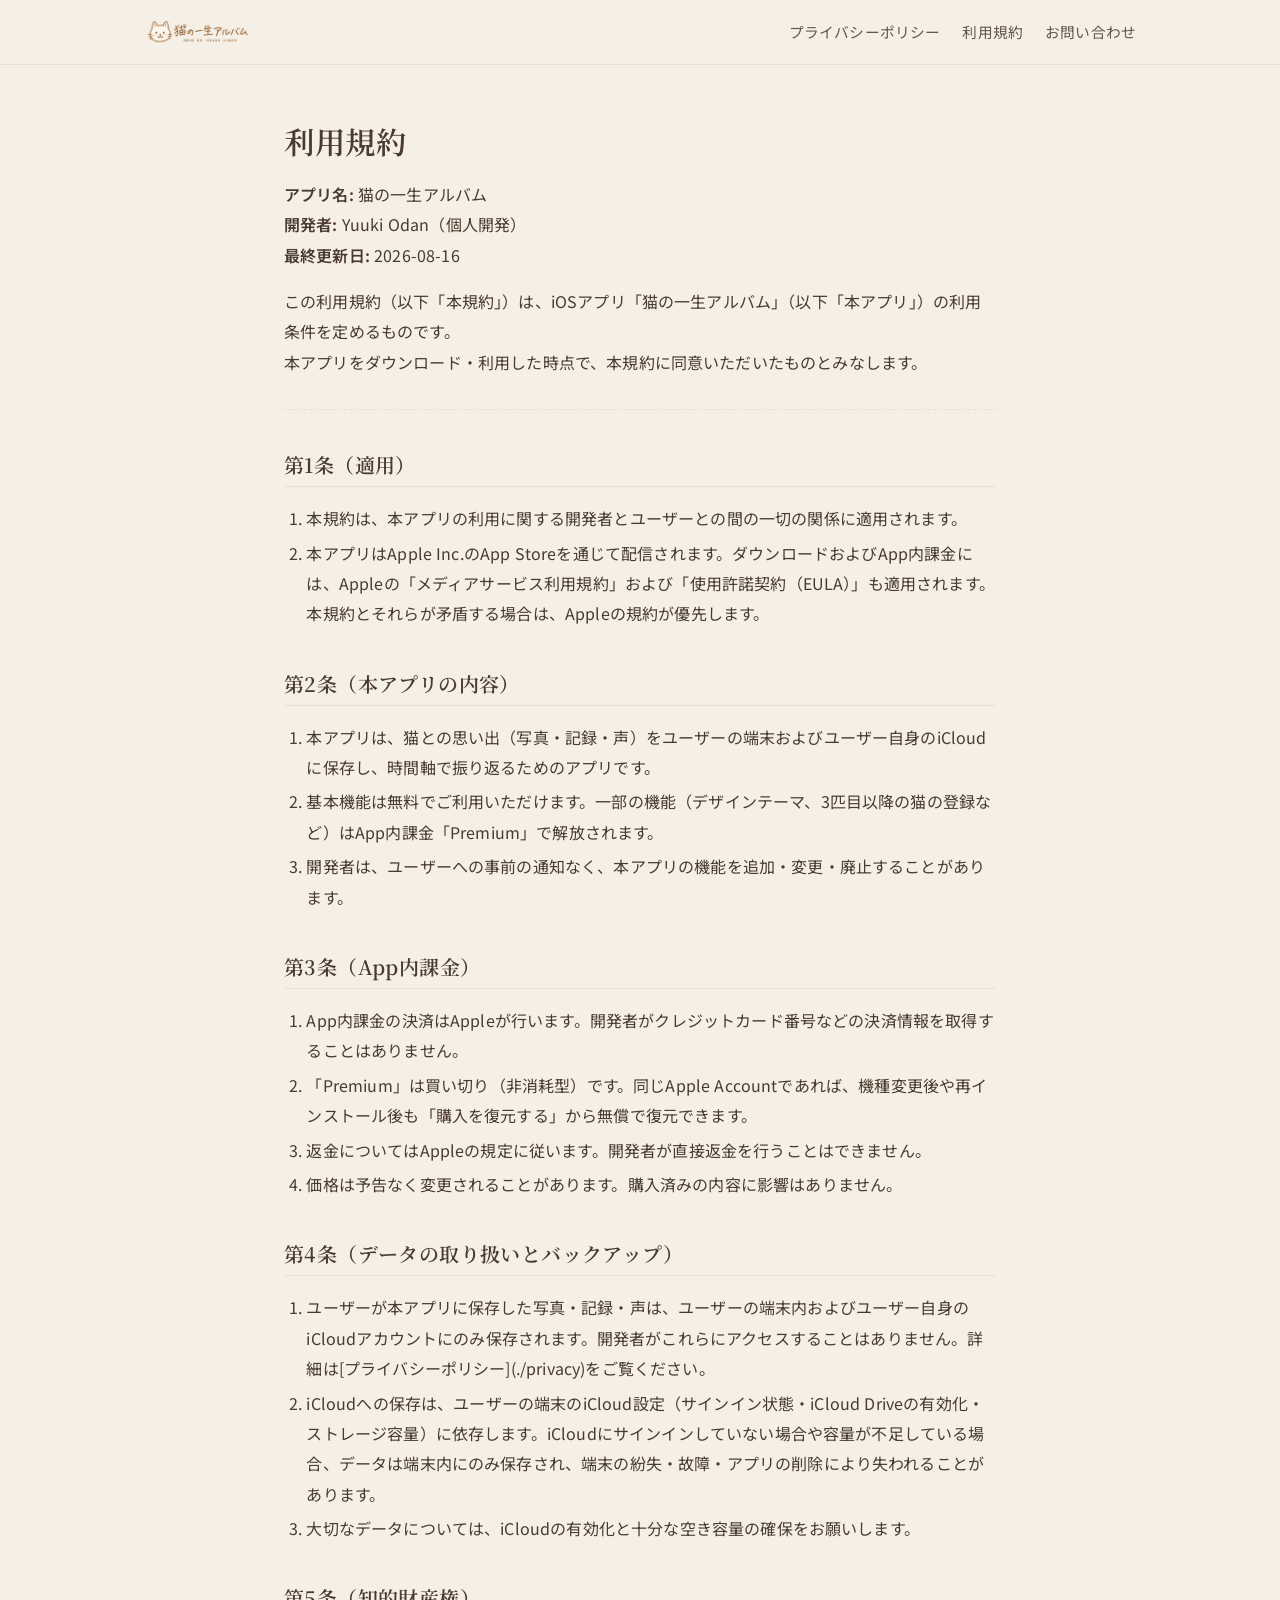
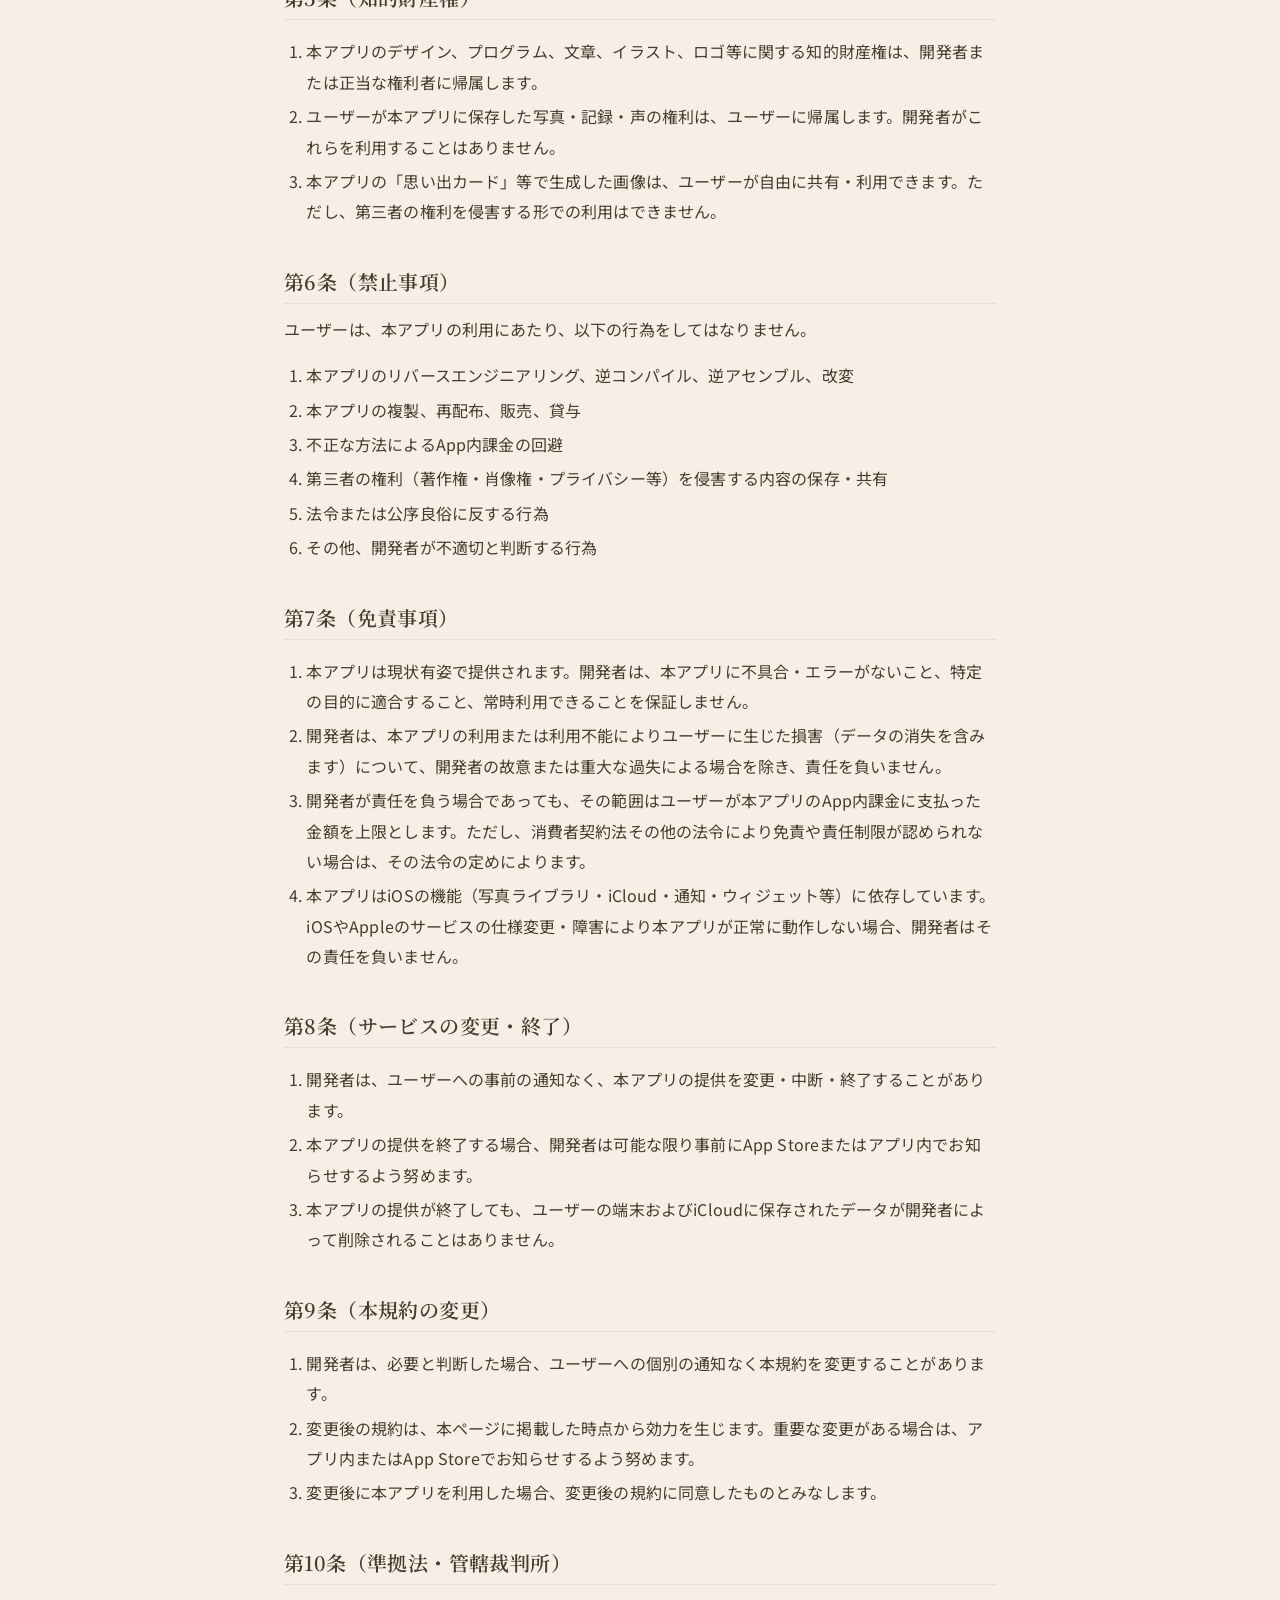
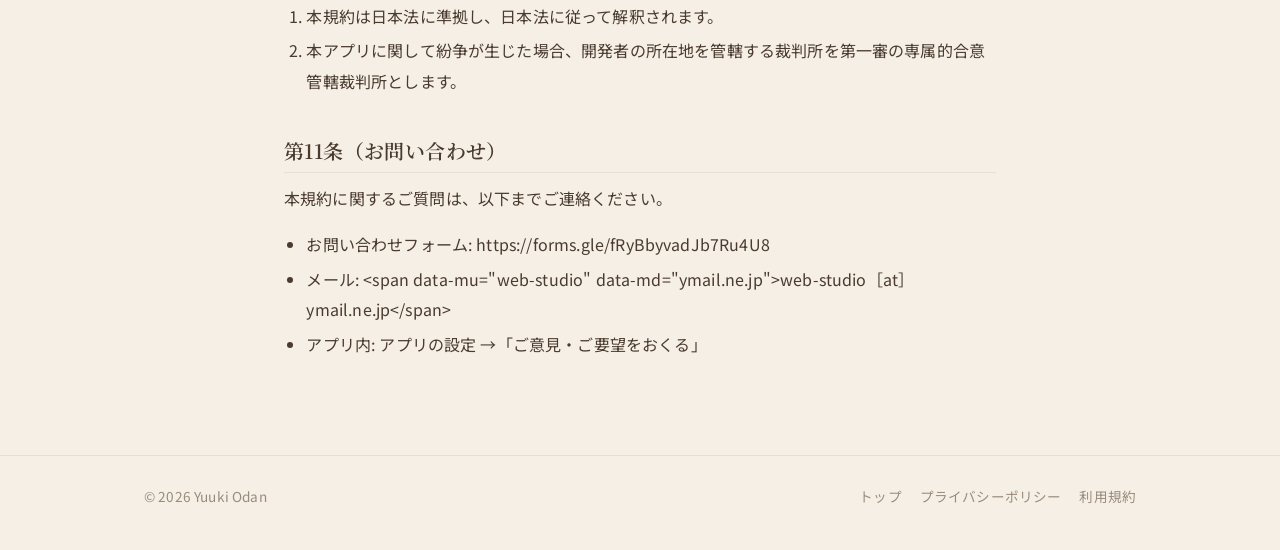
<file: catlife/terms/index.html>
<!doctype html>
<html lang="ja">
<head>
<meta charset="utf-8">
<meta name="viewport" content="width=device-width, initial-scale=1">
<title>利用規約 | 猫の一生アルバム</title>
<link rel="icon" href="../assets/icon.png" type="image/png">
<link rel="apple-touch-icon" href="../assets/apple-touch-icon.png">
<link rel="preconnect" href="https://fonts.googleapis.com">
<link rel="preconnect" href="https://fonts.gstatic.com" crossorigin>
<link href="https://fonts.googleapis.com/css2?family=Noto+Sans+JP:wght@400;500&family=Noto+Serif+JP:wght@400;600&display=swap" rel="stylesheet">
<link rel="stylesheet" href="../assets/site.css?v=7">
</head>
<body>
<header class="site-header">
  <div class="wrap">
    <a class="brand" href="../" aria-label="猫の一生アルバム"><img src="../assets/logo.png" alt="猫の一生アルバム"></a>
    <nav class="nav">
      <a href="../privacy/">プライバシーポリシー</a>
      <a href="../terms/">利用規約</a>
      <a class="hide-sp" href="../#contact">お問い合わせ</a>
    </nav>
  </div>
</header>
<main class="doc">
<h1>利用規約</h1>
<p><strong>アプリ名:</strong> 猫の一生アルバム<br><strong>開発者:</strong> Yuuki Odan（個人開発）<br><strong>最終更新日:</strong> 2026-08-16</p>
<p>この利用規約（以下「本規約」）は、iOSアプリ「猫の一生アルバム」（以下「本アプリ」）の利用条件を定めるものです。<br>本アプリをダウンロード・利用した時点で、本規約に同意いただいたものとみなします。</p>
<hr>
<h2>第1条（適用）</h2>
<ol>
<li>本規約は、本アプリの利用に関する開発者とユーザーとの間の一切の関係に適用されます。</li>
<li>本アプリはApple Inc.のApp Storeを通じて配信されます。ダウンロードおよびApp内課金には、Appleの「メディアサービス利用規約」および「使用許諾契約（EULA）」も適用されます。本規約とそれらが矛盾する場合は、Appleの規約が優先します。</li>
</ol>
<h2>第2条（本アプリの内容）</h2>
<ol>
<li>本アプリは、猫との思い出（写真・記録・声）をユーザーの端末およびユーザー自身のiCloudに保存し、時間軸で振り返るためのアプリです。</li>
<li>基本機能は無料でご利用いただけます。一部の機能（デザインテーマ、3匹目以降の猫の登録など）はApp内課金「Premium」で解放されます。</li>
<li>開発者は、ユーザーへの事前の通知なく、本アプリの機能を追加・変更・廃止することがあります。</li>
</ol>
<h2>第3条（App内課金）</h2>
<ol>
<li>App内課金の決済はAppleが行います。開発者がクレジットカード番号などの決済情報を取得することはありません。</li>
<li>「Premium」は買い切り（非消耗型）です。同じApple Accountであれば、機種変更後や再インストール後も「購入を復元する」から無償で復元できます。</li>
<li>返金についてはAppleの規定に従います。開発者が直接返金を行うことはできません。</li>
<li>価格は予告なく変更されることがあります。購入済みの内容に影響はありません。</li>
</ol>
<h2>第4条（データの取り扱いとバックアップ）</h2>
<ol>
<li>ユーザーが本アプリに保存した写真・記録・声は、ユーザーの端末内およびユーザー自身のiCloudアカウントにのみ保存されます。開発者がこれらにアクセスすることはありません。詳細は[プライバシーポリシー](./privacy)をご覧ください。</li>
<li>iCloudへの保存は、ユーザーの端末のiCloud設定（サインイン状態・iCloud Driveの有効化・ストレージ容量）に依存します。iCloudにサインインしていない場合や容量が不足している場合、データは端末内にのみ保存され、端末の紛失・故障・アプリの削除により失われることがあります。</li>
<li>大切なデータについては、iCloudの有効化と十分な空き容量の確保をお願いします。</li>
</ol>
<h2>第5条（知的財産権）</h2>
<ol>
<li>本アプリのデザイン、プログラム、文章、イラスト、ロゴ等に関する知的財産権は、開発者または正当な権利者に帰属します。</li>
<li>ユーザーが本アプリに保存した写真・記録・声の権利は、ユーザーに帰属します。開発者がこれらを利用することはありません。</li>
<li>本アプリの「思い出カード」等で生成した画像は、ユーザーが自由に共有・利用できます。ただし、第三者の権利を侵害する形での利用はできません。</li>
</ol>
<h2>第6条（禁止事項）</h2>
<p>ユーザーは、本アプリの利用にあたり、以下の行為をしてはなりません。</p>
<ol>
<li>本アプリのリバースエンジニアリング、逆コンパイル、逆アセンブル、改変</li>
<li>本アプリの複製、再配布、販売、貸与</li>
<li>不正な方法によるApp内課金の回避</li>
<li>第三者の権利（著作権・肖像権・プライバシー等）を侵害する内容の保存・共有</li>
<li>法令または公序良俗に反する行為</li>
<li>その他、開発者が不適切と判断する行為</li>
</ol>
<h2>第7条（免責事項）</h2>
<ol>
<li>本アプリは現状有姿で提供されます。開発者は、本アプリに不具合・エラーがないこと、特定の目的に適合すること、常時利用できることを保証しません。</li>
<li>開発者は、本アプリの利用または利用不能によりユーザーに生じた損害（データの消失を含みます）について、開発者の故意または重大な過失による場合を除き、責任を負いません。</li>
<li>開発者が責任を負う場合であっても、その範囲はユーザーが本アプリのApp内課金に支払った金額を上限とします。ただし、消費者契約法その他の法令により免責や責任制限が認められない場合は、その法令の定めによります。</li>
<li>本アプリはiOSの機能（写真ライブラリ・iCloud・通知・ウィジェット等）に依存しています。iOSやAppleのサービスの仕様変更・障害により本アプリが正常に動作しない場合、開発者はその責任を負いません。</li>
</ol>
<h2>第8条（サービスの変更・終了）</h2>
<ol>
<li>開発者は、ユーザーへの事前の通知なく、本アプリの提供を変更・中断・終了することがあります。</li>
<li>本アプリの提供を終了する場合、開発者は可能な限り事前にApp Storeまたはアプリ内でお知らせするよう努めます。</li>
<li>本アプリの提供が終了しても、ユーザーの端末およびiCloudに保存されたデータが開発者によって削除されることはありません。</li>
</ol>
<h2>第9条（本規約の変更）</h2>
<ol>
<li>開発者は、必要と判断した場合、ユーザーへの個別の通知なく本規約を変更することがあります。</li>
<li>変更後の規約は、本ページに掲載した時点から効力を生じます。重要な変更がある場合は、アプリ内またはApp Storeでお知らせするよう努めます。</li>
<li>変更後に本アプリを利用した場合、変更後の規約に同意したものとみなします。</li>
</ol>
<h2>第10条（準拠法・管轄裁判所）</h2>
<ol>
<li>本規約は日本法に準拠し、日本法に従って解釈されます。</li>
<li>本アプリに関して紛争が生じた場合、開発者の所在地を管轄する裁判所を第一審の専属的合意管轄裁判所とします。</li>
</ol>
<h2>第11条（お問い合わせ）</h2>
<p>本規約に関するご質問は、以下までご連絡ください。</p>
<ul>
<li>お問い合わせフォーム: https://forms.gle/fRyBbyvadJb7Ru4U8</li>
<li>メール: &lt;span data-mu="web-studio" data-md="ymail.ne.jp"&gt;web-studio［at］ymail.ne.jp&lt;/span&gt;</li>
<li>アプリ内: アプリの設定 →「ご意見・ご要望をおくる」</li>
</ul>
</main>
<footer class="site-footer">
  <div class="wrap">
    <div>© 2026 Yuuki Odan</div>
    <nav>
      <a href="../">トップ</a>
      <a href="../privacy/">プライバシーポリシー</a>
      <a href="../terms/">利用規約</a>
    </nav>
  </div>
</footer>
<script>
// メールアドレスはHTMLに直接書かず、表示時に組み立てる（収集ボット対策）
document.querySelectorAll("[data-mu]").forEach(function (el) {
  var addr = el.getAttribute("data-mu") + "@" + el.getAttribute("data-md");
  var a = document.createElement("a");
  a.href = "mailto:" + addr + (el.getAttribute("data-ms") ? "?subject=" + encodeURIComponent(el.getAttribute("data-ms")) : "");
  a.textContent = el.getAttribute("data-label") || addr;
  el.replaceWith(a);
});
</script>
</body>
</html>
</file>
<file: catlife/assets/site.css>
/* 猫の一生アルバム — サイト共通スタイル（生成りテーマ・design_guide.md §1-2） */
:root {
  --bg: #F5EFE6;
  --card: #FBF8F2;
  --text: #4A3B2E;
  --sub: #9A8C7A;
  --accent: #C2A177;
  --accent-deep: #A6845A;
  --dark: #3B342C;
  --sep: #E8DFD2;
  --gold: #C0973F;
  --serif: "Noto Serif JP", "Hiragino Mincho ProN", "Yu Mincho", "YuMincho", serif;
  --sans: "Noto Sans JP", -apple-system, BlinkMacSystemFont, "Hiragino Sans", "Yu Gothic", sans-serif;
  --maxw: 1040px;
}
* { box-sizing: border-box; }
html { scroll-behavior: smooth; }
body {
  margin: 0;
  background: var(--bg);
  color: var(--text);
  font-family: var(--sans);
  font-size: 16px;
  line-height: 1.9;
  -webkit-font-smoothing: antialiased;
  letter-spacing: 0.01em;
}
a { color: var(--accent-deep); text-decoration: none; }
a:hover { text-decoration: underline; }
img { max-width: 100%; height: auto; display: block; }
h1, h2, h3, .serif { font-family: var(--serif); font-weight: 600; letter-spacing: 0.02em; }
h2 { font-size: 1.7rem; line-height: 1.5; margin: 0 0 12px; }
h3 { font-size: 1.1rem; margin: 0 0 6px; }
p { margin: 0 0 1em; }
.wrap { max-width: var(--maxw); margin: 0 auto; padding: 0 24px; }
.muted { color: var(--sub); }
.small { font-size: 0.85rem; }

/* ヘッダー */
.site-header {
  position: sticky; top: 0; z-index: 10;
  background: rgba(245, 239, 230, 0.85);
  backdrop-filter: saturate(140%) blur(10px);
  -webkit-backdrop-filter: saturate(140%) blur(10px);
  border-bottom: 1px solid var(--sep);
}
.site-header .wrap { display: flex; align-items: center; justify-content: space-between; height: 64px; }
.brand img { height: 36px; width: auto; }
.nav { display: flex; gap: 22px; align-items: center; font-size: 0.92rem; }
.nav a { color: var(--text); opacity: 0.85; }
.nav a:hover { opacity: 1; text-decoration: none; }
@media (max-width: 720px) { .nav .hide-sp { display: none; } }

/* ボタン */
.btn {
  display: inline-flex; align-items: center; gap: 10px;
  background: var(--dark); color: #fff !important;
  padding: 12px 22px; border-radius: 999px;
  font-weight: 500; font-size: 0.95rem; line-height: 1;
  box-shadow: 0 6px 18px rgba(0,0,0,0.10);
  transition: transform .15s ease, box-shadow .15s ease;
}
.btn:hover { text-decoration: none; transform: translateY(-1px); box-shadow: 0 10px 22px rgba(0,0,0,0.14); }
.btn svg { width: 18px; height: 18px; fill: currentColor; }
.btn.small { padding: 9px 16px; font-size: 0.85rem; }
.btn-note { display: block; margin-top: 10px; color: var(--sub); font-size: 0.8rem; }

/* ヒーロー */
.hero { padding: 72px 0 40px; }
.hero .wrap { display: grid; grid-template-columns: 1.1fr 0.9fr; grid-template-areas: "copy device" "cta device";
  column-gap: 48px; row-gap: 0; align-items: center; }
.hero-copy { grid-area: copy; align-self: end; }
.hero-cta { grid-area: cta; align-self: start; }
.hero .device { grid-area: device; }
.hero h1 { font-size: clamp(1.9rem, 4vw, 2.7rem); line-height: 1.5; margin: 0 0 18px; }
.hero .lead { font-size: 1.05rem; color: var(--text); opacity: 0.9; margin-bottom: 26px; max-width: 34em; }
@media (max-width: 860px) {
  .hero { padding: 40px 0 24px; }
  /* スマホは 文 → 画像 → ボタン の順（画像を真ん中に） */
  .hero .wrap { grid-template-columns: 1fr; grid-template-areas: "copy" "device" "cta"; row-gap: 26px; }
  .hero-copy, .hero-cta { align-self: auto; }
  .hero-cta { text-align: center; }
  .hero-cta .btn { min-width: 220px; justify-content: center; }
}

/* iPhoneのモック（スクショが無くても世界観が伝わるように、CSSでホーム画面を描く） */
.phone {
  width: 300px; margin: 0 auto;
  aspect-ratio: 9 / 19.2;
  background: #1c1a17;
  border-radius: 46px;
  padding: 12px;
  box-shadow: 0 30px 60px rgba(60, 45, 30, 0.22), 0 2px 6px rgba(0,0,0,0.15);
  position: relative;
}
.phone::before {
  content: ""; position: absolute; top: 22px; left: 50%; transform: translateX(-50%);
  width: 92px; height: 26px; background: #1c1a17; border-radius: 999px; z-index: 3;
}
.screen {
  width: 100%; height: 100%; border-radius: 36px; overflow: hidden;
  background: var(--bg); position: relative;
  display: flex; flex-direction: column;
}
.screen .hero-photo {
  height: 60%;
  background:
    linear-gradient(to right, rgba(245,239,230,0.92) 0%, rgba(245,239,230,0.35) 40%, rgba(245,239,230,0) 60%),
    radial-gradient(120% 90% at 75% 40%, #d8c3a5 0%, #c9ad8b 45%, #a88b68 100%);
  position: relative;
}
.screen .hero-photo .cat {
  position: absolute; right: 8%; bottom: 6%; width: 46%; opacity: 0.95;
}
.screen .hero-text { position: absolute; left: 20px; top: 64px; width: 66%; }
.screen .hero-text .name { font-family: var(--serif); font-size: 26px; font-weight: 600; line-height: 1.2; }
.screen .hero-text .age { font-size: 11px; margin-top: 2px; }
.screen .hero-text .label { font-size: 10px; margin-top: 22px; }
.screen .hero-text .days { font-family: var(--serif); font-size: 34px; font-weight: 600; line-height: 1.1; }
.screen .hero-text .since { font-size: 9px; }
.screen .hero-text .milestone { font-size: 8.5px; letter-spacing: 0; margin-top: 10px; color: var(--gold); font-family: var(--serif); font-weight: 600; }
.screen .sheet {
  flex: 1; background: var(--bg); border-radius: 12px 12px 0 0; margin-top: -12px;
  padding: 16px 16px 0; position: relative; box-shadow: 0 -4px 12px rgba(0,0,0,0.06);
}
.screen .sheet .sec { font-family: var(--serif); font-size: 11px; font-weight: 600; margin: 4px 0 8px; }
.screen .sheet .sec::before { content: ""; display: inline-block; width: 2px; height: 10px; background: var(--accent); margin-right: 6px; vertical-align: -1px; }
.screen .card { background: var(--card); border-radius: 12px; padding: 10px; display: flex; gap: 10px; align-items: center; box-shadow: 0 2px 8px rgba(0,0,0,0.04); }
.screen .card .thumb { width: 52px; height: 52px; border-radius: 8px; background: linear-gradient(135deg, #cdb391, #a98c69); flex: none; }
.screen .card .t1 { font-family: var(--serif); font-size: 11px; font-weight: 600; }
.screen .card .t2 { font-size: 9px; color: var(--sub); }
.screen .card .t3 { font-family: var(--serif); font-size: 10px; margin-top: 2px; }
.screen .grid { display: grid; grid-template-columns: repeat(3, 1fr); gap: 8px; margin-top: 12px; }
.screen .grid div { aspect-ratio: 1; border-radius: 8px; background: linear-gradient(135deg, #e0cdb0, #bfa07a); }
.screen .grid div:nth-child(2) { background: linear-gradient(135deg, #cbb69a, #8f7457); }
.screen .grid div:nth-child(3) { background: linear-gradient(135deg, #e6d6bd, #b39a78); }
.screen .tabbar {
  position: absolute; left: 50%; transform: translateX(-50%); bottom: 14px;
  width: 64%; height: 40px; border-radius: 999px;
  background: rgba(251,248,242,0.85); border: 1px solid rgba(255,255,255,0.7);
  box-shadow: 0 6px 16px rgba(0,0,0,0.10);
  display: flex; align-items: center; justify-content: space-between; padding: 0 22px;
}
.screen .tabbar span { width: 14px; height: 14px; border-radius: 3px; background: var(--sub); opacity: 0.6; }
.screen .tabbar .plus { width: 34px; height: 34px; border-radius: 50%; background: var(--dark); opacity: 1; position: relative; }
.screen .tabbar .plus::before, .screen .tabbar .plus::after { content: ""; position: absolute; left: 50%; top: 50%; background: #fff; transform: translate(-50%,-50%); }
.screen .tabbar .plus::before { width: 12px; height: 2px; }
.screen .tabbar .plus::after { width: 2px; height: 12px; }

/* セクション共通 */
section { padding: 64px 0; }
section.alt { background: var(--card); border-top: 1px solid var(--sep); border-bottom: 1px solid var(--sep); }
.eyebrow { color: var(--accent-deep); font-size: 0.8rem; letter-spacing: 0.18em; text-transform: uppercase; margin-bottom: 8px; }
.section-lead { color: var(--sub); max-width: 40em; margin-bottom: 32px; }
.ornament { width: 150px; margin: 0 auto 26px; opacity: 0.55; }

/* 3つの時間軸 */
.axes { display: grid; grid-template-columns: repeat(3, 1fr); gap: 18px; }
.axis {
  background: var(--card); border: 1px solid var(--sep); border-radius: 18px; padding: 0 0 22px;
  text-align: center; overflow: hidden;
}
.axis-photo { width: 100%; height: auto; aspect-ratio: 4 / 3; object-fit: cover; object-position: 50% 40%; display: block; }
.axis-body { padding: 18px 22px 0; }
.axis .num { font-family: var(--serif); font-size: 2.1rem; font-weight: 600; line-height: 1.2; }
.axis .cap { color: var(--sub); font-size: 0.85rem; margin-top: 4px; }
.axis .lbl { margin-top: 14px; font-size: 0.95rem; }
@media (max-width: 720px) { .axes { grid-template-columns: 1fr; } }

/* 機能 */
.features { display: grid; grid-template-columns: repeat(3, 1fr); gap: 20px; }
.feature { background: var(--card); border: 1px solid var(--sep); border-radius: 18px; padding: 22px 22px 18px; }
.feature .ic {
  width: 38px; height: 38px; border-radius: 12px; background: var(--bg); border: 1px solid var(--sep);
  display: grid; place-items: center; margin-bottom: 12px; color: var(--accent-deep);
}
.feature .ic svg { width: 20px; height: 20px; stroke: currentColor; fill: none; stroke-width: 1.7; stroke-linecap: round; stroke-linejoin: round; }
.feature p { color: var(--sub); font-size: 0.92rem; margin: 0; }
@media (max-width: 900px) { .features { grid-template-columns: repeat(2, 1fr); } }
@media (max-width: 600px) { .features { grid-template-columns: 1fr; } }

/* プライバシー */
.promise { display: grid; grid-template-columns: 1fr 1fr; gap: 40px; align-items: center; }
.promise ul { list-style: none; padding: 0; margin: 0 0 18px; }
.promise li { padding: 10px 0 10px 30px; position: relative; border-bottom: 1px dashed var(--sep); }
.promise li::before { content: ""; position: absolute; left: 6px; top: 20px; width: 8px; height: 8px; border-radius: 50%; background: var(--accent); }
.promise .illust { text-align: center; }
.promise .illust img { width: 220px; margin: 0 auto; opacity: 0.9; }
@media (max-width: 760px) { .promise { grid-template-columns: 1fr; } .promise .illust { order: -1; } }

/* Premium */
.premium { background: var(--card); border: 1px solid var(--sep); border-radius: 22px; padding: 30px 28px; display: grid; grid-template-columns: 1fr auto; gap: 24px; align-items: center; }
.premium .tag { display: inline-block; font-size: 0.75rem; letter-spacing: 0.12em; color: var(--gold); border: 1px solid var(--gold); border-radius: 999px; padding: 2px 10px; margin-bottom: 8px; }
.premium ul { margin: 6px 0 0; padding-left: 1.2em; color: var(--text); }
@media (max-width: 720px) { .premium { grid-template-columns: 1fr; } }

/* FAQ */
.faq details { border-bottom: 1px solid var(--sep); padding: 14px 0; }
.faq summary { cursor: pointer; font-weight: 500; list-style: none; display: flex; justify-content: space-between; align-items: center; gap: 12px; }
.faq summary::-webkit-details-marker { display: none; }
.faq summary::after { content: "＋"; color: var(--accent-deep); font-weight: 400; }
.faq details[open] summary::after { content: "－"; }
.faq details p { color: var(--sub); margin: 8px 0 0; font-size: 0.95rem; }

/* お問い合わせ */
.contact { text-align: center; }
.contact .mail { font-family: var(--serif); font-size: 1.2rem; }

/* CTA帯 */
.cta { text-align: center; padding: 72px 0; }
.cta img.paw { width: 90px; margin: 0 auto 10px; opacity: 0.6; }

/* フッター */
.site-footer { border-top: 1px solid var(--sep); padding: 28px 0 40px; color: var(--sub); font-size: 0.85rem; }
.site-footer .wrap { display: flex; flex-wrap: wrap; gap: 12px 24px; justify-content: space-between; align-items: center; }
.site-footer .tm { margin-left: 1em; }
.site-footer nav { display: flex; gap: 18px; }
.site-footer nav a { color: var(--sub); }

/* 規約ページ（Jekyllレイアウト用） */
.doc { max-width: 760px; margin: 0 auto; padding: 48px 24px 80px; }
.doc h1 { font-size: 1.9rem; margin: 0 0 8px; }
.doc h2 { font-size: 1.25rem; margin: 40px 0 10px; padding-bottom: 6px; border-bottom: 1px solid var(--sep); }
.doc h3 { font-size: 1.05rem; margin: 26px 0 6px; }
.doc ul, .doc ol { padding-left: 1.4em; }
.doc li { margin: 4px 0; }
.doc hr { border: 0; border-top: 1px dashed var(--sep); margin: 32px 0; }
.doc strong { font-weight: 600; }
.doc em { color: var(--sub); font-style: normal; }

/* あしらい画像はマスクにしてパレット色で塗る（元PNGは赤茶で浮くため） */
.tint {
  display: block; background: var(--accent-deep);
  -webkit-mask: var(--img) center / contain no-repeat; mask: var(--img) center / contain no-repeat;
}
.tint.sleeping { --img: url(cat-sleeping.png?v=2); width: 220px; aspect-ratio: 291 / 224; margin: 0 auto; opacity: .85; }
.tint.sitting  { --img: url(cat-sitting.png); }
.tint.paw      { --img: url(paw-trail.png); width: 60px; aspect-ratio: 201 / 302; margin: 0 auto 14px; opacity: .55; }
.screen .hero-photo .cat { background: #6f5a45; opacity: .9; width: 36%; right: 5%; bottom: 4%; aspect-ratio: 239 / 284; }

/* 実機スクショ（角丸ベゼル） */
.device { margin: 0 auto; width: 290px; padding: 6px; background: #1c1a17; border-radius: 36px;
  box-shadow: 0 30px 60px rgba(60,45,30,.22), 0 2px 6px rgba(0,0,0,.15); }
.device img { border-radius: 30px; width: 100%; height: auto; display: block; }
@media (max-width: 860px) { .device { width: 250px; } }

/* 一生ストリップ（アプリのタイムライン風: 線＋節目） */
.life-strip { position: relative; display: grid; grid-template-columns: repeat(5, 1fr); gap: 16px;
  max-width: var(--maxw); margin: 8px auto 0; padding: 0 24px; }
.life-line { position: absolute; left: 24px; right: 24px; top: 12px; height: 1px; background: var(--sep); }
.life-item { margin: 0; position: relative; padding-top: 30px; }   /* 上に線と点のぶんの余白（スクロール箱の内側に収める） */
.life-item::before { content: ""; position: absolute; top: 7px; left: 50%; transform: translateX(-50%);
  width: 10px; height: 10px; border-radius: 50%; background: var(--bg); border: 1.5px solid var(--accent); }
.life-item:not(:last-child)::before {   /* 節目の日は金の点、「今日」だけ白抜き */
  background: var(--gold); border-color: var(--gold); box-shadow: 0 0 0 4px rgba(192,151,63,.18); }
.life-item img { width: 100%; height: auto; aspect-ratio: 3 / 4; object-fit: cover; border-radius: 14px; display: block;
  box-shadow: 0 8px 20px rgba(60,45,30,.10); }
.life-item figcaption { margin-top: 10px; font-size: .82rem; color: var(--sub); line-height: 1.5; text-align: center; }
.life-item .mark { display: block; font-family: var(--serif); font-weight: 600; color: var(--text); font-size: .95rem; }
@media (max-width: 860px) {
  .life-strip { grid-template-columns: repeat(5, 200px); overflow-x: auto; scroll-snap-type: x mandatory;
    scroll-padding-inline: 24px; padding-bottom: 8px; scrollbar-width: thin; }
  .life-item { scroll-snap-align: start; }
  .life-line { right: auto; width: calc(5 * 216px - 16px); }
}

/* 画面ギャラリー */
.screens { display: grid; grid-template-columns: repeat(5, 1fr); gap: 20px; padding: 8px 24px 16px;
  max-width: calc(var(--maxw) + 48px); margin: 0 auto; }
.shot { margin: 0; min-width: 0; }
@media (max-width: 900px) {
  .screens { display: flex; overflow-x: auto; scroll-snap-type: x mandatory; scrollbar-width: thin; scroll-padding-inline: 24px; }
  .shot { flex: 0 0 218px; scroll-snap-align: start; }
}
.shot img { width: 100%; height: auto; aspect-ratio: 750 / 1334; object-fit: cover; display: block;
  border-radius: 20px; border: 5px solid #1c1a17; background: #1c1a17;
  box-shadow: 0 14px 30px rgba(60,45,30,.16); }
.shot figcaption { margin-top: 10px; font-size: .82rem; color: var(--sub); line-height: 1.5; text-align: center; }

/* モザイク */
.mosaic { display: grid; grid-template-columns: repeat(4, 1fr); grid-auto-rows: 190px; gap: 12px;
  grid-template-areas: "a b b c" "a d e f" "g g e h"; }
.mosaic img { width: 100%; height: 100%; object-fit: cover; border-radius: 14px; }
.mosaic img:nth-child(1) { grid-area: a; }
.mosaic img:nth-child(2) { grid-area: b; }
.mosaic img:nth-child(3) { grid-area: c; }
.mosaic img:nth-child(4) { grid-area: d; }
.mosaic img:nth-child(5) { grid-area: e; }
.mosaic img:nth-child(6) { grid-area: f; }
.mosaic img:nth-child(7) { grid-area: g; object-position: 50% 62%; } /* 伸びをする猫: 顔が下寄りなので下を見せる */
.mosaic img:nth-child(8) { grid-area: h; }
@media (max-width: 720px) {
  .mosaic { grid-template-columns: repeat(2, 1fr); grid-auto-rows: 150px;
    grid-template-areas: "a b" "a c" "d e" "f e" "g g" "h h"; }
}

/* =========================================================
   文節改行・共通
   ========================================================= */
.nb { display: inline-block; white-space: nowrap; }  /* 文節の途中で折り返さない（balance時も内部で割れないよう nowrap） */
h1, h2, h3 { text-wrap: balance; }
.section-lead, .lead, .feature p, .faq details p { text-wrap: pretty; }
br.pc { display: none; }                    /* PCだけ改行したい位置 */
@media (min-width: 861px) { br.pc { display: inline; } }
.h-sm { font-size: 1.4rem; }
.scroll-hint { display: none; }             /* 横スクロールのヒント（スマホのみ） */

/* =========================================================
   スマホ（〜720px・375pxまで）
   余白のスケール: 8 / 12 / 16 / 20 / 28 / 44
   左端はすべて 20px に揃える（整列）
   ========================================================= */
@media (max-width: 720px) {
  body { font-size: 15.5px; line-height: 1.8; }
  .wrap { padding: 0 20px; }
  section { padding: 44px 0; }
  h2 { font-size: 1.4rem; line-height: 1.55; margin-bottom: 10px; }
  .h-sm { font-size: 1.25rem; }
  .eyebrow { font-size: 0.72rem; margin-bottom: 6px; }
  .section-lead { font-size: 0.95rem; margin-bottom: 22px; }
  .scroll-hint { display: block; color: var(--sub); font-size: 0.75rem; margin: -10px 0 4px; text-align: right; }

  /* ヘッダー */
  .site-header .wrap { height: 56px; }
  .brand img { height: 30px; }
  .btn.small { padding: 8px 14px; font-size: 0.8rem; }

  /* ヒーロー: 見出しは 375px で「猫との何気ない毎日を、」が1行に入るサイズ（11字） */
  .hero { padding: 32px 0 12px; }
  .hero .wrap { row-gap: 22px; }
  .hero h1 { font-size: clamp(1.45rem, 6.5vw, 1.9rem); line-height: 1.55; margin-bottom: 14px; }
  .hero .lead { font-size: 0.97rem; margin-bottom: 20px; }
  .btn { padding: 13px 22px; font-size: 0.95rem; }
  .btn-note { font-size: 0.78rem; margin-top: 10px; }
  .device { width: 232px; margin-top: 4px; }

  /* 3つの時間軸: 1列で数字を左、説明を右に（近接・整列） */
  .axes { gap: 10px; }
  .axis { display: grid; grid-template-columns: 76px 1fr; column-gap: 14px; align-items: center;
    text-align: left; padding: 12px 14px 12px 12px; border-radius: 14px; }
  .axis-photo { aspect-ratio: 1; border-radius: 10px; }
  .axis-body { padding: 0; }
  .axis .num { font-size: 1.35rem; display: inline; }
  .axis .cap { display: inline; margin: 0 0 0 8px; font-size: 0.75rem; }
  .axis .lbl { margin-top: 2px; font-size: 0.88rem; color: var(--sub); }

  /* 一生ストリップ: 横スクロール・端に余白 */
  .life-strip { grid-template-columns: repeat(5, 172px); gap: 14px; padding: 0 20px 6px; margin-top: 4px; scroll-padding-inline: 20px; }
  .life-line { left: 20px; width: calc(5 * 186px - 14px); }
  .life-item figcaption { font-size: 0.78rem; }
  .life-item .mark { font-size: 0.9rem; }

  /* できること: アイコン左・文右のリスト型（縦の長さを抑え、左端を揃える） */
  .features { grid-template-columns: 1fr; gap: 10px; }
  .feature { display: grid; grid-template-columns: 38px 1fr; column-gap: 14px; padding: 16px 16px 14px; border-radius: 14px; }
  .feature .ic { margin: 2px 0 0; }
  .feature h3 { font-size: 1rem; margin-bottom: 4px; }
  .feature p { font-size: 0.88rem; line-height: 1.7; }
  .feature h3, .feature p { grid-column: 2; }
  .feature .ic { grid-row: 1 / span 2; }

  /* 画面ギャラリー */
  .screens { gap: 16px; padding: 4px 20px 12px; scroll-padding-inline: 20px; }
  .shot { flex: 0 0 200px; }
  .shot figcaption { font-size: 0.78rem; }

  /* モザイク */
  .mosaic { gap: 8px; grid-auto-rows: 140px; }
  .mosaic img { border-radius: 10px; }

  /* プライバシー */
  .promise { gap: 20px; }
  .promise .illust img, .tint.sleeping { width: 150px; }
  .promise li { padding: 9px 0 9px 24px; font-size: 0.95rem; }
  .promise li::before { top: 18px; left: 4px; }

  /* Premium */
  .premium { padding: 22px 20px; gap: 16px; border-radius: 18px; }
  .premium ul { font-size: 0.95rem; }
  .premium .btn { width: 100%; justify-content: center; }

  /* FAQ */
  .faq details { padding: 12px 0; }
  .faq summary { font-size: 0.95rem; align-items: flex-start; }
  .faq summary::after { flex: none; margin-top: 2px; }
  .faq details p { font-size: 0.9rem; }

  /* お問い合わせ・CTA */
  .contact .mail { font-size: 1.05rem; }
  .cta { padding: 52px 0; }

  /* フッター */
  .site-footer { padding: 24px 0 36px; font-size: 0.8rem; }
  .site-footer .wrap { flex-direction: column; align-items: flex-start; gap: 12px; }
  .site-footer .copy .tm { display: block; margin-top: 6px; opacity: 0.85; }
  .site-footer nav { gap: 14px; }
}

/* 375px: さらに詰めるところ */
@media (max-width: 400px) {
  .hero h1 { font-size: 1.45rem; }
  .axis { grid-template-columns: 68px 1fr; }
  .axis .num { font-size: 1.25rem; }
  .device { width: 216px; }
  .life-strip { grid-template-columns: repeat(5, 160px); }
  .life-line { width: calc(5 * 174px - 14px); }
  .shot { flex: 0 0 184px; }
}

.premium .sub-line { display: block; color: var(--sub); font-size: 0.85rem; line-height: 1.5; }
@media (max-width: 720px) {
  .mosaic img:nth-child(8) { object-position: 50% 62%; }   /* ねずみのおもちゃ: 横長セルで顔が入るように */
  .contact p { text-wrap: balance; }
}

/* 横スクロール箱の末尾にも余白（右paddingは無視されるため擬似要素で確保） */
@media (max-width: 860px) {
  .life-strip::after, .screens::after { content: ""; flex: 0 0 4px; width: 4px; }
}

/* 一生ストリップ: 3つの時間軸のチップ（年齢／日数／年） */
.axes-legend { display: flex; gap: 6px; margin: -14px 0 8px; font-size: 0.72rem; color: var(--sub); }
.axes-legend span { border: 1px solid var(--sep); border-radius: 999px; padding: 1px 9px; background: var(--bg); }
.axes-legend span:nth-child(2) { border-color: rgba(192,151,63,.55); color: var(--gold); }
.life-item .axes3 { display: flex; justify-content: center; gap: 4px; margin-top: 6px; flex-wrap: nowrap; }
.life-item .axes3 span { font-size: 0.72rem; line-height: 1.6; padding: 0 7px; border-radius: 999px; border: 1px solid var(--sep);
  color: var(--text); background: var(--bg); white-space: nowrap; }
.life-item .axes3 span:nth-child(2) { border-color: rgba(192,151,63,.55); color: var(--gold); font-family: var(--serif); font-weight: 600; }
.life-item figcaption { text-align: center; }
@media (max-width: 720px) {
  .axes-legend { margin: -8px 0 4px; }
  .life-item .axes3 { gap: 3px; }
  .life-item .axes3 span { font-size: 0.68rem; padding: 0 6px; }
}

.contact .alt-contact { margin-top: 22px; line-height: 1.9; }

/* =========================================================
   あしらい（素材シート由来）: 各セクション1つ・同じ位置・同じ色で反復
   ========================================================= */
.orn { display: block; margin: 0 auto 14px; width: 52px; background: var(--accent-deep); opacity: .5;
  -webkit-mask: var(--img) center / contain no-repeat; mask: var(--img) center / contain no-repeat; }
.orn-paw        { --img: url(orn-paw.png);            aspect-ratio: 274 / 234; }
.orn-catface    { --img: url(orn-cat-face.png);       aspect-ratio: 288 / 242; }
.orn-silhouette { --img: url(orn-cat-silhouette.png); aspect-ratio: 256 / 225; }
.orn-whiskers   { --img: url(orn-whiskers-heart.png); aspect-ratio: 277 / 118; width: 64px; }
.orn-tail       { --img: url(orn-tail.png);           aspect-ratio: 357 / 167; width: 72px; }
.orn-yarn       { --img: url(orn-yarn.png);           aspect-ratio: 324 / 211; width: 60px; }
.orn-fish       { --img: url(orn-fish.png);           aspect-ratio: 268 / 155; }
.orn-heartears  { --img: url(orn-heart-ears.png);     aspect-ratio: 238 / 251; }
.orn-sparkles   { --img: url(orn-sparkles.png);       aspect-ratio: 236 / 249; }
.orn-pawtrail   { --img: url(paw-trail.png);          aspect-ratio: 201 / 302; width: 44px; }
.orn-sitting    { --img: url(cat-sitting.png);        aspect-ratio: 239 / 284; }
.orn-sleeping   { --img: url(cat-sleeping.png);       aspect-ratio: 291 / 224; }

/* ヒーロー: 見出しの上に小さく（左寄せ）、端末の背後に大きく薄く */
.hero .device { position: relative; }
.hero-watermark { position: absolute; width: 260px; right: -110px; top: -40px; opacity: .10; z-index: -1; transform: rotate(-16deg); }
.hero .wrap { position: relative; }
.hero { position: relative; overflow: hidden; }
.hero::before { content: ""; position: absolute; inset: 0;
  background: radial-gradient(60% 50% at 78% 45%, rgba(194,161,119,.14) 0%, rgba(194,161,119,0) 70%); pointer-events: none; }

/* Premium の透かし */
.premium { position: relative; overflow: hidden; }
.premium-mark { position: absolute; right: -6px; top: -14px; width: 130px; opacity: .08; margin: 0; }
.premium > div, .premium > a { position: relative; }

/* 写真のコーナー留め（アルバムの台紙に貼った感じ） */
.ph { position: relative; display: block; }
.ph::after { content: ""; position: absolute; inset: 0; pointer-events: none; border-radius: 14px;
  --c: rgba(194,161,119,.85);
  background:
    linear-gradient(135deg, var(--c) 0 11px, transparent 11.5px) 0 0 / 30px 30px no-repeat,
    linear-gradient(225deg, var(--c) 0 11px, transparent 11.5px) 100% 0 / 30px 30px no-repeat,
    linear-gradient(45deg,  var(--c) 0 11px, transparent 11.5px) 0 100% / 30px 30px no-repeat,
    linear-gradient(315deg, var(--c) 0 11px, transparent 11.5px) 100% 100% / 30px 30px no-repeat;
  opacity: .9; }
.life-item .ph img { display: block; }

/* フッターの座り猫 */
.site-footer .copy { display: flex; align-items: center; gap: 10px; flex-wrap: wrap; }
.foot-cat { width: 22px; margin: 0; opacity: .55; }

@media (max-width: 720px) {
  .orn { width: 44px; margin-bottom: 10px; }
  .orn-whiskers { width: 56px; }
  .orn-tail { width: 62px; }
  .hero-watermark { width: 190px; right: -70px; top: -30px; }
  .premium-mark { width: 100px; }
  .ph::after { background-size: 24px 24px; }
}

/* ---- 読みもの（2026-08-30） ---- */
.crumbs { color: var(--sub); font-size: 0.85rem; margin: 0 0 18px; }
.article h1 { font-size: 1.7rem; line-height: 1.45; }
.article .h-sub { display: block; font-size: 1.05rem; color: var(--sub); font-weight: 400; margin-top: 6px; }
.lead-doc { font-size: 1.02rem; margin: 18px 0 8px; }
.calc { background: var(--card); border: 1px solid var(--sep); border-radius: 18px; padding: 20px 22px; margin: 22px 0 28px; }
.calc label { display: block; font-size: 0.85rem; color: var(--sub); margin-bottom: 6px; }
.calc-row { display: flex; align-items: center; gap: 8px; flex-wrap: wrap; }
.calc input { font: inherit; font-size: 1.1rem; padding: 8px 10px; border: 1px solid var(--sep); border-radius: 10px; background: #fff; color: var(--text); width: 6em; }
.calc input[type="date"] { width: auto; }
.calc-result { margin: 14px 0 0; font-size: 1.05rem; }
.calc-result strong { font-family: var(--serif); font-size: 1.5rem; color: var(--accent-deep); }
.tbl { width: 100%; border-collapse: collapse; margin: 10px 0 8px; font-size: 0.95rem; }
.tbl th, .tbl td { text-align: left; padding: 9px 10px; border-bottom: 1px solid var(--sep); vertical-align: top; }
.tbl thead th { color: var(--sub); font-weight: 500; font-size: 0.8rem; }
.tbl tbody th { font-weight: 600; white-space: nowrap; width: 7em; }
.app-cta { display: flex; gap: 18px; align-items: flex-start; background: var(--card); border: 1px solid var(--sep); border-radius: 18px; padding: 22px; margin: 44px 0 20px; }
.app-cta img { width: 64px; height: 64px; border-radius: 15px; flex: none; }
.app-cta p { margin: 0 0 6px; }
.app-cta .btn { margin-top: 8px; }
.articles { display: grid; grid-template-columns: repeat(2, 1fr); gap: 18px; }
.articles a { display: block; background: var(--card); border: 1px solid var(--sep); border-radius: 18px; padding: 20px 22px; color: var(--text); }
.articles a:hover { text-decoration: none; border-color: var(--accent); }
.articles h3 { margin: 0 0 6px; }
.articles p { margin: 0; color: var(--sub); font-size: 0.9rem; }
@media (max-width: 640px) {
  .articles { grid-template-columns: 1fr; }
  .app-cta { flex-direction: column; }
  .article h1 { font-size: 1.4rem; }
}
</file>
